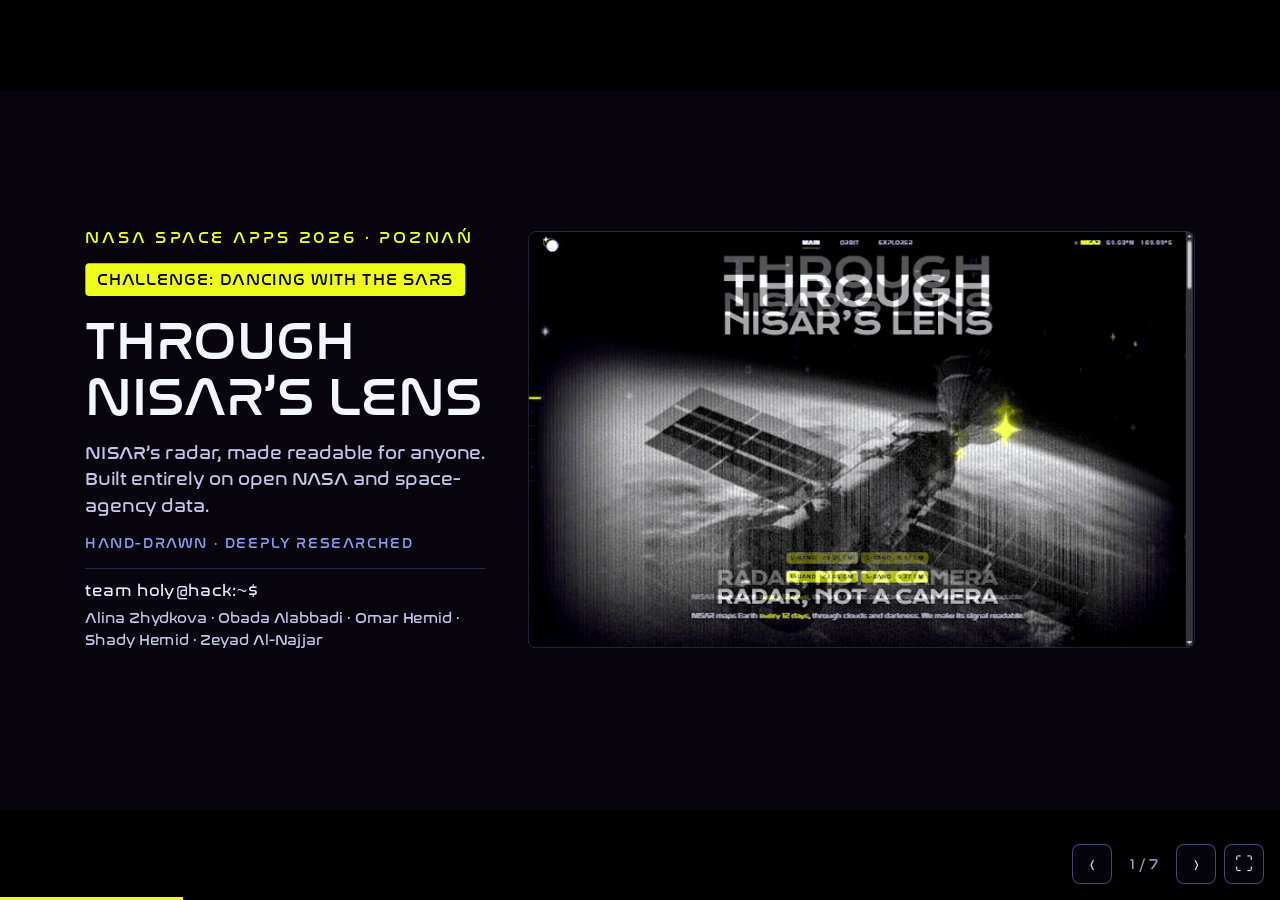
<file: presentation/index.html>
<!doctype html>
<html lang="en">
<head>
<meta charset="utf-8">
<meta name="viewport" content="width=device-width, initial-scale=1">
<title>Through NISAR’s Lens · team holy@hack</title>
<meta name="description" content="NASA Space Apps 2026 · Challenge: Dancing with the Sars · team holy@hack">
<link rel="preload" href="fonts/Nasalization.otf" as="font" type="font/otf" crossorigin>
<style>
@font-face { font-family: 'Nasalization'; src: url('fonts/Nasalization.otf') format('opentype'); font-display: block; }
:root { --void:#07040d; --plum:#150a24; --ice:#e6e9ff; --soft:#c3c5ea; --muted:#9a94bc; --peri:#8f9cf2; --hi:#eeff1a; }
* { margin:0; padding:0; box-sizing:border-box; }
html, body { height:100%; background:#000; overflow:hidden; font-family:'Nasalization', Arial, sans-serif; color:var(--ice); }
#stage { position:absolute; left:50%; top:50%; width:1920px; height:1080px; transform-origin:0 0; }
.slide { position:absolute; inset:0; padding:128px 128px 160px; background:var(--void); opacity:0; visibility:hidden; transition:opacity .45s ease, visibility 0s .45s; }
.slide.alt { background:var(--plum); }
.slide.active { opacity:1; visibility:visible; transition:opacity .45s ease; }
h1, h2 { font-weight:400; text-transform:uppercase; color:#f4f6ff; }
.eyebrow { font-size:24px; letter-spacing:.2em; text-transform:uppercase; color:var(--hi); }
.row { display:flex; gap:64px; align-items:center; margin-top:28px; }
.gif { width:1040px; height:650px; object-fit:contain; border-radius:12px; border:1px solid rgba(143,156,242,.35); background:#000; flex:none; }
.side { width:560px; display:flex; flex-direction:column; gap:22px; }
.side h2 { font-size:50px; line-height:1.1; }
.lead { font-size:28px; line-height:1.45; color:var(--soft); }
.pts { font-size:25px; line-height:1.45; padding-left:1.1em; display:flex; flex-direction:column; gap:10px; }
.src { font-size:24px; line-height:1.4; color:var(--peri); padding-top:16px; border-top:1px solid rgba(143,156,242,.35); }
.cover-row { display:flex; gap:64px; align-items:center; height:100%; }
.cover-text { width:600px; display:flex; flex-direction:column; gap:24px; flex:none; }
.cover-text h1 { font-size:80px; line-height:1.05; }
.cover-text .lead { font-size:27px; }
.challenge { font-size:24px; letter-spacing:.06em; text-transform:uppercase; color:var(--void); background:var(--hi); padding:10px 18px; border-radius:6px; align-self:flex-start; }
.made { font-size:21px; letter-spacing:.12em; text-transform:uppercase; color:var(--peri); }
.crew { display:flex; flex-direction:column; gap:10px; padding-top:18px; border-top:1px solid rgba(143,156,242,.35); }
.team { font-size:24px; letter-spacing:.04em; }
.names { font-size:22px; line-height:1.5; color:var(--soft); }
.cover-gif { width:1000px; height:625px; object-fit:contain; border-radius:12px; border:1px solid rgba(143,156,242,.35); background:#000; }
.slide.active .side, .slide.active .cover-text { animation:rise .7s ease-out .15s both; }
@keyframes rise { from { opacity:0; transform:translateY(18px); } }
#nav { position:fixed; right:16px; bottom:16px; display:flex; gap:8px; align-items:center; z-index:2; font-size:14px; color:var(--muted); }
#nav button { font:inherit; font-size:18px; width:40px; height:40px; border-radius:8px; border:1px solid rgba(143,156,242,.45); background:rgba(7,4,13,.8); color:var(--ice); cursor:pointer; }
#nav button:hover { border-color:var(--hi); color:var(--hi); }
#count { min-width:48px; text-align:center; }
#bar { position:fixed; left:0; bottom:0; height:3px; background:var(--hi); transition:width .3s; z-index:2; }
</style>
</head>
<body>
<div id="stage">

<section class="slide">
<div class="cover-row">
<div class="cover-text">
<p class="eyebrow">NASA Space Apps 2026 · Poznań</p>
<p class="challenge">Challenge: Dancing with the Sars</p>
<h1>Through NISAR’s Lens</h1>
<p class="lead">NISAR’s radar, made readable for anyone. Built entirely on open NASA and space-agency data.</p>
<p class="made">Hand-drawn · deeply researched</p>
<div class="crew">
<p class="team">team holy@hack:~$</p>
<p class="names">Alina Zhydkova · Obada Alabbadi · Omar Hemid · Shady Hemid · Zeyad Al-Najjar</p>
</div>
</div>
<img class="cover-gif" src="gifs/cover.gif" alt="Scrolling down the main page: the title Through NISAR’s Lens over a grainy photo of NISAR, the Take NISAR apart model and globe, down to the mission-control photo Unfolding the reflector">
</div>
</section>

<section class="slide alt">
<p class="eyebrow">Main page · 01</p>
<div class="row">
<img class="gif" src="gifs/take-apart.gif" alt="The white wireframe NISAR model coming apart into its modules, then a card opening for the radar antenna reflector" loading="lazy">
<div class="side">
<h2>Take NISAR apart</h2>
<p class="lead">You learn the satellite by playing with it.</p>
<ul class="pts">
<li>“Take apart” flies the modules out</li>
<li>Click a part: what it does, how big it is</li>
<li>Drag the modules back to rebuild it</li>
</ul>
<p class="src">Open data: NASA/JPL spacecraft drawings and specs</p>
</div>
</div>
</section>

<section class="slide">
<p class="eyebrow">Main page · 02</p>
<div class="row">
<img class="gif" src="gifs/radar.gif" alt="Scrolling from the clouds illustration, where the radar beam passes through a cloud layer, to the four surface drawings: lake, bare field, forest and city" loading="lazy">
<div class="side">
<h2>How radar sees</h2>
<p class="lead">Physics without formulas, drawn by hand.</p>
<ul class="pts">
<li>The beam passes through clouds and darkness</li>
<li>Four surfaces, four echoes: lake, field, forest, city</li>
<li>Pulse in red, echo back in cyan</li>
</ul>
<p class="src">Open data: NISAR’s L- and S-band specs, NASA and ISRO</p>
</div>
</div>
</section>

<section class="slide alt">
<p class="eyebrow">Main page · 03</p>
<div class="row">
<img class="gif" src="gifs/colours.gif" alt="A seam sliding left and right across a radar image of the flooded Amazon, revealing a colour map of water, forest, floating plants and flooded forest" loading="lazy">
<div class="side">
<h2>Radar colours, translated</h2>
<p class="lead">Drag the seam: radar on one side, meaning on the other.</p>
<ul class="pts">
<li>Water, forest, floating plants, flooded forest</li>
<li>Hover any pixel for a tip</li>
<li>The key shows each one’s share</li>
</ul>
<p class="src">Open data: NASA image PIA26112 and its colour legend</p>
</div>
</div>
</section>

<section class="slide">
<p class="eyebrow">Main page · 04</p>
<div class="row">
<img class="gif" src="gifs/knurow.gif" alt="The relief map of Poland with the Knurów pin, then the Knurów story scrolling sideways: the first mine shafts of 1903, a 1933 military map beside a 1997 aerial photo, the coal-removed versus ground-dropped chart, the hollows filling with water, and the 2026 NISAR radar showing where the town is sinking now" loading="lazy">
<div class="side">
<h2>Under our feet: Knurów</h2>
<p class="lead">Pick a pin, scroll a researched story sideways.</p>
<ul class="pts">
<li>Coal mining since 1903: up to 18 m sunk</li>
<li>1933 map vs today: 9 m lower</li>
<li>NISAR 2026: where it sinks now, every 12 days</li>
</ul>
<p class="src">Open data: NISAR radar, Polish archive maps, aerial photos and laser-scanned terrain</p>
</div>
</div>
</section>

<section class="slide alt">
<p class="eyebrow">Orbit page</p>
<div class="row">
<img class="gif" src="gifs/orbit.gif" alt="A 3D globe with NISAR flying along its orbit at 5 minutes per second, with the live panel updating the time, track and the point below the satellite" loading="lazy">
<div class="side">
<h2>NISAR’s orbit, live</h2>
<p class="lead">See where NISAR is right now.</p>
<ul class="pts">
<li>Play at real speed, 2 or 5 min per second</li>
<li>The strip it images glows behind it</li>
<li>“Now” flies the camera to NISAR</li>
</ul>
<p class="src">Open data: NASA’s NISAR orbit data</p>
</div>
</div>
</section>

<section class="slide">
<p class="eyebrow">Explorer page</p>
<div class="row">
<img class="gif" src="gifs/explorer.gif" alt="The Explorer over Poznań: the next-pass box, the NISAR image areas over western Poland, a click listing the frames over that spot, then frame T158 F028 highlighted and its real radar image laid on the map" loading="lazy">
<div class="side">
<h2>The Explorer</h2>
<p class="lead">Search NASA’s real NISAR archive on a 3D globe.</p>
<ul class="pts">
<li>Pick a place: see the next pass</li>
<li>Open a frame: its radar image on the map</li>
<li>Download exactly that product</li>
</ul>
<p class="src">Open data: NASA archive at the Alaska Satellite Facility, NISAR observation plan</p>
</div>
</div>
</section>

</div>
<div id="nav"><button id="prev" aria-label="Previous slide">‹</button><span id="count"></span><button id="next" aria-label="Next slide">›</button><button id="fs" aria-label="Fullscreen">⛶</button></div>
<div id="bar"></div>
<script>
const stage = document.getElementById('stage'), slides = [...document.querySelectorAll('.slide')];
let i = Math.max(0, Math.min(slides.length - 1, (parseInt(location.hash.slice(1)) || 1) - 1));
function fit() { const s = Math.min(innerWidth / 1920, innerHeight / 1080); stage.style.transform = `scale(${s}) translate(-50%,-50%)`; }
function show(n) {
  i = Math.max(0, Math.min(slides.length - 1, n));
  slides.forEach((s, k) => s.classList.toggle('active', k === i));
  document.getElementById('count').textContent = `${i + 1} / ${slides.length}`;
  document.getElementById('bar').style.width = `${(i + 1) / slides.length * 100}%`;
  history.replaceState(null, '', '#' + (i + 1));
}
addEventListener('resize', fit);
addEventListener('keydown', e => {
  if (['ArrowRight', 'PageDown', ' ', 'Enter'].includes(e.key)) { e.preventDefault(); show(i + 1); }
  if (['ArrowLeft', 'PageUp', 'Backspace'].includes(e.key)) { e.preventDefault(); show(i - 1); }
  if (e.key === 'Home') show(0); if (e.key === 'End') show(slides.length - 1);
});
document.getElementById('next').onclick = () => show(i + 1);
document.getElementById('prev').onclick = () => show(i - 1);
document.getElementById('fs').onclick = () => document.fullscreenElement ? document.exitFullscreen() : document.documentElement.requestFullscreen?.();
stage.addEventListener('click', e => show(e.clientX > innerWidth / 3 ? i + 1 : i - 1));
let x0 = null;
addEventListener('touchstart', e => x0 = e.touches[0].clientX, { passive: true });
addEventListener('touchend', e => { if (x0 === null) return; const d = e.changedTouches[0].clientX - x0; if (Math.abs(d) > 40) show(d < 0 ? i + 1 : i - 1); x0 = null; });
fit(); show(i);
</script>
</body>
</html>
</file>
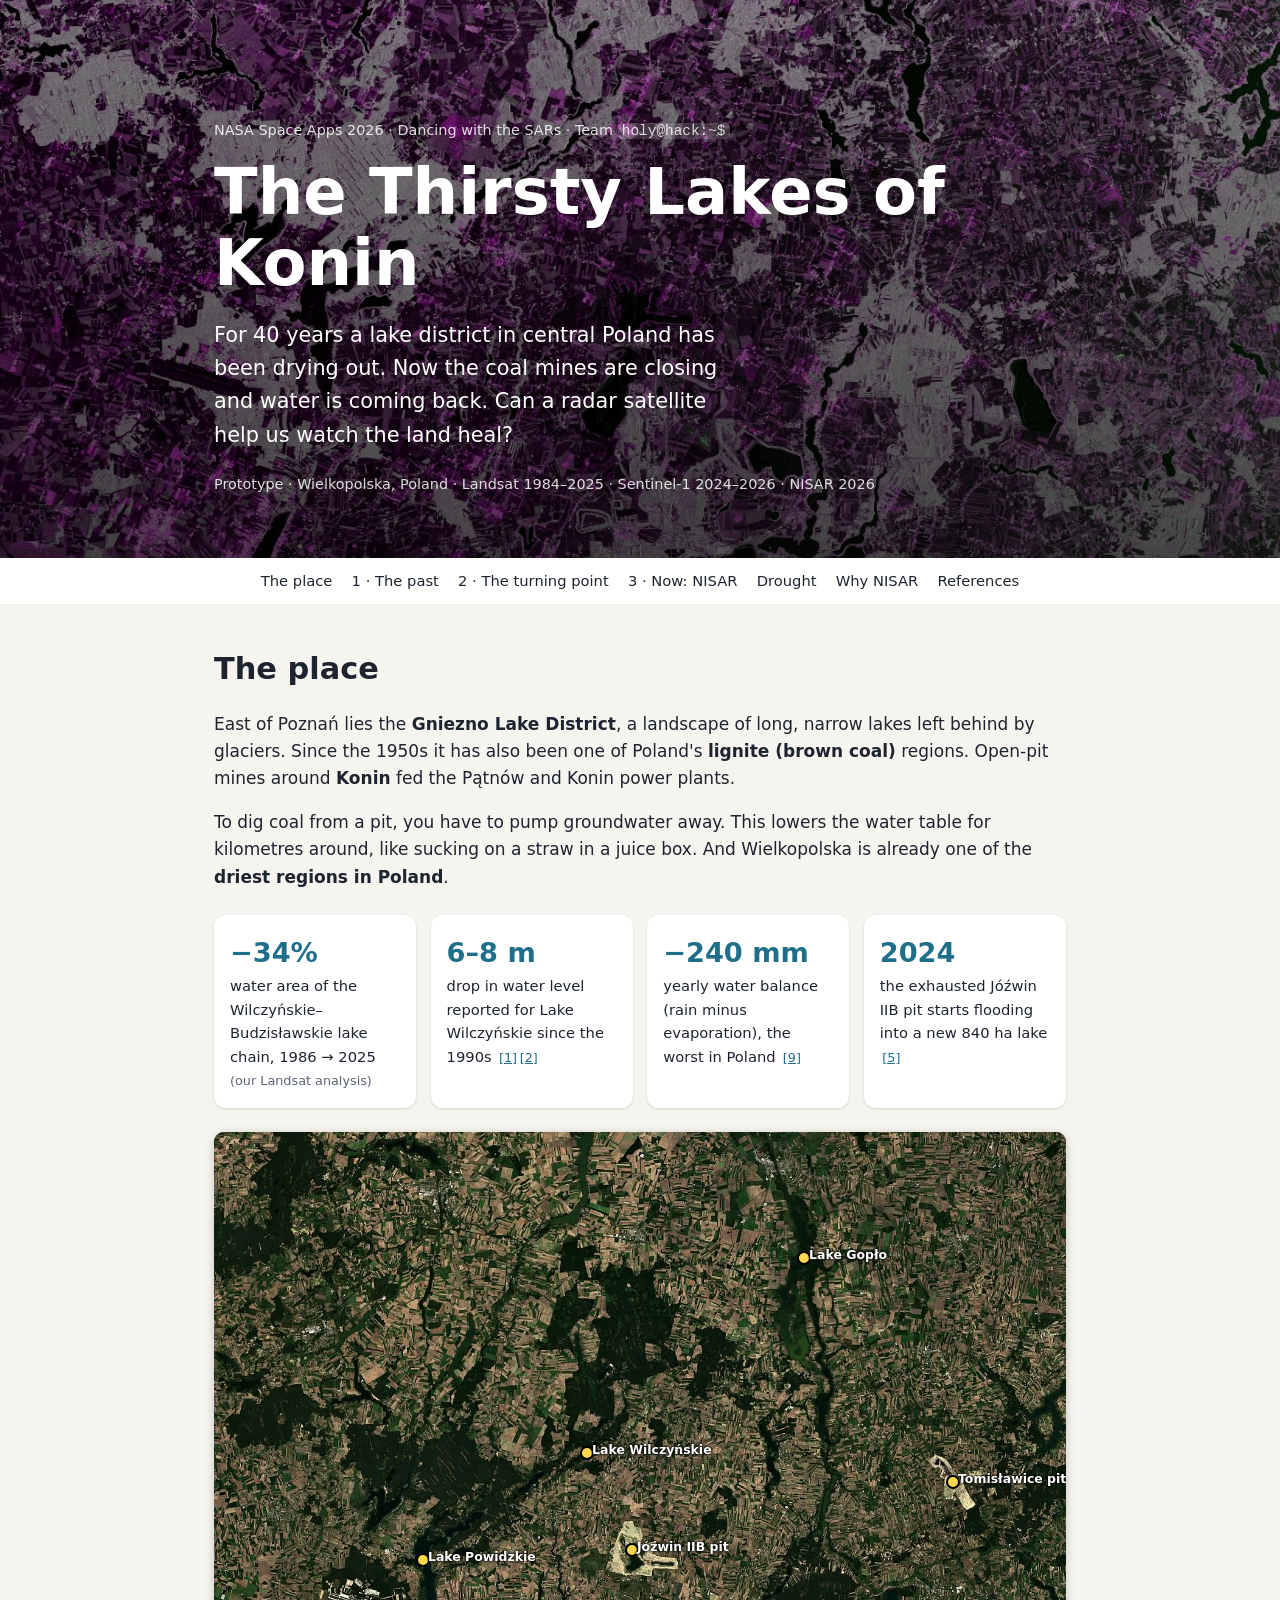
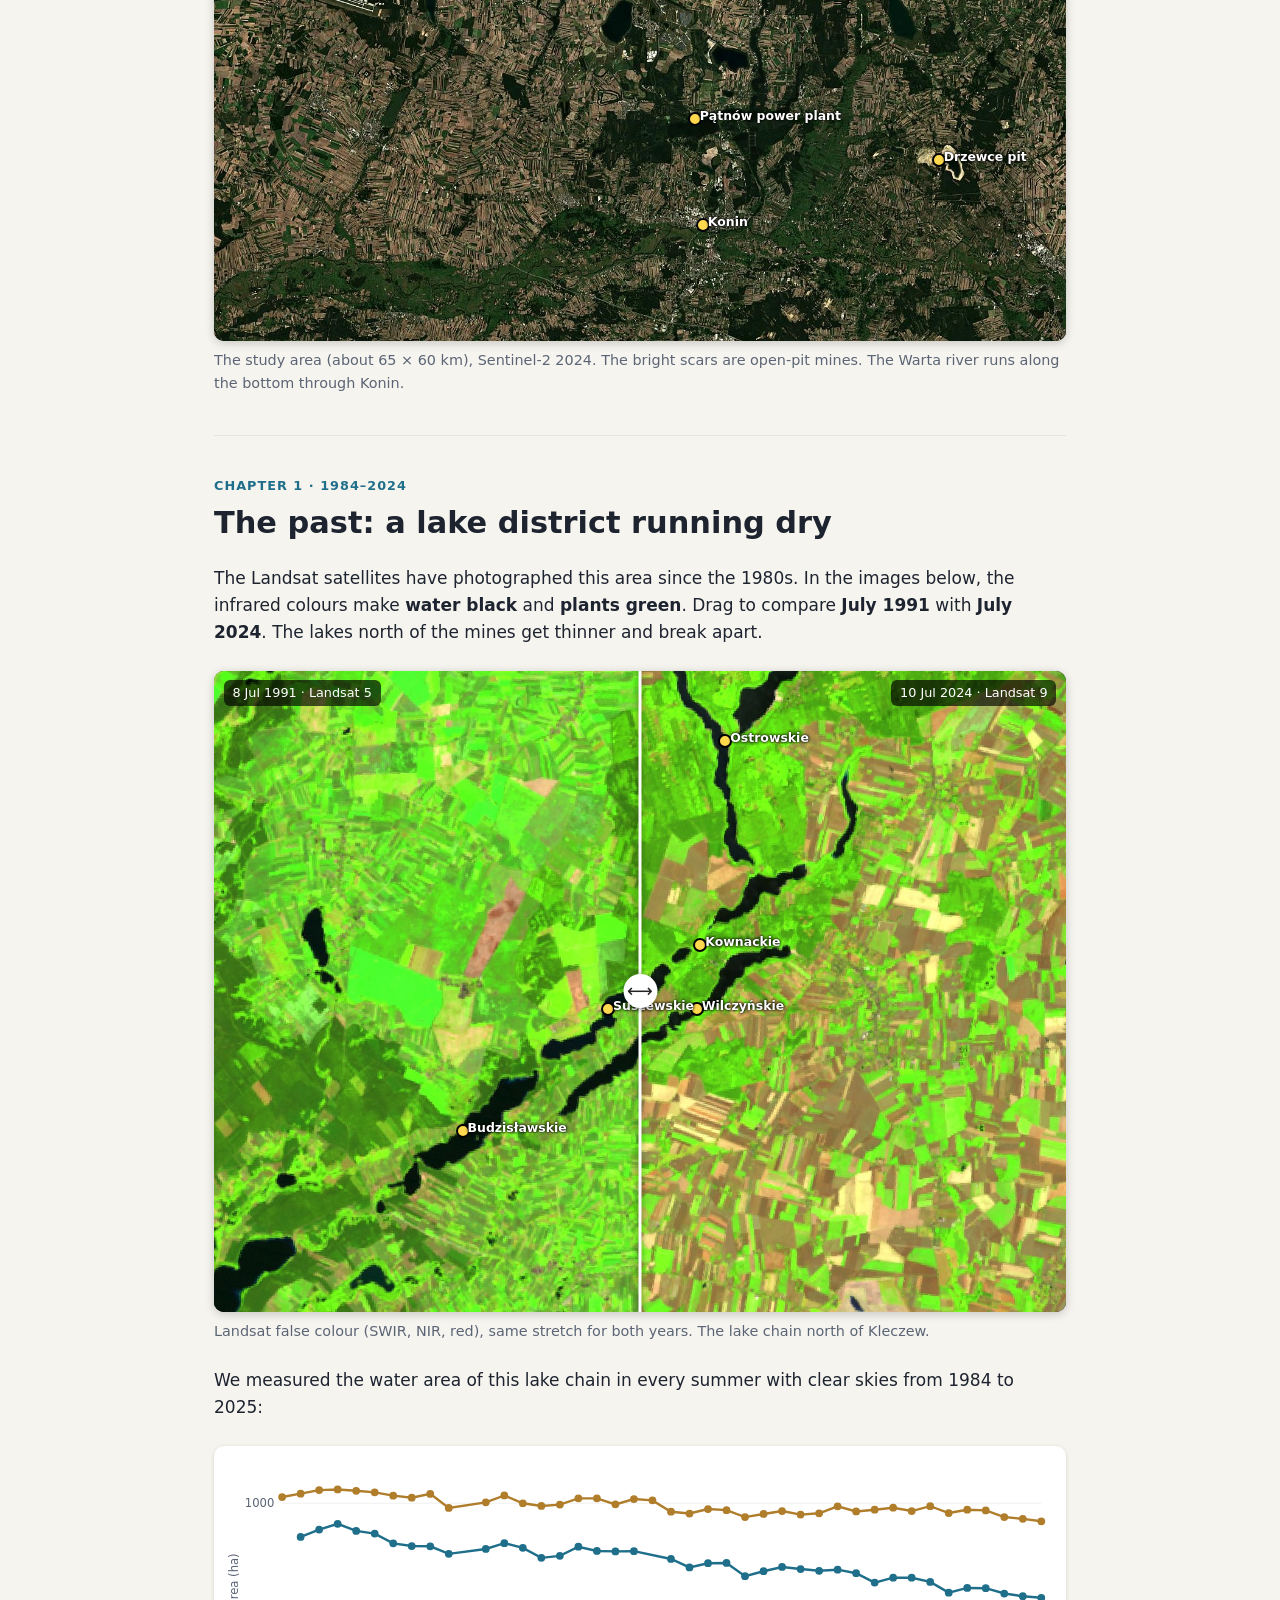
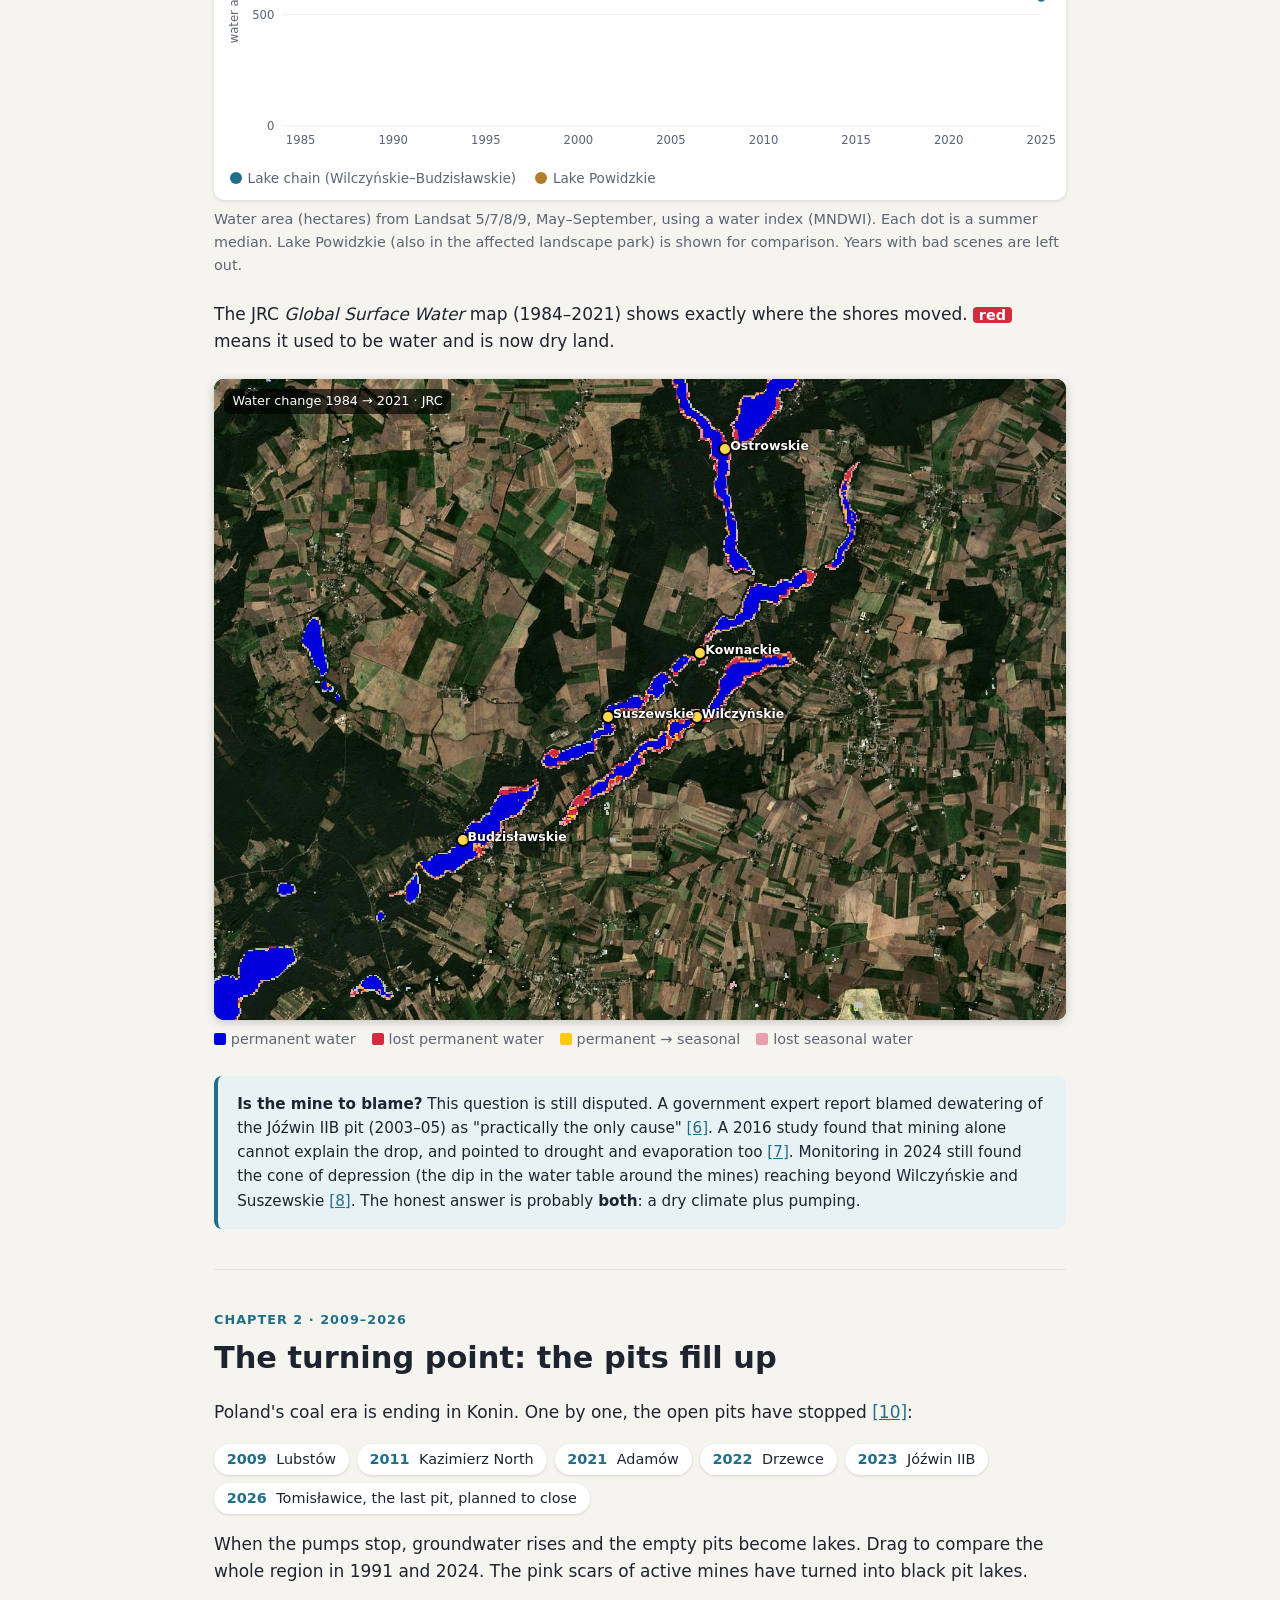
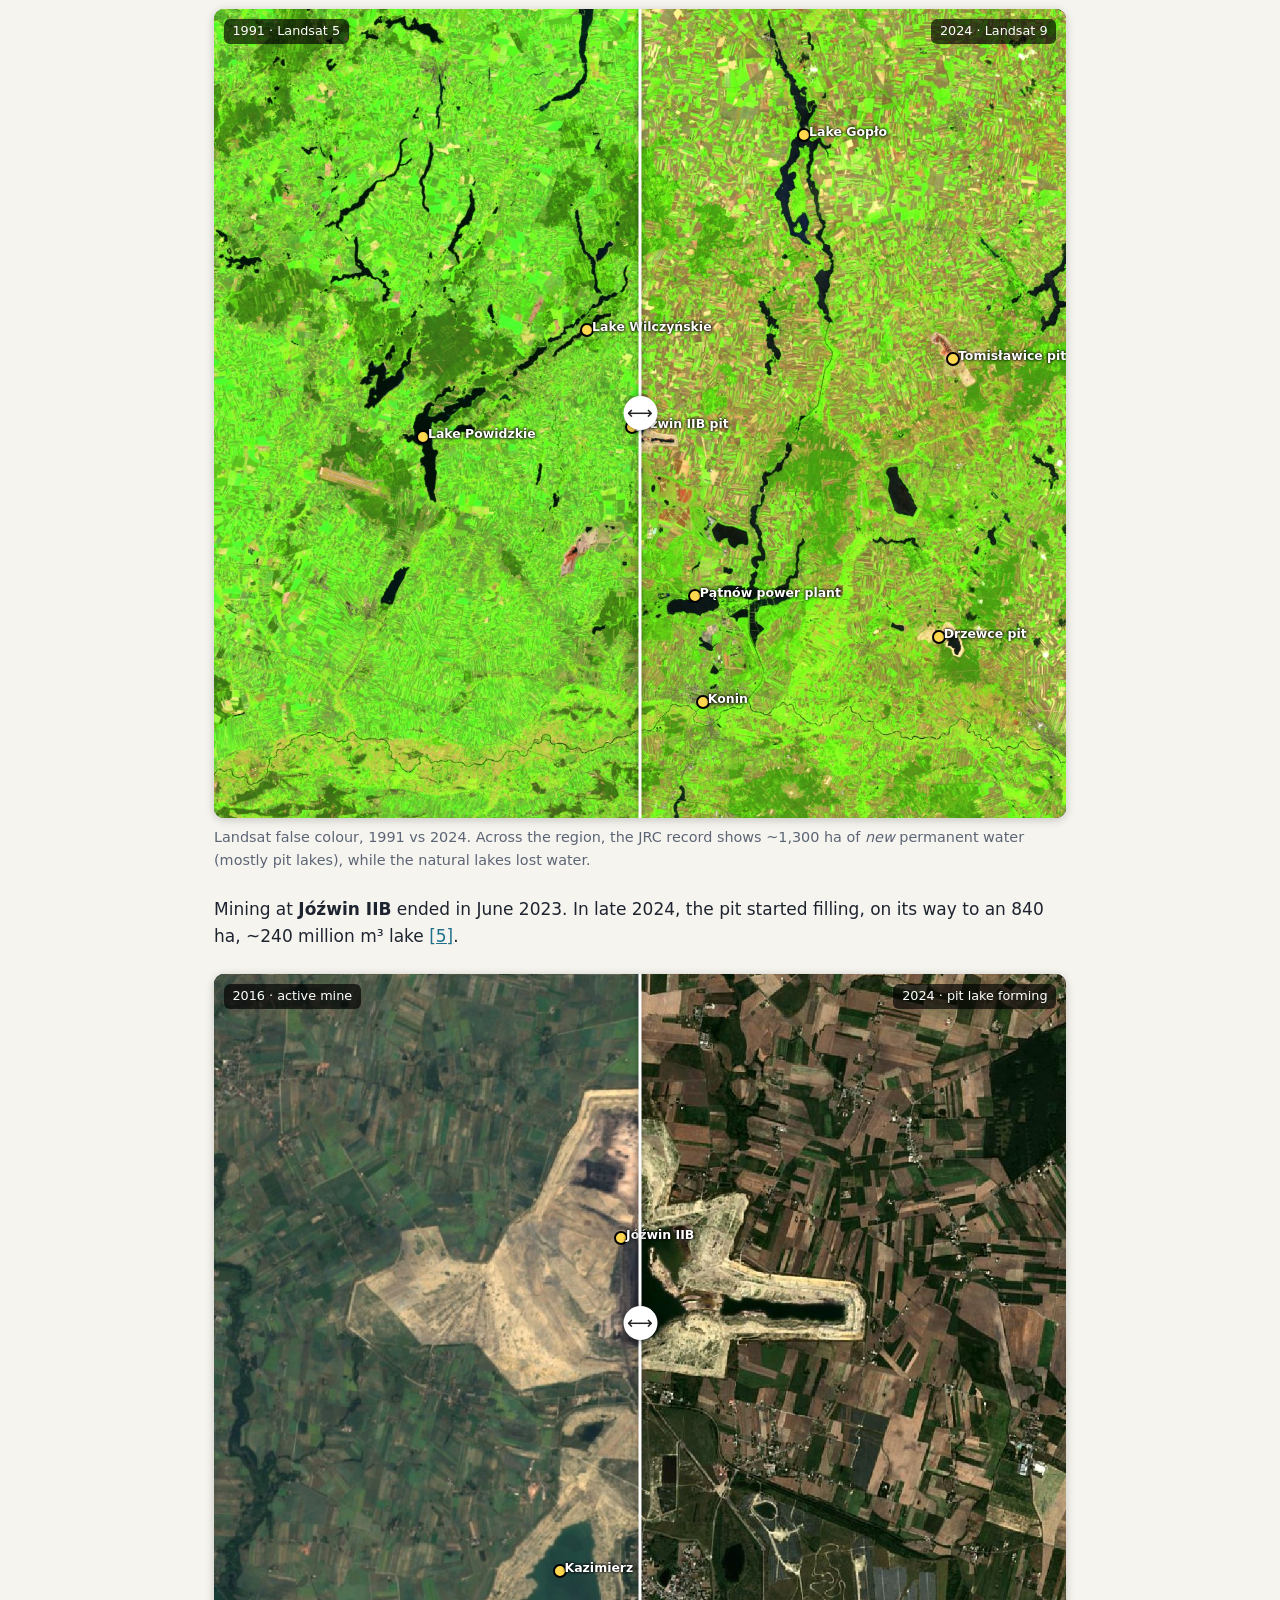
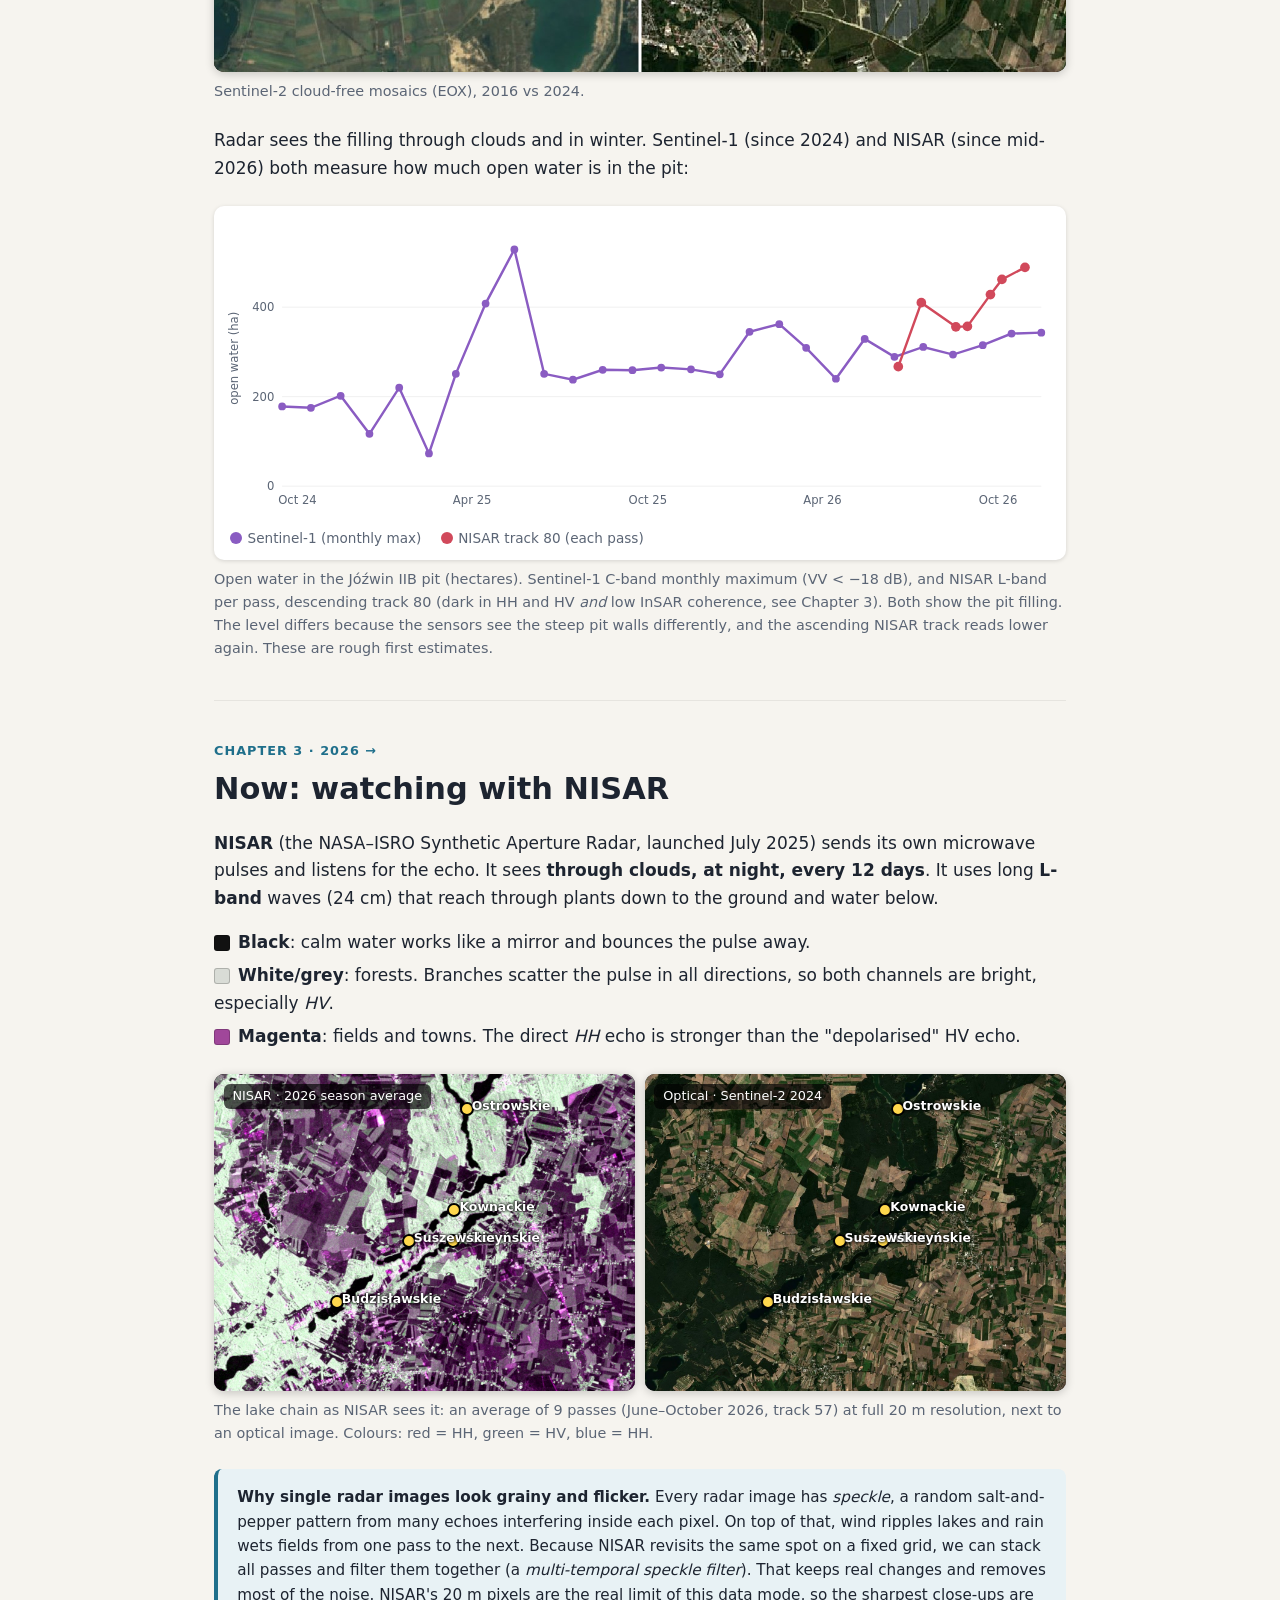
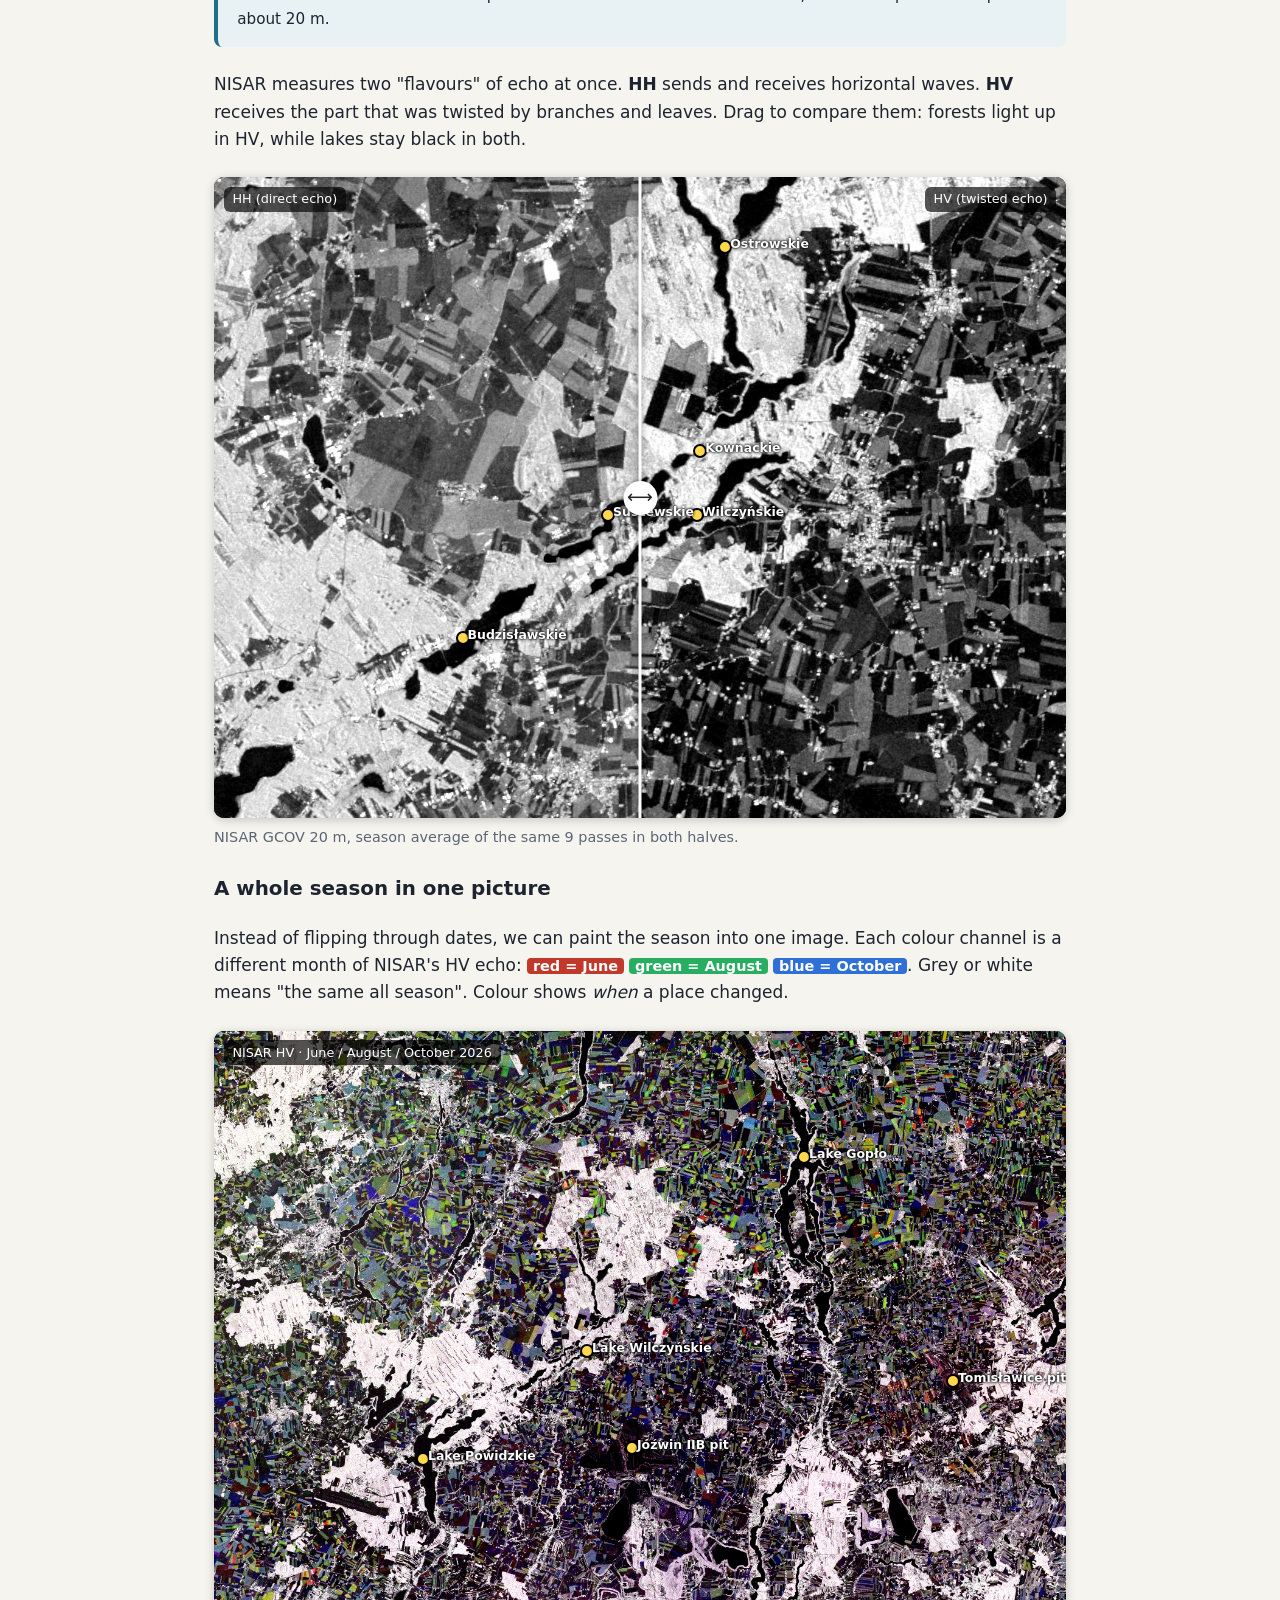
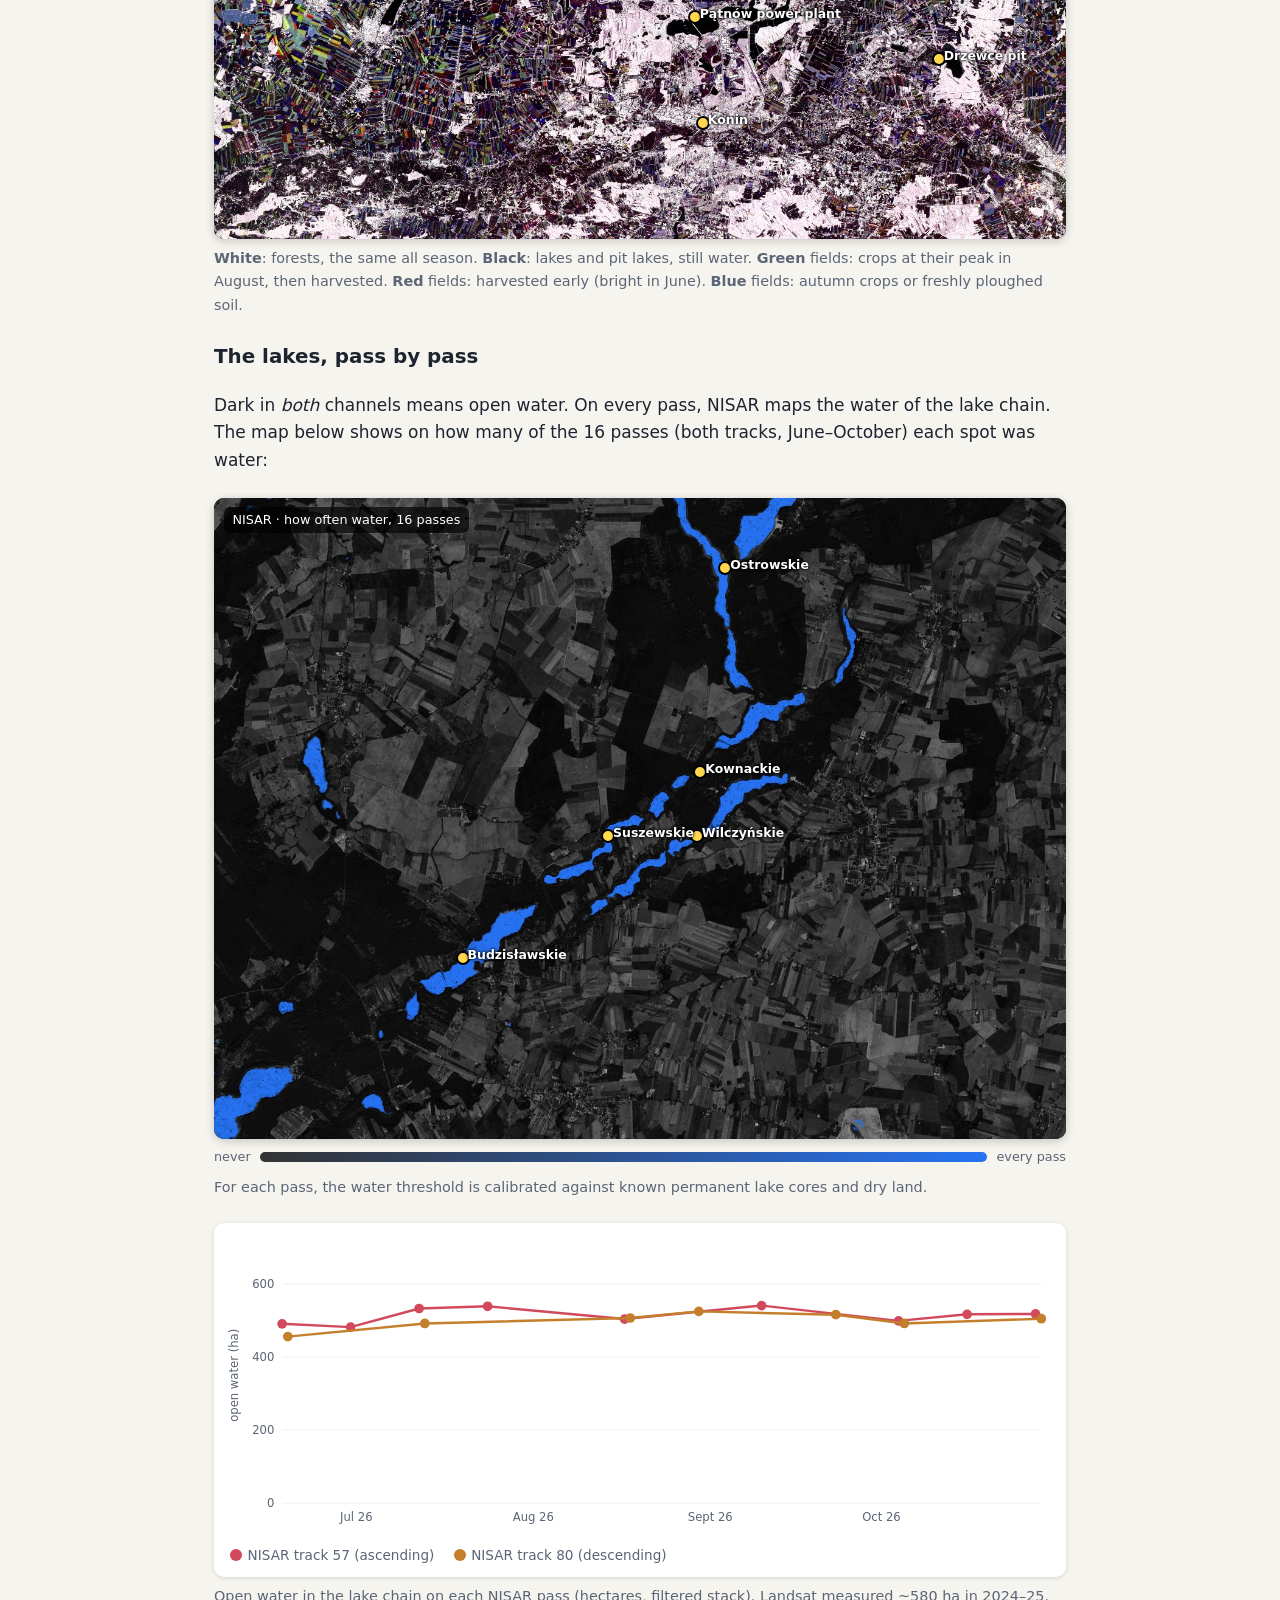
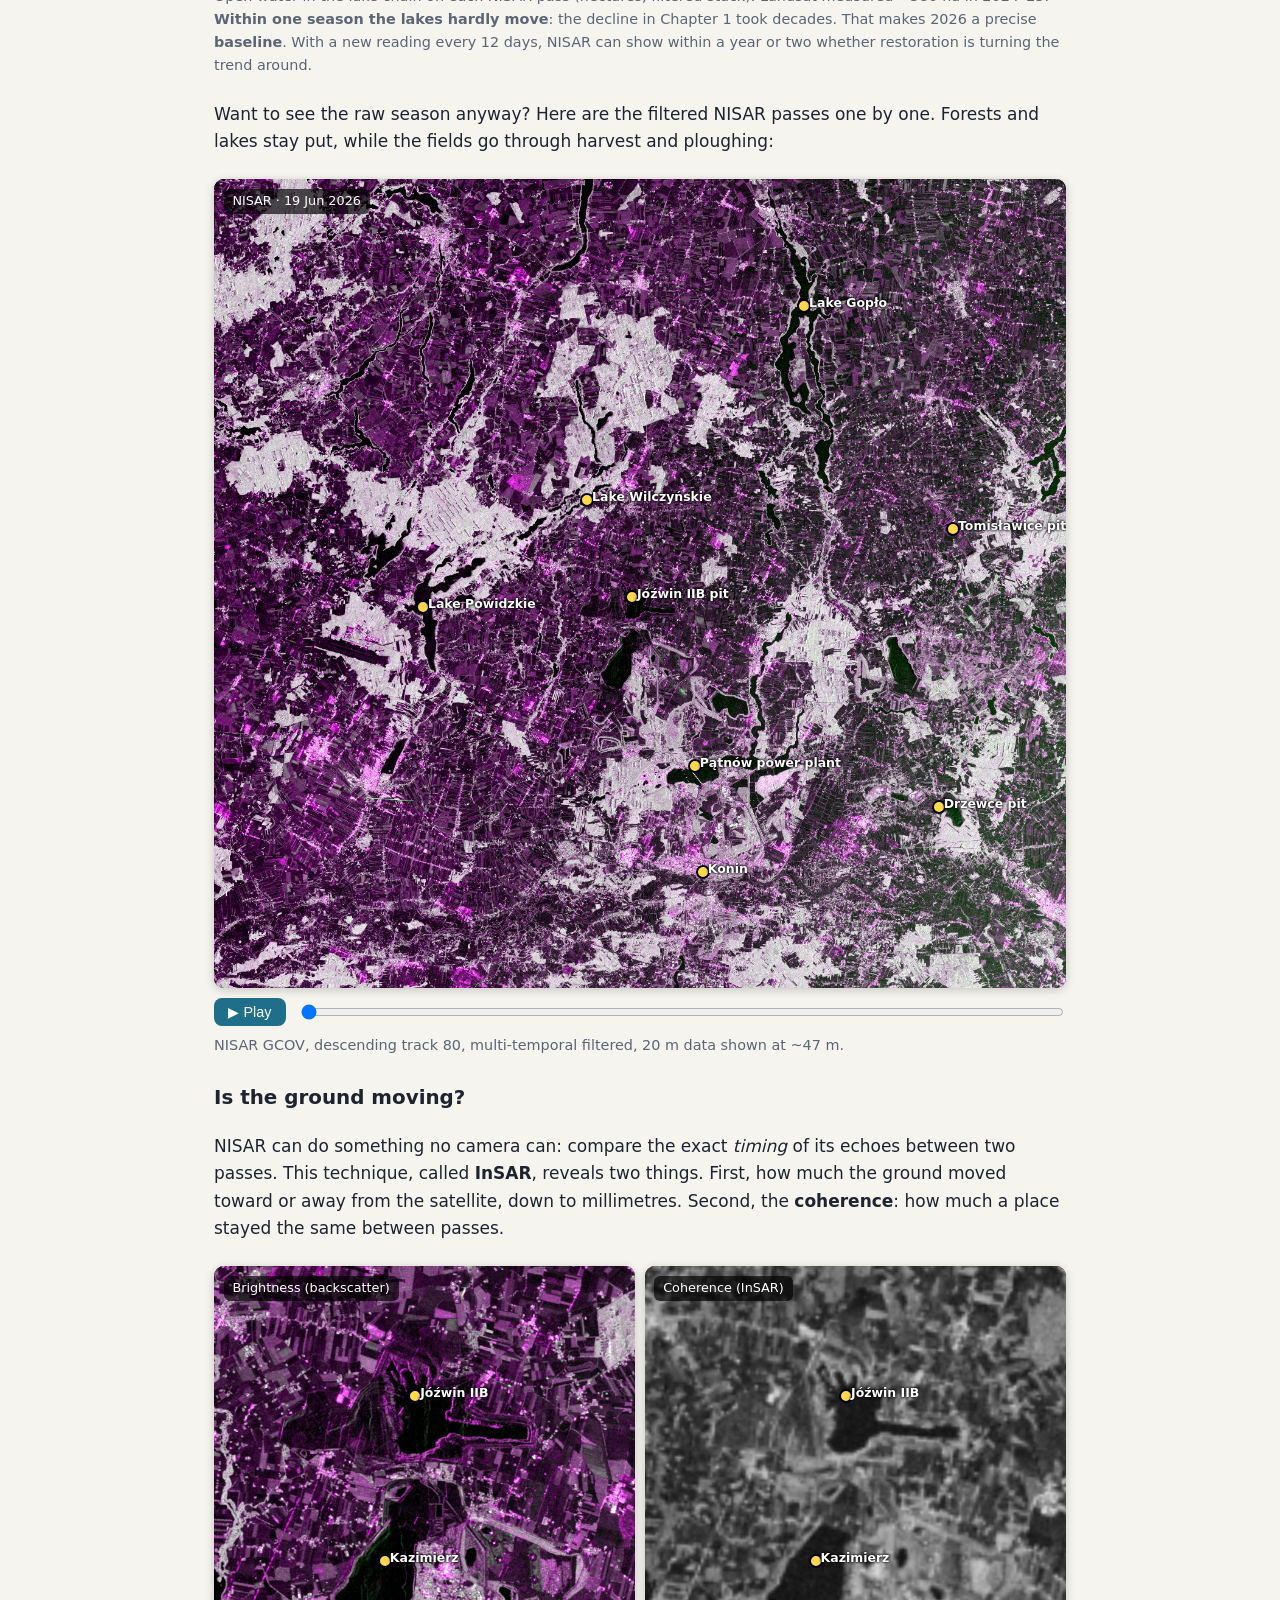
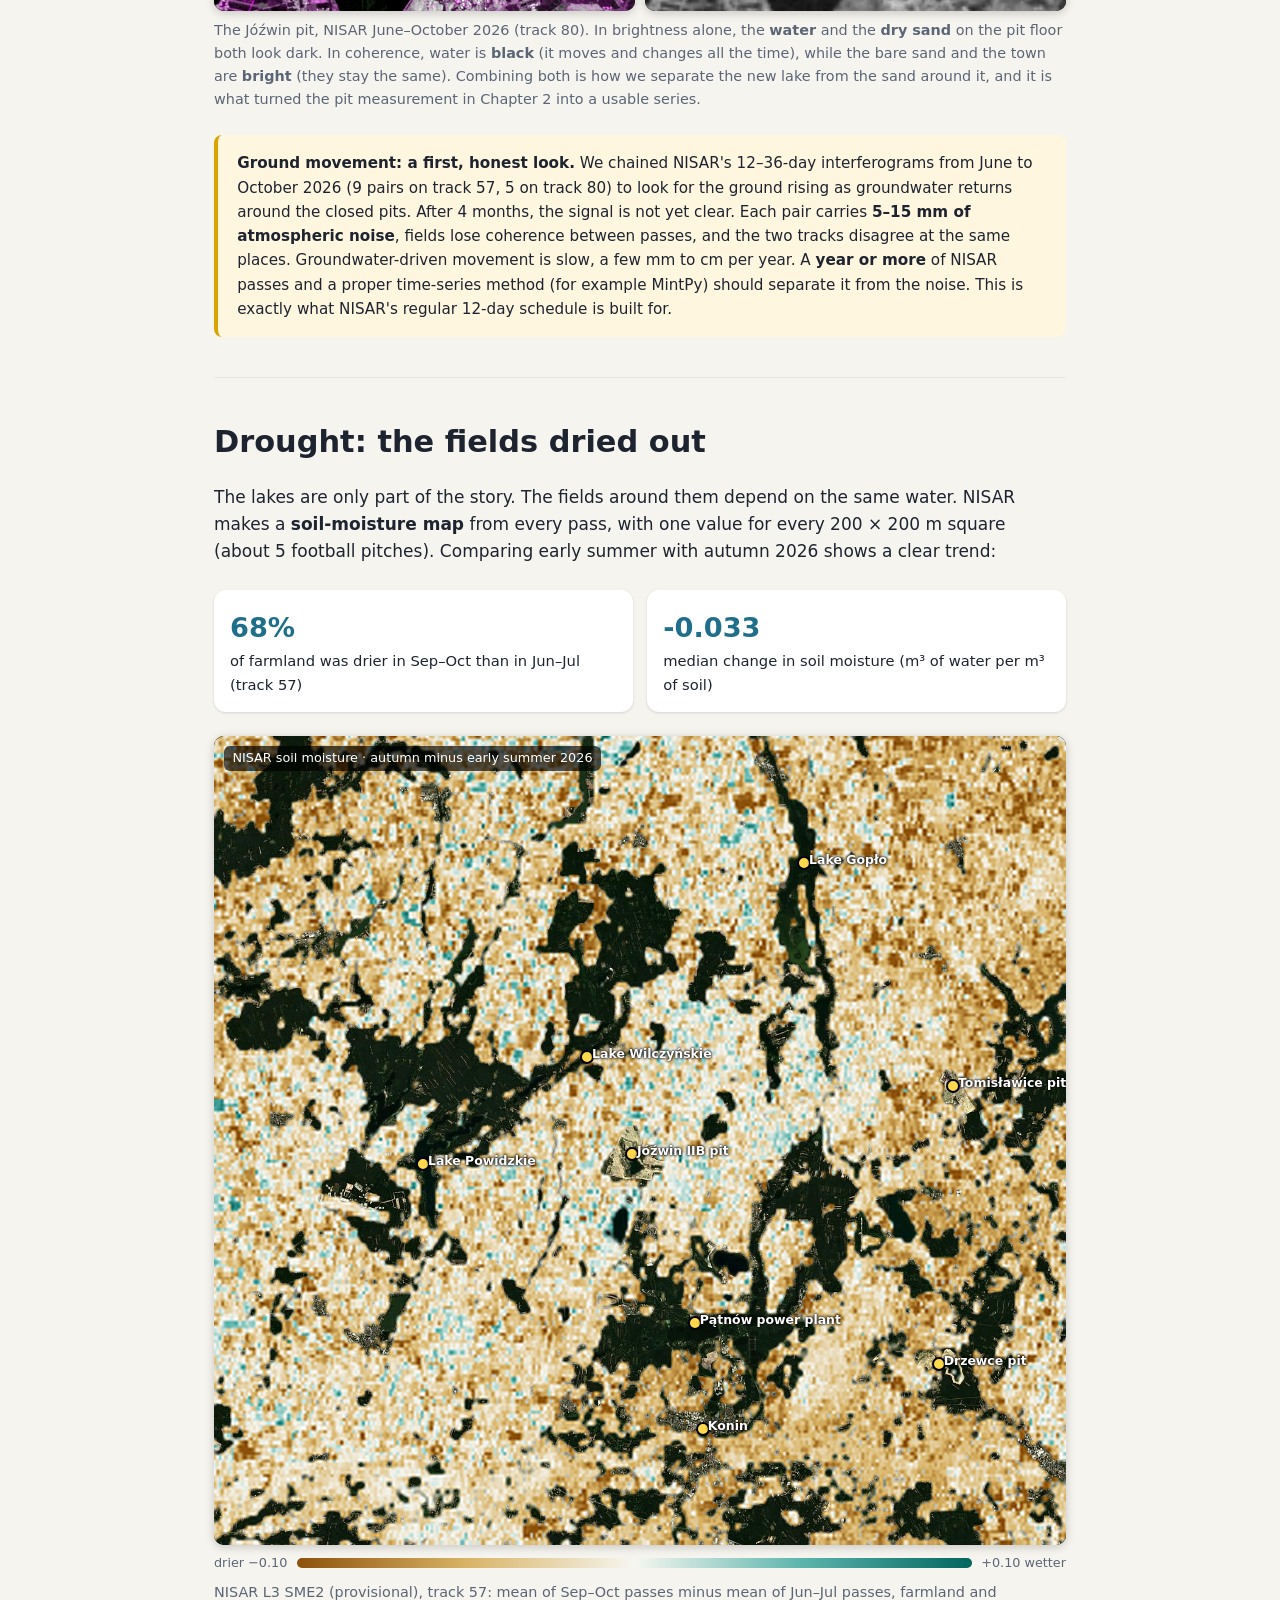
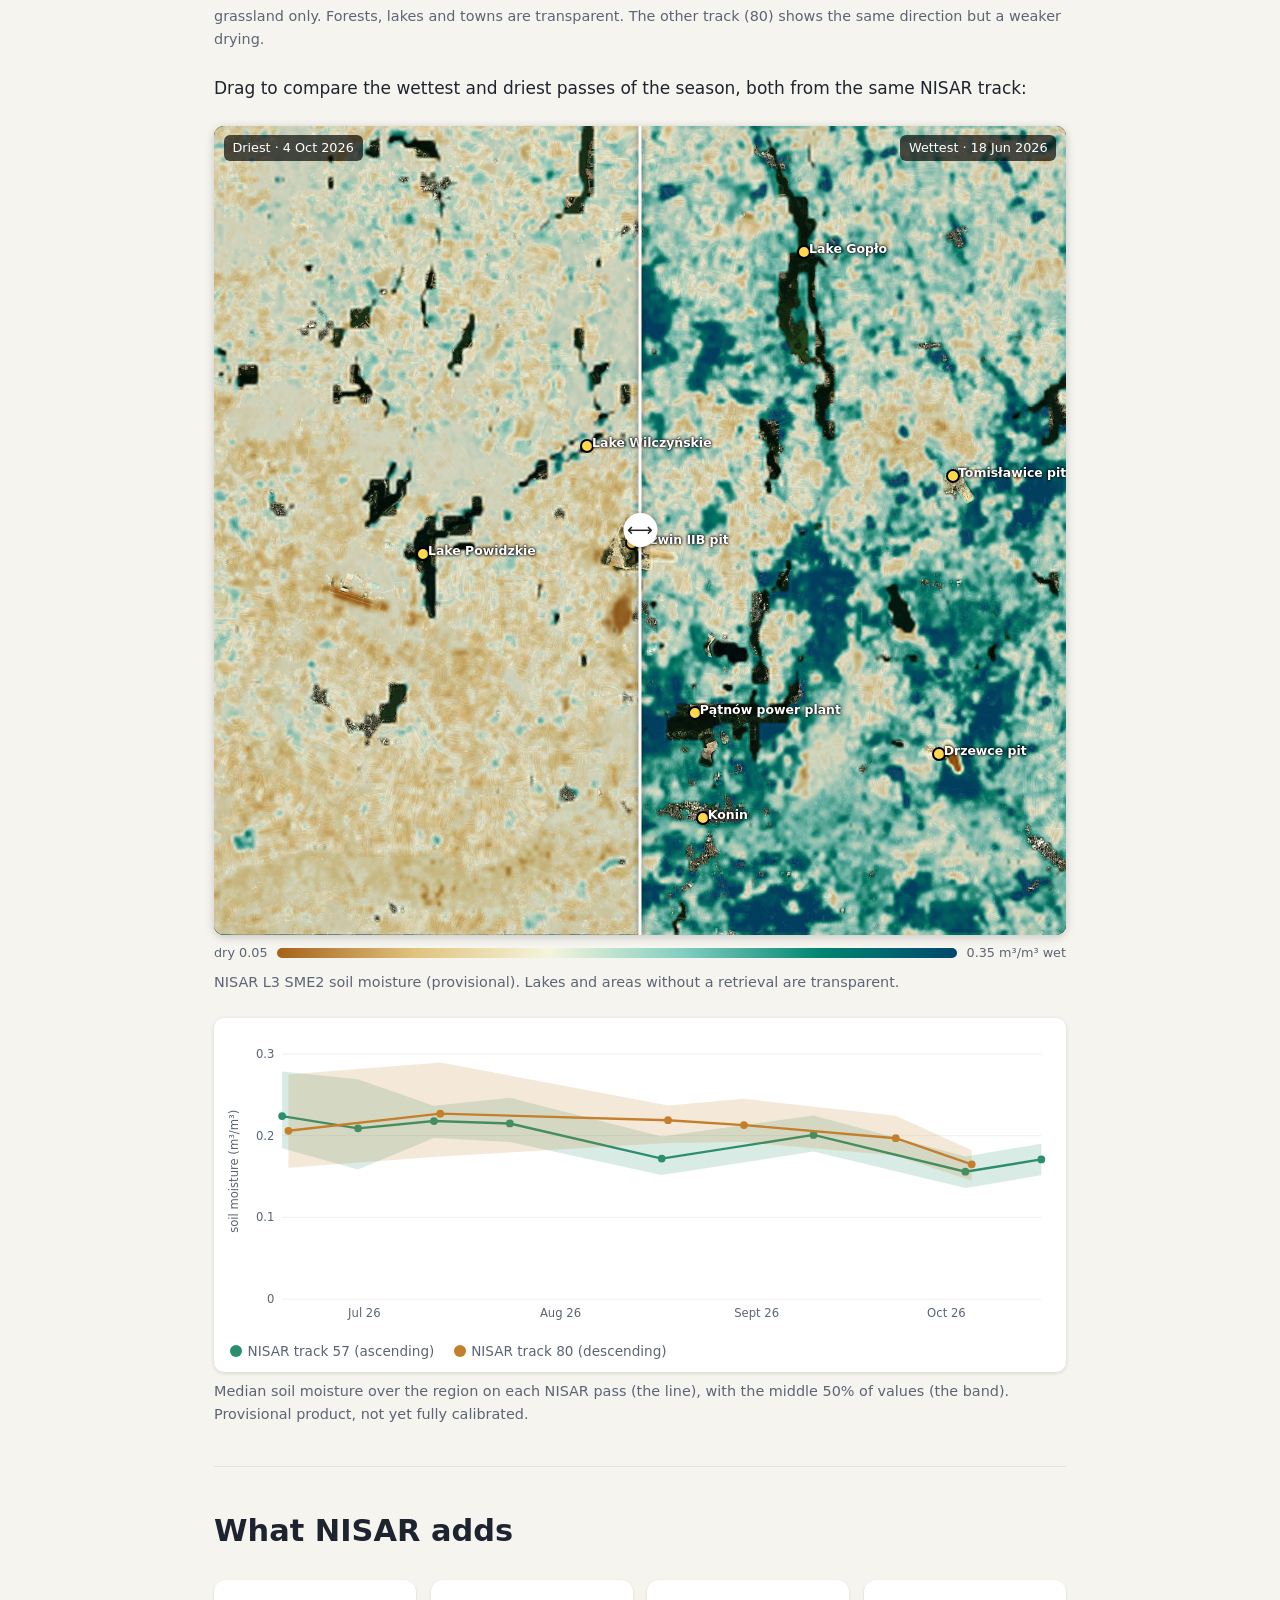
<file: site/index.html>
<!doctype html>
<html lang="en">
<head>
<meta charset="utf-8">
<meta name="viewport" content="width=device-width, initial-scale=1">
<title>The Thirsty Lakes of Konin — a NISAR radar story</title>
<link rel="stylesheet" href="style.css">
</head>
<body>

<header class="hero">
  <div class="hero-inner">
    <p class="kicker">NASA Space Apps 2026 · Dancing with the SARs · Team <code>holy@hack:~$</code></p>
    <h1>The Thirsty Lakes of Konin</h1>
    <p class="sub">For 40 years a lake district in central Poland has been drying out. Now the coal mines are closing and water is coming back.
      Can a radar satellite help us watch the land heal?</p>
    <p class="note">Prototype · Wielkopolska, Poland · Landsat 1984–2025 · Sentinel-1 2024–2026 · NISAR 2026</p>
  </div>
</header>

<nav class="toc">
  <a href="#intro">The place</a>
  <a href="#past">1 · The past</a>
  <a href="#turn">2 · The turning point</a>
  <a href="#now">3 · Now: NISAR</a>
  <a href="#soil">Drought</a>
  <a href="#value">Why NISAR</a>
  <a href="#refs">References</a>
</nav>

<main>

<section id="intro">
  <h2>The place</h2>
  <p>East of Poznań lies the <b>Gniezno Lake District</b>, a landscape of long, narrow lakes left behind by glaciers. Since the 1950s it has also been
    one of Poland's <b>lignite (brown coal)</b> regions. Open-pit mines around <b>Konin</b> fed the Pątnów and Konin power plants.</p>
  <p>To dig coal from a pit, you have to pump groundwater away. This lowers the water table for kilometres around, like sucking on a straw in a juice box.
    And Wielkopolska is already one of the <b>driest regions in Poland</b>.</p>
  <div class="cards">
    <div class="card"><div class="big">−34%</div>water area of the Wilczyńskie–Budzisławskie lake chain, 1986 → 2025 <span class="src">(our Landsat analysis)</span></div>
    <div class="card"><div class="big">6–8 m</div>drop in water level reported for Lake Wilczyńskie since the 1990s <a href="#r-przeglad">[1]</a><a href="#r-portal">[2]</a></div>
    <div class="card"><div class="big">−240 mm</div>yearly water balance (rain minus evaporation), the worst in Poland <a href="#r-cdr">[9]</a></div>
    <div class="card"><div class="big">2024</div>the exhausted Jóźwin IIB pit starts flooding into a new 840 ha lake <a href="#r-niezalezna">[5]</a></div>
  </div>
  <figure>
    <div class="map" data-bbox="17.70,52.15,18.65,52.70" data-markers="region">
      <img src="img/s2_2024.jpg" alt="Sentinel-2 cloud-free image of the Konin region, 2024">
    </div>
    <figcaption>The study area (about 65 × 60 km), Sentinel-2 2024. The bright scars are open-pit mines. The Warta river runs along the bottom through Konin.</figcaption>
  </figure>
</section>

<section id="past">
  <p class="chapter">Chapter 1 · 1984–2024</p>
  <h2>The past: a lake district running dry</h2>
  <p>The Landsat satellites have photographed this area since the 1980s. In the images below, the infrared colours make <b>water black</b> and <b>plants green</b>.
    Drag to compare <b>July 1991</b> with <b>July 2024</b>. The lakes north of the mines get thinner and break apart.</p>
  <figure>
    <div class="compare map" data-bbox="17.98,52.43,18.22,52.54" data-markers="lakes">
      <img src="img/lakes_landsat_2024_fc.jpg" alt="Lakes in 2024 (Landsat 9)">
      <img class="top" src="img/lakes_landsat_1991_fc.jpg" alt="Lakes in 1991 (Landsat 5)">
      <span class="tag l">8 Jul 1991 · Landsat 5</span><span class="tag r">10 Jul 2024 · Landsat 9</span>
      <input type="range" min="0" max="100" value="50" aria-label="Compare slider">
    </div>
    <figcaption>Landsat false colour (SWIR, NIR, red), same stretch for both years. The lake chain north of Kleczew.</figcaption>
  </figure>

  <p>We measured the water area of this lake chain in every summer with clear skies from 1984 to 2025:</p>
  <figure>
    <div class="chart" id="chart-lakes"></div>
    <figcaption>Water area (hectares) from Landsat 5/7/8/9, May–September, using a water index (MNDWI). Each dot is a summer median.
      Lake Powidzkie (also in the affected landscape park) is shown for comparison. Years with bad scenes are left out.</figcaption>
  </figure>

  <p>The JRC <i>Global Surface Water</i> map (1984–2021) shows exactly where the shores moved. <span class="pill red">red</span> means it used to be water and is now dry land.</p>
  <figure>
    <div class="map" data-bbox="17.98,52.43,18.22,52.54" data-markers="lakes">
      <img src="img/lakes_jrc_on_s2_2024.jpg" alt="Water change 1984–2021 over the lakes">
      <span class="tag l">Water change 1984 → 2021 · JRC</span>
    </div>
    <figcaption><span class="jrc-legend">
      <span><i style="background:#0000dd"></i>permanent water</span>
      <span><i style="background:#d12d3e"></i>lost permanent water</span>
      <span><i style="background:#ffc90e"></i>permanent → seasonal</span>
      <span><i style="background:#e6a1aa"></i>lost seasonal water</span></span></figcaption>
  </figure>

  <div class="callout">
    <b>Is the mine to blame?</b> This question is still disputed.
    A government expert report blamed dewatering of the Jóźwin IIB pit (2003–05) as "practically the only cause" <a href="#r-sejm">[6]</a>.
    A 2016 study found that mining alone cannot explain the drop, and pointed to drought and evaporation too <a href="#r-2016">[7]</a>.
    Monitoring in 2024 still found the cone of depression (the dip in the water table around the mines) reaching beyond Wilczyńskie and Suszewskie <a href="#r-pgi2024">[8]</a>.
    The honest answer is probably <b>both</b>: a dry climate plus pumping.
  </div>
</section>

<section id="turn">
  <p class="chapter">Chapter 2 · 2009–2026</p>
  <h2>The turning point: the pits fill up</h2>
  <p>Poland's coal era is ending in Konin. One by one, the open pits have stopped <a href="#r-mine">[10]</a>:</p>
  <ol class="timeline">
    <li><b>2009</b> Lubstów</li><li><b>2011</b> Kazimierz North</li><li><b>2021</b> Adamów</li>
    <li><b>2022</b> Drzewce</li><li><b>2023</b> Jóźwin IIB</li><li><b>2026</b> Tomisławice, the last pit, planned to close</li>
  </ol>
  <p>When the pumps stop, groundwater rises and the empty pits become lakes. Drag to compare the whole region in 1991 and 2024.
    The pink scars of active mines have turned into black pit lakes.</p>
  <figure>
    <div class="compare map" data-bbox="17.70,52.15,18.65,52.70" data-markers="region">
      <img src="img/landsat_2024_fc.jpg" alt="Region 2024">
      <img class="top" src="img/landsat_1991_fc.jpg" alt="Region 1991">
      <span class="tag l">1991 · Landsat 5</span><span class="tag r">2024 · Landsat 9</span>
      <input type="range" min="0" max="100" value="50" aria-label="Compare slider">
    </div>
    <figcaption>Landsat false colour, 1991 vs 2024. Across the region, the JRC record shows ~1,300 ha of <i>new</i> permanent water (mostly pit lakes),
      while the natural lakes lost water.</figcaption>
  </figure>

  <p>Mining at <b>Jóźwin IIB</b> ended in June 2023. In late 2024, the pit started filling, on its way to an 840 ha, ~240 million m³ lake <a href="#r-niezalezna">[5]</a>.</p>
  <figure>
    <div class="compare map" data-bbox="18.08,52.36,18.26,52.45" data-markers="pit">
      <img src="img/pit_s2_2024.jpg" alt="2024">
      <img class="top" src="img/pit_s2_2016.jpg" alt="2016">
      <span class="tag l">2016 · active mine</span><span class="tag r">2024 · pit lake forming</span>
      <input type="range" min="0" max="100" value="50" aria-label="Compare slider">
    </div>
    <figcaption>Sentinel-2 cloud-free mosaics (EOX), 2016 vs 2024.</figcaption>
  </figure>
  <p>Radar sees the filling through clouds and in winter. Sentinel-1 (since 2024) and NISAR (since mid-2026) both measure how much open water is in the pit:</p>
  <figure>
    <div class="chart" id="chart-pit"></div>
    <figcaption>Open water in the Jóźwin IIB pit (hectares). Sentinel-1 C-band monthly maximum (VV &lt; −18 dB), and NISAR L-band per pass, descending track 80
      (dark in HH and HV <i>and</i> low InSAR coherence, see Chapter 3). Both show the pit filling. The level differs because the sensors see the steep pit walls
      differently, and the ascending NISAR track reads lower again. These are rough first estimates.</figcaption>
  </figure>
</section>

<section id="now">
  <p class="chapter">Chapter 3 · 2026 →</p>
  <h2>Now: watching with NISAR</h2>
  <p><b>NISAR</b> (the NASA–ISRO Synthetic Aperture Radar, launched July 2025) sends its own microwave pulses and listens for the echo.
    It sees <b>through clouds, at night, every 12 days</b>. It uses long <b>L-band</b> waves (24 cm) that reach through plants down to the ground and water below.</p>
  <ul class="legend-list">
    <li><span class="sw" style="background:#111"></span><b>Black</b>: calm water works like a mirror and bounces the pulse away.</li>
    <li><span class="sw" style="background:#d9dcd6"></span><b>White/grey</b>: forests. Branches scatter the pulse in all directions, so both channels are bright, especially <i>HV</i>.</li>
    <li><span class="sw" style="background:#a0479a"></span><b>Magenta</b>: fields and towns. The direct <i>HH</i> echo is stronger than the "depolarised" HV echo.</li>
  </ul>
  <figure>
    <div class="pair">
      <div class="map" data-bbox="17.98,52.43,18.22,52.54" data-markers="lakes">
        <img src="img/nisarmt_lakes_mean_t057.jpg" alt="NISAR season mean, 20 m"><span class="tag l">NISAR · 2026 season average</span>
      </div>
      <div class="map" data-bbox="17.98,52.43,18.22,52.54" data-markers="lakes">
        <img src="img/lakes_s2_2024.jpg" alt="Optical"><span class="tag l">Optical · Sentinel-2 2024</span>
      </div>
    </div>
    <figcaption>The lake chain as NISAR sees it: an average of 9 passes (June–October 2026, track 57) at full 20 m resolution, next to an optical image.
      Colours: red = HH, green = HV, blue = HH.</figcaption>
  </figure>

  <div class="callout">
    <b>Why single radar images look grainy and flicker.</b> Every radar image has <i>speckle</i>, a random salt-and-pepper pattern from many echoes
    interfering inside each pixel. On top of that, wind ripples lakes and rain wets fields from one pass to the next. Because NISAR revisits the same spot
    on a fixed grid, we can stack all passes and filter them together (a <i>multi-temporal speckle filter</i>). That keeps real changes and removes most
    of the noise. NISAR's 20 m pixels are the real limit of this data mode, so the sharpest close-ups are about 20 m.
  </div>

  <p>NISAR measures two "flavours" of echo at once. <b>HH</b> sends and receives horizontal waves. <b>HV</b> receives the part that was twisted by branches and leaves.
    Drag to compare them: forests light up in HV, while lakes stay black in both.</p>
  <figure>
    <div class="compare map" data-bbox="17.98,52.43,18.22,52.54" data-markers="lakes">
      <img src="img/nisarmt_lakes_meanhv_t057.jpg" alt="NISAR HV"><img class="top" src="img/nisarmt_lakes_meanhh_t057.jpg" alt="NISAR HH">
      <span class="tag l">HH (direct echo)</span><span class="tag r">HV (twisted echo)</span>
      <input type="range" min="0" max="100" value="50" aria-label="Compare slider">
    </div>
    <figcaption>NISAR GCOV 20 m, season average of the same 9 passes in both halves.</figcaption>
  </figure>

  <h3>A whole season in one picture</h3>
  <p>Instead of flipping through dates, we can paint the season into one image. Each colour channel is a different month of NISAR's HV echo:
    <span class="pill" style="background:#c0392b">red = June</span> <span class="pill" style="background:#27ae60">green = August</span>
    <span class="pill" style="background:#2e6fd8">blue = October</span>. Grey or white means "the same all season". Colour shows <i>when</i> a place changed.</p>
  <figure>
    <div class="map" data-bbox="17.70,52.15,18.65,52.70" data-markers="region">
      <img src="img/nisarmt_region_change_t057.jpg" alt="NISAR season change composite"><span class="tag l">NISAR HV · June / August / October 2026</span>
    </div>
    <figcaption><b>White</b>: forests, the same all season. <b>Black</b>: lakes and pit lakes, still water. <b>Green</b> fields: crops at their peak in August, then harvested.
      <b>Red</b> fields: harvested early (bright in June). <b>Blue</b> fields: autumn crops or freshly ploughed soil.</figcaption>
  </figure>

  <h3>The lakes, pass by pass</h3>
  <p>Dark in <i>both</i> channels means open water. On every pass, NISAR maps the water of the lake chain. The map below shows on how many of the 16 passes
    (both tracks, June–October) each spot was water:</p>
  <figure>
    <div class="map" data-bbox="17.98,52.43,18.22,52.54" data-markers="lakes">
      <img src="img/nisarmt_lakes_waterfreq.jpg" alt="NISAR water frequency"><span class="tag l">NISAR · how often water, 16 passes</span>
    </div>
    <div class="ramp"><span>never</span><i style="background:linear-gradient(90deg,#333,#2673f2)"></i><span>every pass</span></div>
    <figcaption>For each pass, the water threshold is calibrated against known permanent lake cores and dry land.</figcaption>
  </figure>
  <figure>
    <div class="chart" id="chart-nisar-lakes"></div>
    <figcaption>Open water in the lake chain on each NISAR pass (hectares, filtered stack). Landsat measured ~580 ha in 2024–25.
      <b>Within one season the lakes hardly move</b>: the decline in Chapter 1 took decades. That makes 2026 a precise <b>baseline</b>.
      With a new reading every 12 days, NISAR can show within a year or two whether restoration is turning the trend around.</figcaption>
  </figure>

  <p>Want to see the raw season anyway? Here are the filtered NISAR passes one by one. Forests and lakes stay put, while the fields go through harvest and ploughing:</p>
  <figure>
    <div class="timelapse map" data-bbox="17.70,52.15,18.65,52.70" data-markers="region" data-source="nisar-region">
      <img alt="NISAR time-lapse"><span class="tag l date"></span>
    </div>
    <div class="tl-controls"><button type="button" class="play">▶ Play</button><input type="range" min="0" max="0" value="0" aria-label="Date"></div>
    <figcaption>NISAR GCOV, descending track 80, multi-temporal filtered, 20 m data shown at ~47 m.</figcaption>
  </figure>

  <h3>Is the ground moving?</h3>
  <p>NISAR can do something no camera can: compare the exact <i>timing</i> of its echoes between two passes. This technique, called <b>InSAR</b>, reveals
    two things. First, how much the ground moved toward or away from the satellite, down to millimetres. Second, the <b>coherence</b>: how much a place stayed
    the same between passes.</p>
  <figure>
    <div class="pair">
      <div class="map" data-bbox="18.08,52.36,18.26,52.45" data-markers="pit">
        <img src="img/nisarmt_pit_mean_t080.jpg" alt="NISAR backscatter, Jóźwin pit"><span class="tag l">Brightness (backscatter)</span>
      </div>
      <div class="map" data-bbox="18.08,52.36,18.26,52.45" data-markers="pit">
        <img src="img/insar_coh_pit_t080.jpg" alt="NISAR coherence, Jóźwin pit"><span class="tag l">Coherence (InSAR)</span>
      </div>
    </div>
    <figcaption>The Jóźwin pit, NISAR June–October 2026 (track 80). In brightness alone, the <b>water</b> and the <b>dry sand</b> on the pit floor both look dark.
      In coherence, water is <b>black</b> (it moves and changes all the time), while the bare sand and the town are <b>bright</b> (they stay the same).
      Combining both is how we separate the new lake from the sand around it, and it is what turned the pit measurement in Chapter 2 into a usable series.</figcaption>
  </figure>
  <div class="callout warn">
    <b>Ground movement: a first, honest look.</b> We chained NISAR's 12–36-day interferograms from June to October 2026 (9 pairs on track 57, 5 on track 80)
    to look for the ground rising as groundwater returns around the closed pits. After 4 months, the signal is not yet clear. Each pair carries
    <b>5–15 mm of atmospheric noise</b>, fields lose coherence between passes, and the two tracks disagree at the same places.
    Groundwater-driven movement is slow, a few mm to cm per year. A <b>year or more</b> of NISAR passes and a proper time-series method (for example MintPy)
    should separate it from the noise. This is exactly what NISAR's regular 12-day schedule is built for.
  </div>
</section>

<section id="soil">
  <h2>Drought: the fields dried out</h2>
  <p>The lakes are only part of the story. The fields around them depend on the same water. NISAR makes a <b>soil-moisture map</b> from every pass,
    with one value for every 200 × 200 m square (about 5 football pitches). Comparing early summer with autumn 2026 shows a clear trend:</p>
  <div class="cards">
    <div class="card"><div class="big soil-pct">–</div>of farmland was drier in Sep–Oct than in Jun–Jul (track 57)</div>
    <div class="card"><div class="big soil-med">–</div>median change in soil moisture (m³ of water per m³ of soil)</div>
  </div>
  <figure>
    <div class="map" data-bbox="17.70,52.15,18.65,52.70" data-markers="region">
      <div class="stack base"><img src="img/s2_2024.jpg" alt=""><img class="sm" src="img/sme2_change_t057.png" alt="Soil moisture change"></div>
      <span class="tag l">NISAR soil moisture · autumn minus early summer 2026</span>
    </div>
    <div class="ramp"><span>drier −0.10</span><i style="background:linear-gradient(90deg,#8c510a,#d8b365,#f6f6f0,#5ab4ac,#01665e)"></i><span>+0.10 wetter</span></div>
    <figcaption>NISAR L3 SME2 (provisional), track 57: mean of Sep–Oct passes minus mean of Jun–Jul passes, farmland and grassland only.
      Forests, lakes and towns are transparent. The other track (80) shows the same direction but a weaker drying.</figcaption>
  </figure>
  <p>Drag to compare the wettest and driest passes of the season, both from the same NISAR track:</p>
  <figure>
    <div class="compare map soil" data-bbox="17.70,52.15,18.65,52.70" data-markers="region" id="soil-compare">
      <div class="stack base"><img src="img/s2_2024.jpg" alt=""><img class="sm" alt="Soil moisture (wettest)"></div>
      <div class="top stack"><img src="img/s2_2024.jpg" alt=""><img class="sm" alt="Soil moisture (driest)"></div>
      <span class="tag l soil-l"></span><span class="tag r soil-r"></span>
      <input type="range" min="0" max="100" value="50" aria-label="Compare slider">
    </div>
    <div class="ramp"><span>dry 0.05</span><i></i><span>0.35 m³/m³ wet</span></div>
    <figcaption>NISAR L3 SME2 soil moisture (provisional). Lakes and areas without a retrieval are transparent.</figcaption>
  </figure>
  <figure>
    <div class="chart" id="chart-soil"></div>
    <figcaption>Median soil moisture over the region on each NISAR pass (the line), with the middle 50% of values (the band). Provisional product, not yet fully calibrated.</figcaption>
  </figure>
</section>

<section id="value">
  <h2>What NISAR adds</h2>
  <div class="cards">
    <div class="card"><div class="big">12 days</div>a new look at every lake and pit, <b>through clouds</b>, all year, including Polish winters</div>
    <div class="card"><div class="big">L-band</div>long waves see <b>water under reeds</b>, which is exactly where shrinking lakes lose their edges</div>
    <div class="card"><div class="big">200 m</div><b>soil-moisture maps</b> on every pass. Each map square is 200 × 200 m (about 5 football pitches), detailed enough to see which fields are drying out.</div>
    <div class="card"><div class="big">mm–cm</div><b>ground movement</b>: by comparing passes, radar can detect the land sinking or rising by just millimetres to centimetres, for example as groundwater is pumped out or comes back.</div>
  </div>
  <p>Satellites like Landsat tell us the <b>past</b>. NISAR is the tool for the <b>future</b>: an independent, free check on whether the
    100+ million złoty restoration plans are working <a href="#r-portal">[2]</a>.</p>
  <h3>Next steps</h3>
  <ul>
    <li><b>Ground movement</b>: after a full year of passes, run a proper InSAR time series (for example MintPy) to look for uplift around the closed pits as groundwater recovers. Four months were not enough (see Chapter 3).</li>
    <li><b>Pit filling</b>: combine both NISAR tracks with a terrain model, so that radar shadows on the steep pit walls are not counted as water.</li>
    <li><b>Lake levels</b>: compare NISAR water area with lake gauge readings and groundwater wells.</li>
    <li><b>Validated data</b>: re-run when the calibrated (VALIDATED) NISAR soil moisture is released.</li>
  </ul>
  <div class="callout warn">
    <b>Prototype caveats.</b> NISAR products used here are <i>provisional</i>. Our water and soil-moisture numbers use simple thresholds and medians.
    They are a first exploration, not official measurements. The figures quoted from other sources are cited, and some are disputed.
  </div>
</section>

<section id="refs">
  <h2>References &amp; data</h2>
  <h3>Data</h3>
  <ul class="refs">
    <li>NISAR L2 GCOV and L3 SME2 (provisional/validated), NASA/JPL-Caltech &amp; ISRO, via the <a href="https://search.asf.alaska.edu/">ASF DAAC</a>. <a href="https://nisar-docs.asf.alaska.edu/">NISAR Data User Guide</a>.</li>
    <li>Landsat 5/7/8/9 Collection 2 Level-2 (USGS), and Sentinel-1 RTC (contains modified Copernicus Sentinel data), via <a href="https://planetarycomputer.microsoft.com/">Microsoft Planetary Computer</a>.</li>
    <li>Sentinel-2 cloudless by <a href="https://s2maps.eu">EOX IT Services GmbH</a> (contains modified Copernicus Sentinel data 2016 &amp; 2024). 2016: CC BY 4.0. 2024: CC BY-NC-SA 4.0.</li>
    <li>JRC Global Surface Water, Pekel et al. (2016), <i>Nature</i> 540, 418–422. <a href="https://global-surface-water.appspot.com/">global-surface-water.appspot.com</a>. Source: EC JRC/Google.</li>
  </ul>
  <h3>Sources</h3>
  <ol class="refs">
    <li id="r-przeglad">Przegląd Koniński (2022). ZE PAK estimate for Wilczyńskie &amp; Suszewskie (~6 m, ~50% area). <a href="https://przegladkoninski.pl/pl/11_wiadomosci/26344_nowe-jeziora-na-ratunek-wielkopolsce-wschodniej.html">link</a></li>
    <li id="r-portal">Portal Samorządowy (Aug 2026). "Małe Mazury wysychają w oczach". <a href="https://www.portalsamorzadowy.pl/wielkopolskie/inwestycje/male-mazury-wysychaja-w-oczach-poziom-jezior-obnizyl-sie-o-8-metrow,672753.html">link</a></li>
    <li id="r-pgi2020">PIG-PIB, Przegląd Geologiczny (2020). Environmental effects of lignite mining in the Gniezno Lake District. <a href="https://www.pgi.gov.pl/dokumenty-pig-pib-all/publikacje-2/przeglad-geologiczny/2020/8-sierpien/7934-srodowiskowe-uwarunkowania-skutkow-odkrywkowej-eksploatacji-wegla-brunatnego-na-pojezierzu-gnieznienskim/file.html">link</a></li>
    <li id="r-climate">Climatic conditions of Wielkopolska and Kujawy. <a href="https://www.researchgate.net/publication/261843063_WARUNKI_KLIMATYCZNE_WIELKOPOLSKI_I_KUJAW">link</a></li>
    <li id="r-niezalezna">Niezalezna.pl: Jóźwin IIB flooding &amp; lake restoration. <a href="https://niezalezna.pl/polska/wielkopolska-kopalnia-odbudowa-jezior/575905">link</a></li>
    <li id="r-sejm">Sejm, government reply to MP interpellation. <a href="https://orka2.sejm.gov.pl/IZ5.nsf/main/31C4EC6F">link</a></li>
    <li id="r-2016">Rocznik Ochrona Środowiska (2016). Lake level changes in the Gniezno Lake District. <a href="https://yadda.icm.edu.pl/baztech/element/bwmeta1.element.baztech-bb7aa7ef-b517-4a4f-88dc-14ea949d82db">link</a></li>
    <li id="r-pgi2024">PIG-PIB, Przegląd Geologiczny (2024). Restoring water resources around Jóźwin IIB and Kazimierz Północ. <a href="https://www.pgi.gov.pl/dokumenty-pig-pib-all/publikacje-2/przeglad-geologiczny/2024/11-listopad-4/10696-mozliwosci-odbudowy-zasobow-wodnych-w-rejonie-odkrywek-wegla-brunatnego-jozwin-iib-i-kazimierz-polnoc/file.html">link</a></li>
    <li id="r-cdr">CDR: Climatic water balance (Klimatyczny bilans wodny). <a href="https://woda.cdr.gov.pl/images/aktualnosci/Klimatyczny_bilans_wodny.pdf">link</a></li>
    <li id="r-mine">Mine closure dates: KWB Konin (Wikipedia, PL). <a href="https://pl.wikipedia.org/wiki/Kopalnia_W%C4%99gla_Brunatnego_%E2%80%9EKonin%E2%80%9D">link</a>. Tomisławice 2026 plan: <a href="https://zielonagospodarka.pl/zakonczenie-wydobycia-na-odkrywce-tomislawice-w-2026-r-20637">link</a></li>
  </ol>
  <h3>Learn more</h3>
  <ul class="refs">
    <li><a href="https://nisar.jpl.nasa.gov/applications/arcgis-storymaps/">NISAR StoryMaps</a> (inspiration for this page)</li>
    <li><a href="https://www.earthdata.nasa.gov/learn/earth-observation-data-basics/sar">What is SAR?</a> (NASA Earthdata)</li>
    <li><a href="https://susza.iung.pulawy.pl">IUNG agricultural drought monitoring</a></li>
  </ul>
</section>

</main>
<footer>Team <code>holy@hack:~$</code> · NASA Space Apps Challenge 2026 · <a href="https://www.spaceappschallenge.org/2026/challenges/dancing-with-the-sars/">Dancing with the SARs</a></footer>

<script src="app.js"></script>
</body>
</html>
</file>
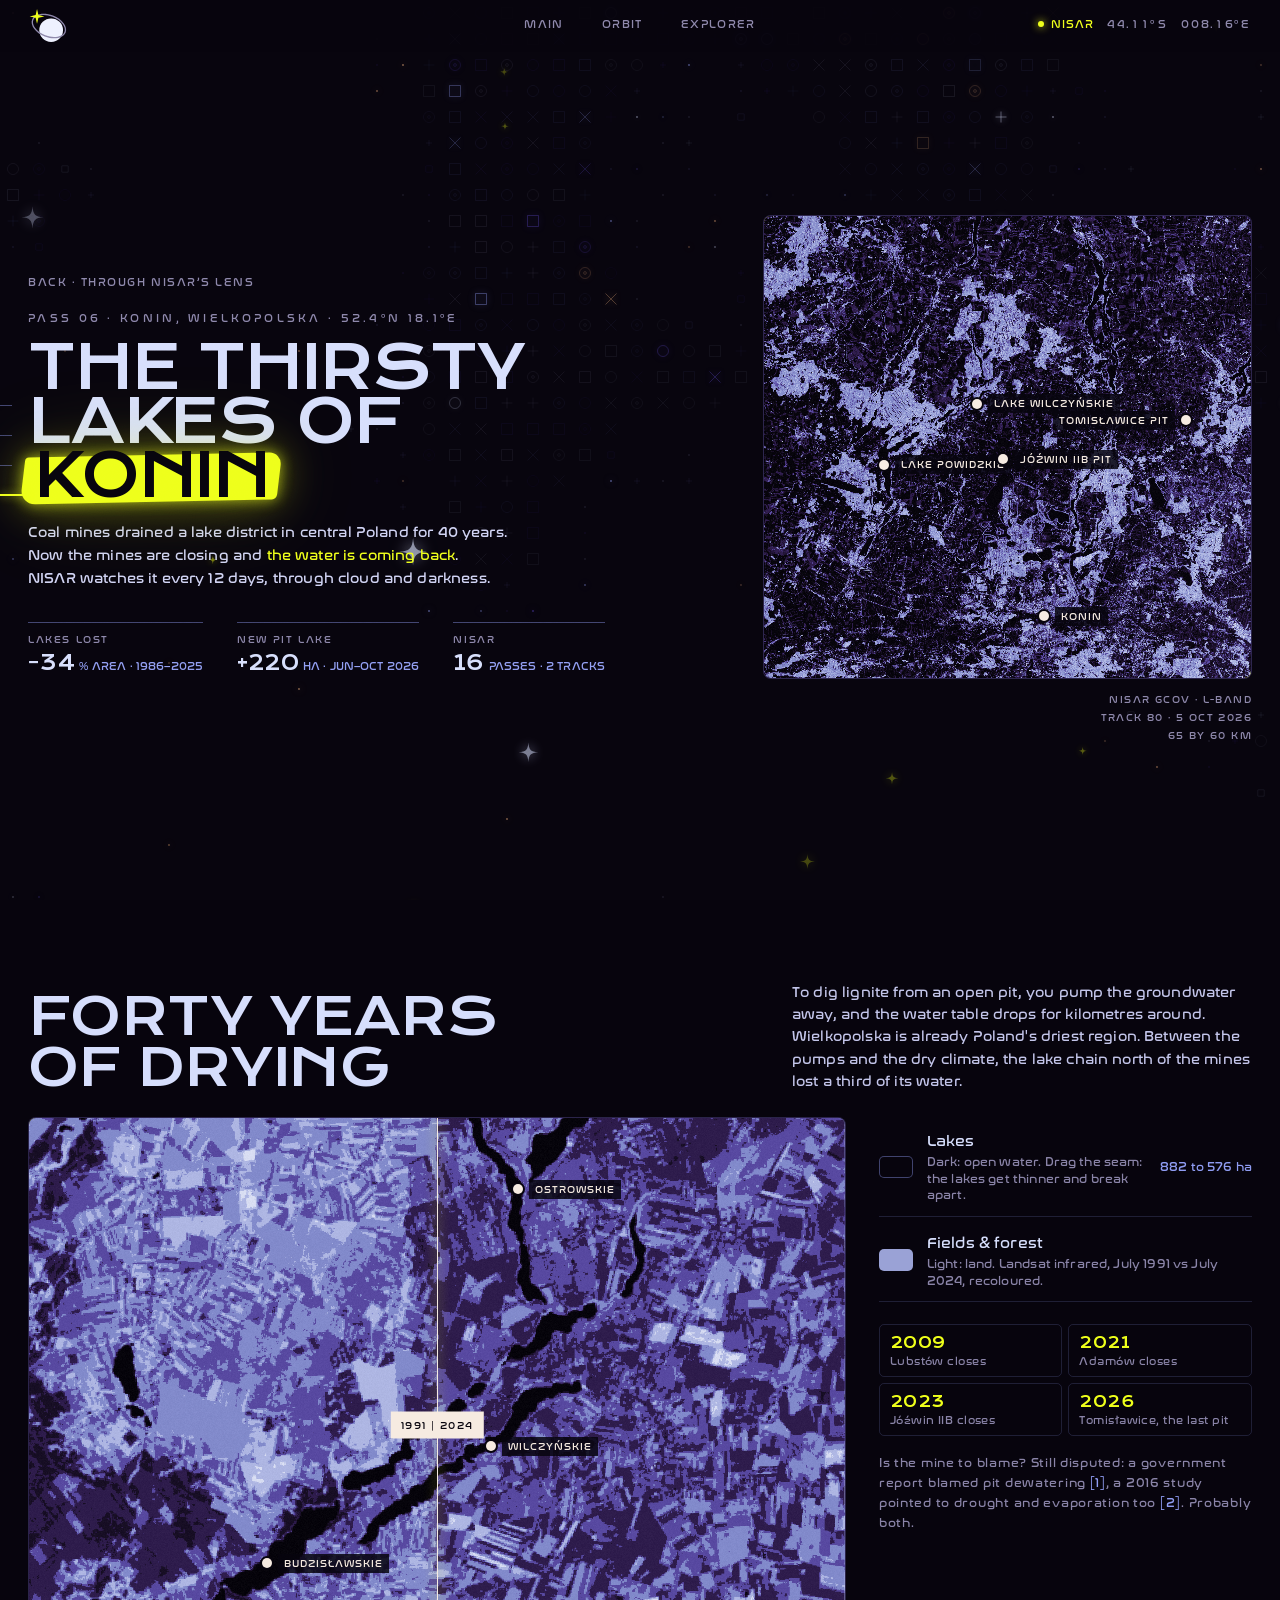
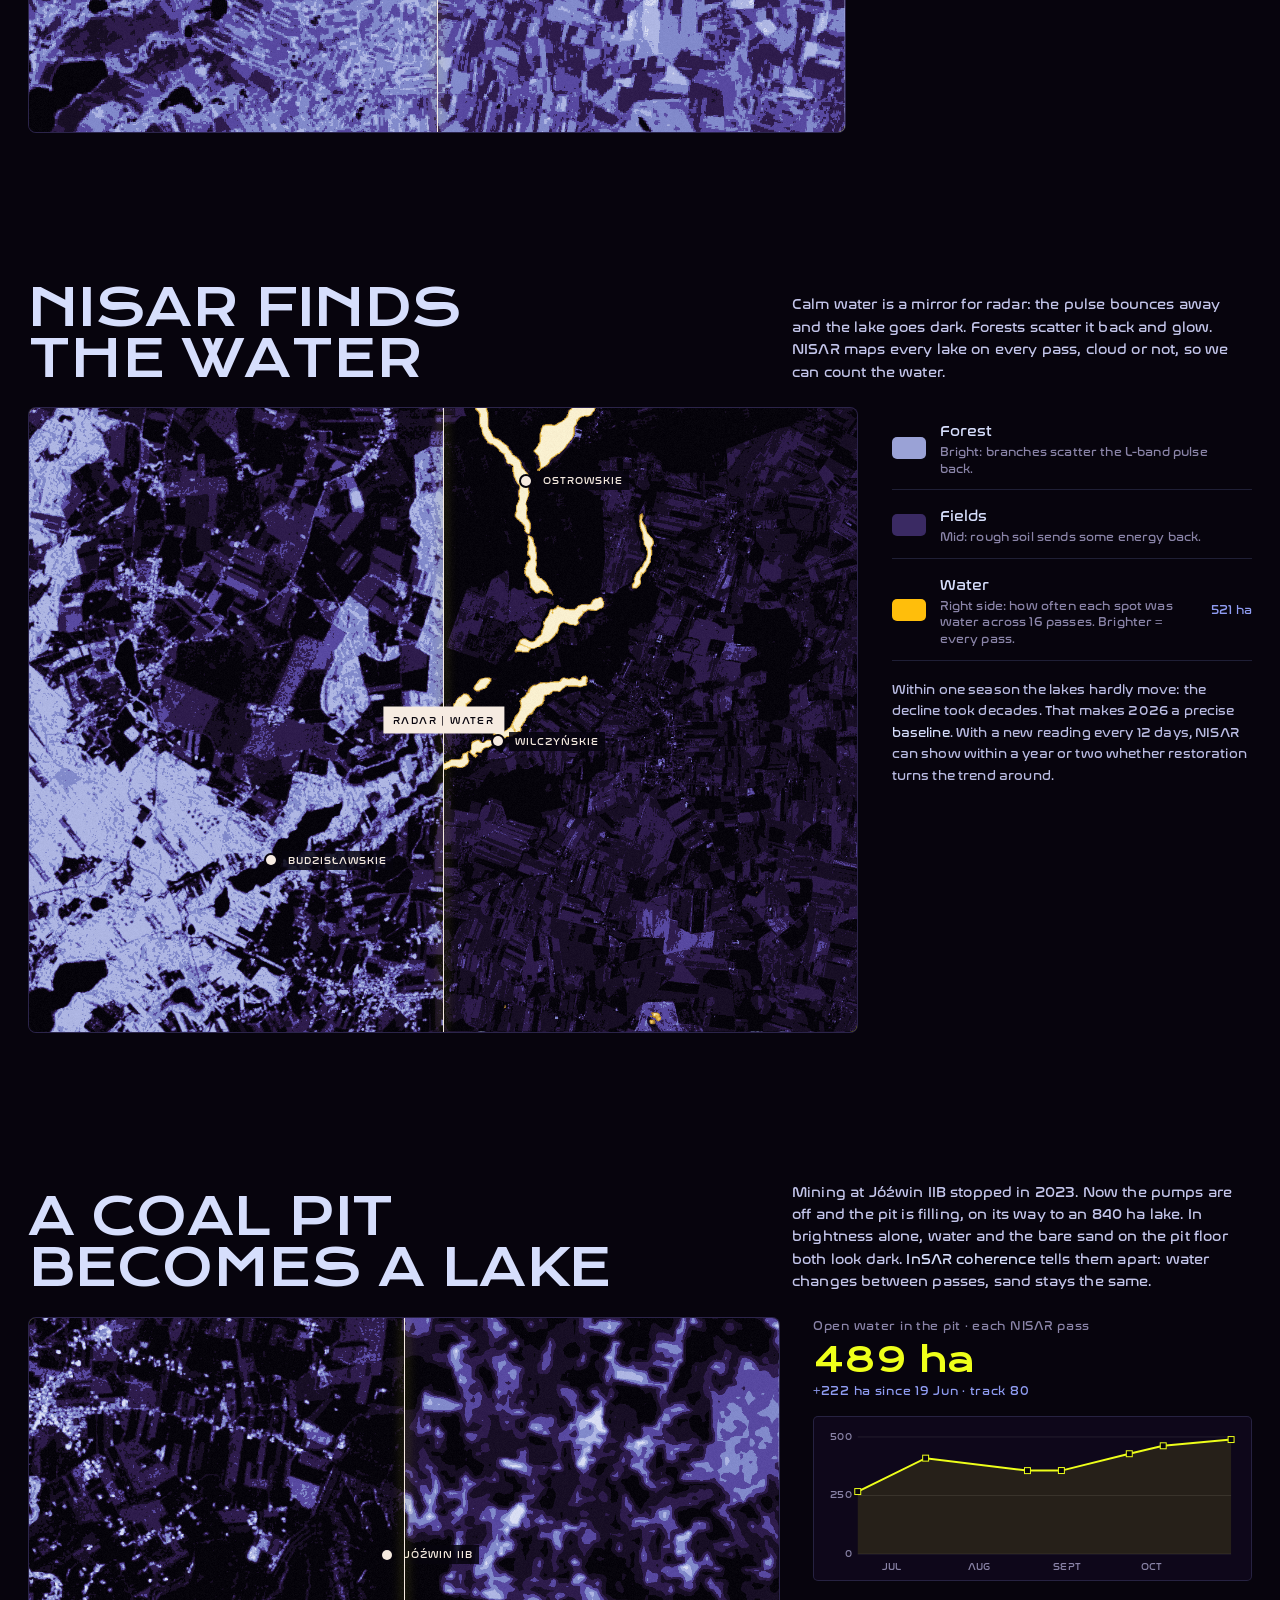
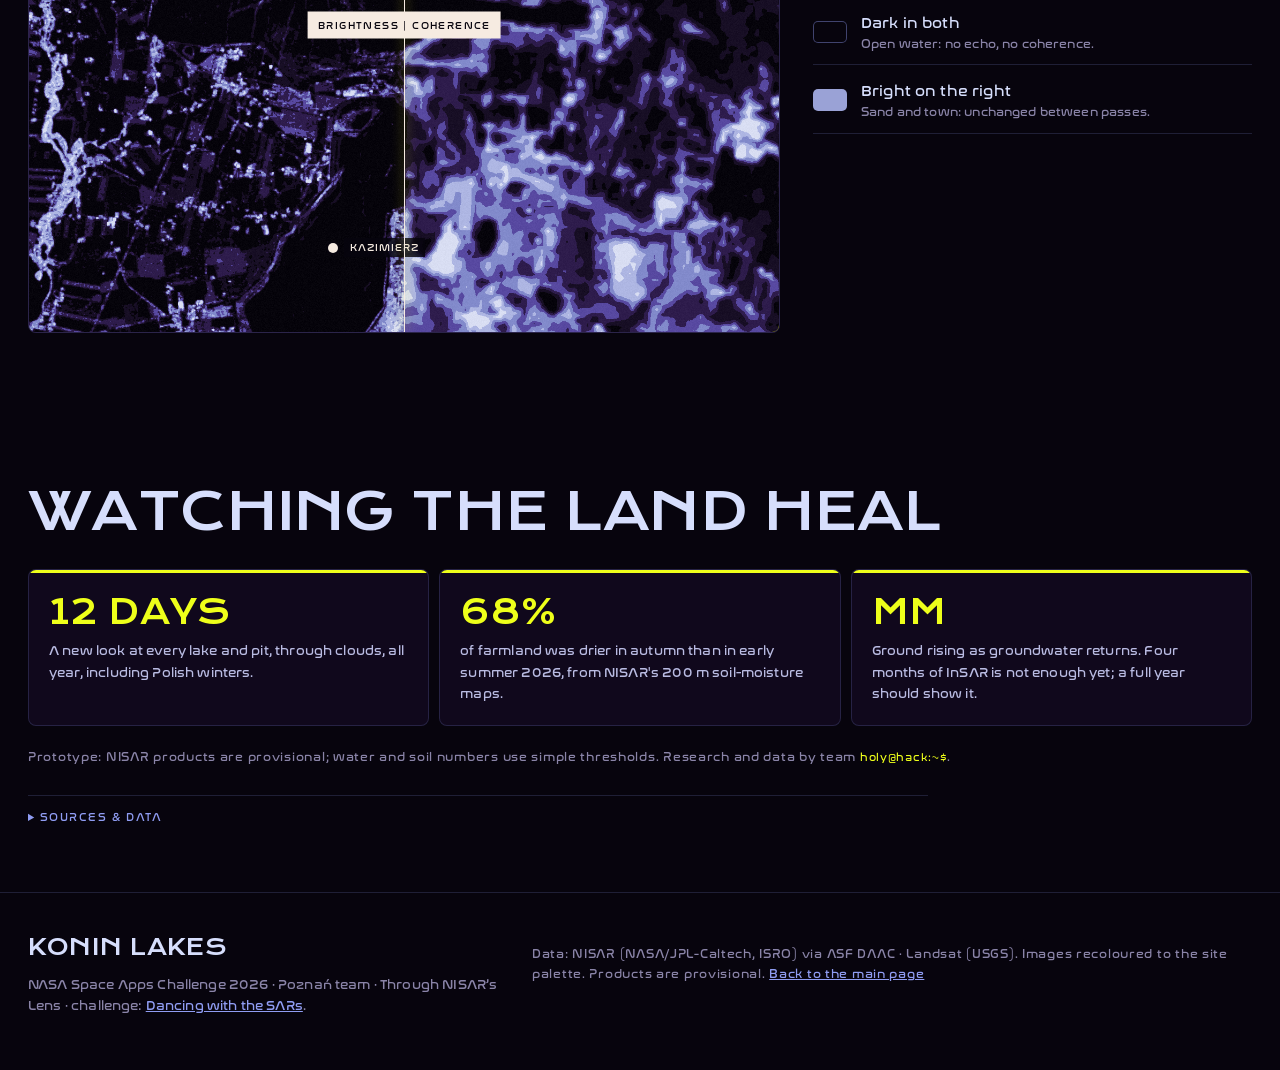
<file: v2/konin.html>
<!doctype html>
<html lang="en">
<head>
<meta charset="utf-8">
<meta name="viewport" content="width=device-width, initial-scale=1, viewport-fit=cover">
<title>Konin Lakes · Through NISAR’s Lens</title>
<meta name="description" content="For 40 years a lake district near Konin, Poland, has been drying out. Now the coal mines are closing. How NISAR radar watches the water come back.">
<link rel="preconnect" href="https://fonts.googleapis.com">
<link href="https://fonts.googleapis.com/css2?family=Krona+One&display=swap" rel="stylesheet">
<link rel="stylesheet" href="css/v2.css?v=4">
<link rel="stylesheet" href="css/konin.css">
</head>
<body>
<canvas id="sky" aria-hidden="true"></canvas>

<header class="top wrap">
  <a class="brand" href="index.html#poland" aria-label="Back to Through NISAR’s Lens"><img class="logo" src="img/logo.svg" alt="" width="156" height="127"></a>
  <nav class="topnav" aria-label="Pages">
    <a href="index.html">Main</a>
    <a href="orbit.html">Orbit</a>
    <a href="explorer.html">Explorer</a>
  </nav>
  <a class="sat-now" id="sat-now" href="orbit.html#now" title="The point under NISAR right now. Opens the live orbit view."><span class="sat-now-tag"><i aria-hidden="true"></i>NISAR</span><span class="lat">--.--°N</span><span class="lon">---.--°E</span></a>
</header>

<!-- chapter index: ticks on the left edge, labels slide out on hover/focus -->
<nav class="secnav" aria-label="Chapters">
  <a href="#past"><i></i><span><b>01</b>Past</span></a>
  <a href="#lakes"><i></i><span><b>02</b>Lakes</span></a>
  <a href="#pit"><i></i><span><b>03</b>Pit</span></a>
  <a href="#next"><i></i><span><b>04</b>Next</span></a>
</nav>

<main>
  <!-- HERO -->
  <section class="kn-hero wrap" id="top">
    <div class="kn-hero-copy">
      <a class="kn-back" href="index.html#poland">Back · Through NISAR’s Lens</a>
      <div class="kicker">Pass 06 · Konin, Wielkopolska · 52.4°N 18.1°E</div>
      <h1><span class="row">The thirsty</span><span class="row">lakes of</span><span class="row"><span class="sars">Konin</span></span></h1>
      <p class="intro">Coal mines drained a lake district in central Poland for 40 years. Now the mines are closing and <b>the water is coming back</b>. NISAR watches it every 12 days, through cloud and darkness.</p>
      <dl class="telemetry">
        <div><dt>Lakes lost</dt><dd>−34<small>% area · 1986–2025</small></dd></div>
        <div><dt>New pit lake</dt><dd>+220<small>ha · Jun–Oct 2026</small></dd></div>
        <div><dt>NISAR</dt><dd>16<small>passes · 2 tracks</small></dd></div>
      </dl>
    </div>
    <figure class="kn-hero-map">
      <div class="kmap hud" data-src="nisarmt_region_2026-10-05_t080.jpg" data-bbox="17.70,52.15,18.65,52.70" data-markers="region" data-tint="ramp"></div>
      <figcaption class="kn-hud">NISAR GCOV · L-band<br>Track 80 · 5 Oct 2026<br>65 by 60 km</figcaption>
    </figure>
  </section>

  <!-- 1 · PAST -->
  <section class="pass wrap fit" id="past">
    <div class="pass-head">
      <h2>Forty years of drying</h2>
      <p class="lede">To dig lignite from an open pit, you pump the groundwater away, and the water table drops for kilometres around. Wielkopolska is already Poland's driest region. Between the pumps and the dry climate, the lake chain north of the mines lost a third of its water.</p>
    </div>
    <div class="reader fit-body">
      <div class="media-cell"><div class="kcompare hud" data-a="lakes_landsat_1991_fc.jpg" data-b="lakes_landsat_2024_fc.jpg" data-label="1991  |  2024" data-bbox="17.98,52.43,18.22,52.54" data-markers="lakes" data-tint="ramp" aria-label="Landsat 1991 and 2024 compared: the lake chain north of Kleczew"></div></div>
      <div class="reader-side">
        <ul class="key">
          <li><span class="sw" style="background:#07040d;border:1px solid var(--line-strong)"></span><span><b>Lakes</b><small>Dark: open water. Drag the seam: the lakes get thinner and break apart.</small></span><span class="pct">882 to 576 ha</span></li>
          <li><span class="sw" style="background:#9aa2d6"></span><span><b>Fields &amp; forest</b><small>Light: land. Landsat infrared, July 1991 vs July 2024, recoloured.</small></span><span class="pct"></span></li>
        </ul>
        <ol class="kn-timeline" aria-label="Mine closures">
          <li><b>2009</b>Lubstów closes</li>
          <li><b>2021</b>Adamów closes</li>
          <li><b>2023</b>Jóźwin IIB closes</li>
          <li><b>2026</b>Tomisławice, the last pit</li>
        </ol>
        <p class="data muted">Is the mine to blame? Still disputed: a government report blamed pit dewatering <a href="#refs">[1]</a>, a 2016 study pointed to drought and evaporation too <a href="#refs">[2]</a>. Probably both.</p>
      </div>
    </div>
  </section>

  <!-- 2 · LAKES -->
  <section class="pass wrap fit" id="lakes">
    <div class="pass-head">
      <h2>NISAR finds the water</h2>
      <p class="lede">Calm water is a mirror for radar: the pulse bounces away and the lake goes dark. Forests scatter it back and glow. NISAR maps every lake on every pass, cloud or not, so we can count the water.</p>
    </div>
    <div class="reader fit-body">
      <div class="media-cell"><div class="kcompare hud" data-a="nisarmt_lakes_mean_t057.jpg" data-b="nisarmt_lakes_waterfreq.jpg" data-label="Radar  |  Water" data-bbox="17.98,52.43,18.22,52.54" data-markers="lakes" data-tint="ramp" data-tint-b="water" aria-label="NISAR radar average and NISAR water frequency over the lake chain"></div></div>
      <div class="reader-side">
        <ul class="key">
          <li><span class="sw" style="background:#9aa2d6"></span><span><b>Forest</b><small>Bright: branches scatter the L-band pulse back.</small></span><span class="pct"></span></li>
          <li><span class="sw" style="background:#3a2a63"></span><span><b>Fields</b><small>Mid: rough soil sends some energy back.</small></span><span class="pct"></span></li>
          <li><span class="sw" style="background:#ffbe0b"></span><span><b>Water</b><small>Right side: how often each spot was water across 16 passes. Brighter = every pass.</small></span><span class="pct" id="kn-stable">521 ha</span></li>
        </ul>
        <p class="kn-note">Within one season the lakes hardly move: the decline took decades. That makes 2026 a precise <b>baseline</b>. With a new reading every 12 days, NISAR can show within a year or two whether restoration turns the trend around.</p>
      </div>
    </div>
  </section>

  <!-- 3 · PIT -->
  <section class="pass wrap fit" id="pit">
    <div class="pass-head">
      <h2>A coal pit becomes a lake</h2>
      <p class="lede">Mining at Jóźwin IIB stopped in 2023. Now the pumps are off and the pit is filling, on its way to an 840 ha lake. In brightness alone, water and the bare sand on the pit floor both look dark. <b>InSAR coherence</b> tells them apart: water changes between passes, sand stays the same.</p>
    </div>
    <div class="reader fit-body">
      <div class="media-cell"><div class="kcompare hud" data-a="nisarmt_pit_mean_t080.jpg" data-b="insar_coh_pit_t080.jpg" data-label="Brightness  |  Coherence" data-bbox="18.08,52.36,18.26,52.45" data-markers="pit" data-tint="ramp" aria-label="NISAR brightness and InSAR coherence over the Jóźwin pit"></div></div>
      <div class="reader-side">
        <div class="kn-read">
          <span class="data muted">Open water in the pit · each NISAR pass</span>
          <b id="kn-pit-now">–</b>
          <span class="data" id="kn-pit-sub">–</span>
        </div>
        <div class="kn-spark" id="kn-pit-chart" aria-label="Open water in the Jóźwin pit on each NISAR pass, June to October 2026"></div>
        <ul class="key">
          <li><span class="sw" style="background:#07040d;border:1px solid var(--line-strong)"></span><span><b>Dark in both</b><small>Open water: no echo, no coherence.</small></span><span class="pct"></span></li>
          <li><span class="sw" style="background:#9aa2d6"></span><span><b>Bright on the right</b><small>Sand and town: unchanged between passes.</small></span><span class="pct"></span></li>
        </ul>
      </div>
    </div>
  </section>

  <!-- 4 · NEXT -->
  <section class="pass wrap" id="next">
    <h2>Watching the land heal</h2>
    <div class="kn-cards">
      <article class="kn-card"><div class="big">12 days</div><p>A new look at every lake and pit, through clouds, all year, including Polish winters.</p></article>
      <article class="kn-card"><div class="big" id="kn-soil">68%</div><p>of farmland was drier in autumn than in early summer 2026, from NISAR's 200 m soil-moisture maps.</p></article>
      <article class="kn-card"><div class="big">mm</div><p>Ground rising as groundwater returns. Four months of InSAR is not enough yet; a full year should show it.</p></article>
    </div>
    <p class="data muted kn-caveat">Prototype: NISAR products are provisional; water and soil numbers use simple thresholds. Research and data by team <code>holy@hack:~$</code>.</p>
    <details class="kn-refs" id="refs">
      <summary>Sources &amp; data</summary>
      <ol>
        <li>Sejm, government reply to MP interpellation (Jóźwin IIB dewatering). <a href="https://orka2.sejm.gov.pl/IZ5.nsf/main/31C4EC6F">link</a></li>
        <li>Rocznik Ochrona Środowiska (2016). Lake level changes in the Gniezno Lake District. <a href="https://yadda.icm.edu.pl/baztech/element/bwmeta1.element.baztech-bb7aa7ef-b517-4a4f-88dc-14ea949d82db">link</a></li>
        <li>PIG-PIB, Przegląd Geologiczny (2024). Restoring water resources around Jóźwin IIB. <a href="https://www.pgi.gov.pl/dokumenty-pig-pib-all/publikacje-2/przeglad-geologiczny/2024/11-listopad-4/10696-mozliwosci-odbudowy-zasobow-wodnych-w-rejonie-odkrywek-wegla-brunatnego-jozwin-iib-i-kazimierz-polnoc/file.html">link</a></li>
        <li>Niezalezna.pl: Jóźwin IIB flooding (840 ha lake). <a href="https://niezalezna.pl/polska/wielkopolska-kopalnia-odbudowa-jezior/575905">link</a></li>
        <li>Mine closure dates: KWB Konin. <a href="https://pl.wikipedia.org/wiki/Kopalnia_W%C4%99gla_Brunatnego_%E2%80%9EKonin%E2%80%9D">link</a></li>
        <li>Data: NISAR L2 GCOV, GUNW and L3 SME2 (provisional; NASA/JPL-Caltech, ISRO) via <a href="https://search.asf.alaska.edu/">ASF DAAC</a> · Landsat 5/9 Collection 2 (USGS) via <a href="https://planetarycomputer.microsoft.com/">Microsoft Planetary Computer</a>.</li>
      </ol>
      <p class="data muted">The full analysis, with all charts and methods, is in the team's original story: <a href="../site/index.html">Konin lakes StoryMap</a></p>
    </details>
  </section>
</main>

<footer class="wrap">
  <div><h3>Konin lakes</h3><p>NASA Space Apps Challenge 2026 · Poznań team · Through NISAR’s Lens · challenge: <a href="https://www.spaceappschallenge.org/2026/challenges/dancing-with-the-sars/">Dancing with the SARs</a>.</p></div>
  <p class="data">Data: NISAR (NASA/JPL-Caltech, ISRO) via ASF DAAC · Landsat (USGS). Images recoloured to the site palette. Products are provisional. <a href="index.html#poland">Back to the main page</a></p>
</footer>

<script src="js/nisar-now.js?v=2"></script>
<script src="js/sky.js?v=3"></script>
<script src="js/banded.js"></script>
<script src="js/konin.js"></script>
</body>
</html>
</file>
<file: site/style.css>
:root { --ink:#1d2430; --muted:#5b6575; --bg:#f6f4ef; --accent:#1f6f8b; --card:#fff; }
* { box-sizing: border-box; }
body { margin:0; font: 17px/1.6 system-ui, -apple-system, "Segoe UI", Roboto, sans-serif; color:var(--ink); background:var(--bg); }
a { color: var(--accent); }
code { background:#0001; padding:0 .3em; border-radius:4px; }

.hero { min-height: min(62vh, 620px); display:flex; align-items:flex-end; color:#fff;
  background: linear-gradient(180deg, #0006 0%, #000a 100%), url(img/hero.jpg) center/cover; }
.hero-inner { max-width: 900px; margin: 0 auto; padding: 3rem 1.5rem; }
.hero h1 { font-size: clamp(2.2rem, 6vw, 4rem); margin:.2em 0; line-height:1.1; }
.hero .sub { font-size: 1.3rem; max-width: 40ch; }
.hero .kicker, .hero .note { opacity:.85; font-size:.9rem; }
.hero code { background:#fff3; }

.toc { position: sticky; top:0; z-index:10; display:flex; gap:1.2rem; flex-wrap:wrap; justify-content:center;
  background:#fffe; backdrop-filter: blur(6px); padding:.7rem 1rem; border-bottom:1px solid #0001; font-size:.92rem; }
.toc a { text-decoration:none; color:var(--ink); }
.toc a:hover { color:var(--accent); }

main { max-width: 900px; margin: 0 auto; padding: 0 1.5rem; }
section { padding: 2.5rem 0 1rem; border-bottom: 1px solid #0001; }
h2 { font-size: 1.9rem; margin: 0 0 .6rem; }
figure { margin: 1.5rem 0; }
figcaption { color: var(--muted); font-size: .9rem; margin-top: .5rem; }

.cards { display:grid; grid-template-columns: repeat(auto-fit, minmax(190px,1fr)); gap: .9rem; margin: 1.5rem 0; }
.card { background:var(--card); border-radius:12px; padding:1rem; box-shadow: 0 1px 3px #0002; font-size:.92rem; }
.card .big { font-size:1.7rem; font-weight:700; color:var(--accent); }
.card a { margin-left:.2em; font-size:.8rem; }

.map { position:relative; overflow:hidden; border-radius:10px; box-shadow: 0 2px 10px #0003; background:#000; user-select:none; }
.map > img, .map .stack img { display:block; width:100%; height:auto; }
.map .stack { position:absolute; inset:0; }
.map .stack img { position:absolute; inset:0; }
.map .stack img:first-child { position:relative; }

.compare .top { position:absolute; inset:0; width:100%; clip-path: inset(0 50% 0 0); }
.compare input[type=range] { position:absolute; inset:0; width:100%; height:100%; margin:0; opacity:0; cursor:ew-resize; z-index:5; }
.compare .divider { position:absolute; top:0; bottom:0; width:3px; background:#fff; left:50%; transform:translateX(-50%); z-index:4; pointer-events:none; box-shadow:0 0 6px #0008; }
.compare .divider::after { content:"⟷"; position:absolute; top:50%; left:50%; transform:translate(-50%,-50%); background:#fff; color:#222;
  border-radius:50%; width:34px; height:34px; display:grid; place-items:center; font-size:18px; box-shadow:0 1px 6px #0006; }
.tag { position:absolute; top:.6rem; background:#000a; color:#fff; padding:.15rem .55rem; border-radius:6px; font-size:.8rem; z-index:3; pointer-events:none; }
.tag.l { left:.6rem; } .tag.r { right:.6rem; }

.marker { position:absolute; z-index:2; transform:translate(-50%,-50%); pointer-events:none; }
.marker::before { content:""; display:block; width:10px; height:10px; border-radius:50%; background:#ffd84d; border:2px solid #000; margin:auto; }
.marker span { position:absolute; left:12px; top:-6px; white-space:nowrap; color:#fff; font-size:.78rem; font-weight:600; text-shadow:0 0 3px #000, 0 0 3px #000; }

.timelapse img { display:block; width:100%; }
.tl-controls { display:flex; gap:.8rem; align-items:center; margin-top:.6rem; }
.tl-controls input { flex:1; }
.tl-controls button { border:0; background:var(--accent); color:#fff; padding:.4rem .9rem; border-radius:8px; cursor:pointer; font-size:.9rem; }

.legend-list { list-style:none; padding:0; }
.legend-list li { margin:.4rem 0; }
.sw { display:inline-block; width:16px; height:16px; border-radius:3px; vertical-align:-3px; margin-right:.5rem; border:1px solid #0003; }
.pill { padding:0 .4em; border-radius:4px; color:#fff; font-weight:600; font-size:.85em; }
.pill.red { background:#d12d3e; } .pill.blue { background:#0000dd; } .pill.cyan { background:#0aa; }
.jrc-legend { display:flex; flex-wrap:wrap; gap:.4rem 1rem; margin-top:.4rem; }
.jrc-legend i { display:inline-block; width:12px; height:12px; border-radius:2px; margin-right:.3rem; vertical-align:-1px; }

.callout { background:#e8f2f5; border-left:4px solid var(--accent); padding:1rem 1.2rem; border-radius:8px; margin:1.5rem 0; font-size:.95rem; }
.callout.warn { background:#fff6e0; border-color:#d9a400; }
.refs { font-size:.9rem; }
.refs li { margin:.3rem 0; }
footer { text-align:center; color:var(--muted); font-size:.85rem; padding:2rem 1rem 3rem; }
.pair { display:grid; grid-template-columns: 1fr 1fr; gap:.6rem; }
@media (max-width: 640px) { .pair { grid-template-columns: 1fr; } }
.chapter { text-transform:uppercase; letter-spacing:.08em; font-size:.8rem; color:var(--accent); font-weight:700; margin:0 0 .2rem; }
.timeline { list-style:none; padding:0; display:flex; flex-wrap:wrap; gap:.5rem; }
.timeline li { background:#fff; border-radius:999px; padding:.25rem .8rem; box-shadow:0 1px 3px #0002; font-size:.9rem; }
.timeline li b { color:var(--accent); margin-right:.3rem; }
.chart { background:#fff; border-radius:10px; box-shadow:0 1px 4px #0002; padding:.6rem .6rem .3rem; }
.chart svg { width:100%; height:auto; display:block; }
.chart .grid { stroke:#0001; } .chart .ax { font-size:12px; fill:#5b6575; } .chart .band { opacity:.18; }
.chart circle:hover { stroke:#000; stroke-width:1.5; }
.chart-legend { display:flex; flex-wrap:wrap; gap:.3rem 1.2rem; font-size:.85rem; color:var(--muted); padding:.2rem .4rem .3rem; }
.chart-legend i { display:inline-block; width:12px; height:12px; border-radius:50%; margin-right:.35rem; vertical-align:-1px; }
.nodata { color:var(--muted); padding:2rem; text-align:center; }
.src { color:var(--muted); font-size:.8rem; }
.soil .stack img.sm { opacity:.85; }
.ramp { display:flex; align-items:center; gap:.6rem; font-size:.8rem; color:var(--muted); margin-top:.5rem; }
.ramp i { flex:1; height:10px; border-radius:5px; background:linear-gradient(90deg,#a6611a,#dfc27d,#f5f5dc,#80cdc1,#018571,#00466e); }
.map .stack.base { position:relative; }
.map .stack.base img:first-child { position:relative; }
</file>
<file: v2/css/v2.css>
/* Through NISAR’s Lens — v2
   Layout: a mission-console page. A fixed left rail (section index + live readouts) and an
   asymmetric 12-column canvas; every section is a "pass" with its own coordinates.
   Palette sampled from a real NISAR interferogram (plum, indigo, periwinkle,
   ice, rust, peach). Gradients are never flat: they are dithered dots or grain. */
@font-face { font-family: "Nasalization"; src: url("../../fonts/Nasalization.otf") format("opentype"); font-weight: 100 900; font-display: swap; }

:root {
  /* colour */
  /* the original palette, sampled from a NISAR interferogram (plum, indigo, periwinkle, ice, rust, peach),
     with one highlight: a warm golden yellow that leans to the peach/rust side (CTAs, labels, active states) */
  --void: #07040d;         /* page */
  --plum: #150a24;         /* raised surface */
  --violet: #3a1d6e;       /* deep accent */
  --indigo: #5a45c2;
  --peri: #8f9cf2;         /* primary line colour */
  --ice: #d6defc;          /* text */
  --rust: #c4573a;
  --peach: #ffbb82;
  --cream: #f6ebe1;
  --hi: #eeff1a;           /* highlight: very bright, almost neon yellow */
  --hi-rgb: 238, 255, 26;
  --muted: #8a84a8;        /* plum-biased grey */
  --line: rgba(143, 156, 242, .18);
  --line-strong: rgba(143, 156, 242, .42);
  /* type */
  --display: "Krona One", sans-serif;   /* main font (Google Fonts, full Polish) */
  --text: "Nasalization", sans-serif;      /* secondary font: body text */
  --data: "Nasalization", sans-serif;      /* labels, numbers, buttons: also the secondary font */
  /* scale */
  --s-hero: clamp(40px, 7.4vw, 124px);
  --s-h2: clamp(28px, 4vw, 58px);
  --s-h3: clamp(17px, 1.6vw, 22px);
  --s-body: 15px;
  --s-small: 12px;
  --rail: 76px;
  color-scheme: dark;
}

* { box-sizing: border-box; }
button, input, select, textarea { font-family: inherit; }
[hidden] { display: none !important; }
html { scroll-behavior: smooth; }
body {
  margin: 0; background: var(--void); color: var(--ice);
  font: 400 var(--s-body)/1.65 var(--text); letter-spacing: .01em;
  -webkit-font-smoothing: antialiased; overflow-x: hidden;
}
a { color: inherit; }
::selection { background: var(--hi); color: var(--void); }
:focus-visible { outline: 2px solid var(--hi); outline-offset: 3px; }

/* grain over everything (very low) */
body::after {
  content: ""; position: fixed; inset: 0; pointer-events: none; z-index: 100; opacity: .09; mix-blend-mode: overlay;
  background-image: url("data:image/svg+xml;utf8,<svg xmlns='http://www.w3.org/2000/svg' width='180' height='180'><filter id='n'><feTurbulence type='fractalNoise' baseFrequency='.9' numOctaves='2' stitchTiles='stitch'/><feColorMatrix values='0 0 0 0 1  0 0 0 0 1  0 0 0 0 1  0 0 0 1 0'/></filter><rect width='100%' height='100%' filter='url(%23n)'/></svg>");
}
#sky { position: fixed; inset: 0; width: 100%; height: 100%; z-index: 0; pointer-events: none; }

/* ---------- top bar (main page) ---------- */
/* equal outer columns, so the page links sit at the true centre whatever the logo and readout widths are */
.top { position: fixed; top: 0; left: 0; right: 0; z-index: 30; display: grid; grid-template-columns: 1fr auto 1fr; align-items: center; gap: 24px;
  height: 52px; padding-block: 0; background: rgba(7,4,13,.94); }   /* exactly 52px: the sticky section lines start right at its bottom edge (top: 52px), no overlap */   /* same fill as the sticky section lines below it, so the two read as one band */
.brand { justify-self: start; display: inline-flex; align-items: center; gap: 10px; font: 700 12px var(--data); letter-spacing: .2em; text-decoration: none; }
.brand .dot { width: 10px; height: 10px; background: var(--hi); }
.topnav { display: flex; justify-content: center; gap: clamp(14px, 3vw, 44px); }
.topnav a { font: 11px var(--data); letter-spacing: .12em; text-transform: uppercase; color: var(--muted); text-decoration: none; padding-bottom: 4px; border-bottom: 1px solid transparent; }
.topnav a b { font-weight: 400; color: var(--ice); margin-right: 8px; }
.topnav a:hover, .topnav a.on, .topnav a[aria-current="page"] { color: var(--ice); border-bottom-color: var(--hi); }
.topnav a.ext { color: var(--ice); } .topnav a.ext b, .topnav a[aria-current] b { color: var(--hi); }
.top .clock { font: 11px var(--data); color: var(--muted); letter-spacing: .1em; }
/* live point under NISAR (js/nisar-now.js); links to the orbit page's Now view */
.sat-now { justify-self: end; display: inline-flex; align-items: center; gap: 12px; font: 11px var(--data); letter-spacing: .1em; color: var(--muted);
  text-decoration: none; white-space: nowrap; padding-bottom: 4px; border-bottom: 1px solid transparent; transition: color .2s, border-color .2s; }
/* Nasalization has no tabular figures, so every digit and N/S/E/W sits in its own fixed-width cell
   (cells built by js/nisar-now.js): the readout keeps one width and the numbers don't jitter */
.sat-now .lat, .sat-now .lon { display: inline-flex; }
.sat-now .d, .sat-now .h { display: inline-block; text-align: center; letter-spacing: 0; }
.sat-now .d { width: .9em; }
.sat-now .h { width: 1.2em; }
.sat-now-tag { display: inline-flex; align-items: center; gap: 7px; color: var(--hi); }
.sat-now-tag i { width: 6px; height: 6px; border-radius: 50%; background: var(--hi); box-shadow: 0 0 8px var(--hi); animation: sat-blink 2s ease-in-out infinite; }
@keyframes sat-blink { 50% { opacity: .3; } }
.sat-now:hover { color: var(--ice); border-bottom-color: var(--hi); }
/* the page links (Home · Orbit · Explorer) are short enough to stay on phones */
@media (max-width: 860px) { .top { grid-template-columns: auto 1fr auto; gap: 16px; } .topnav { justify-content: flex-end; gap: 18px; } }

/* ---------- section index (main page, konin chapters): ticks on the left edge; hovering or tabbing in opens a panel with the labels ---------- */
.secnav { position: fixed; left: 0; top: 50%; transform: translateY(-50%); z-index: 25; display: flex; flex-direction: column; padding: 8px 0;
  border: 1px solid transparent; border-left: 0; transition: background .2s, border-color .2s, padding .2s; }
.secnav a { display: flex; align-items: center; height: 30px; padding-right: 4px; text-decoration: none; color: var(--muted);
  font: 10px var(--data); letter-spacing: .14em; text-transform: uppercase; white-space: nowrap; }
.secnav i { flex: none; width: 12px; height: 1px; background: var(--line-strong); transition: width .25s, background .25s; }
.secnav span { max-width: 0; overflow: hidden; opacity: 0; transition: max-width .25s, opacity .2s, margin .25s; }
.secnav b { color: var(--hi); font-weight: 400; margin-right: 8px; }
.secnav a:hover i, .secnav a:focus-visible i { background: var(--ice); }
.secnav a:hover, .secnav a:focus-visible { color: var(--ice); }
/* current section: a longer, thicker yellow tick with a soft glow; its label stays yellow when the panel is open */
.secnav a.on { color: var(--hi); }
.secnav a.on i, .secnav:hover a.on i, .secnav:focus-within a.on i { width: 26px; height: 2px; background: var(--hi); box-shadow: 0 0 8px rgba(var(--hi-rgb),.6); }
.secnav a:focus-visible { outline-offset: -2px; }
.secnav:hover, .secnav:focus-within { padding-right: 18px; background: rgba(7,4,13,.94); border-color: var(--line); }
.secnav:hover span, .secnav:focus-within span { max-width: 180px; opacity: 1; margin-left: 14px; }
.secnav:hover i, .secnav:focus-within i { width: 22px; }

/* ---------- rail ---------- */
.rail {
  position: fixed; left: 0; top: 0; bottom: 0; width: var(--rail); z-index: 20;
  display: flex; flex-direction: column; align-items: center; justify-content: space-between;
  padding-block: 22px; border-right: 1px solid var(--line); background: linear-gradient(90deg, rgba(7,4,13,.9), rgba(7,4,13,.55));
  backdrop-filter: blur(6px);
}
.rail .mark { width: 34px; height: 34px; border: 1px solid var(--peri); border-radius: 50%; display: grid; place-items: center; text-decoration: none; }
.rail .mark span { width: 8px; height: 8px; background: var(--hi); border-radius: 50%; box-shadow: 0 0 12px var(--hi); }
.rail nav { display: flex; flex-direction: column; gap: 18px; }
.rail nav a {
  font: 700 10px var(--data); letter-spacing: .14em; color: var(--muted); text-decoration: none;
  writing-mode: vertical-rl; transform: rotate(180deg); padding: 6px 0; border-left: 1px solid transparent;
}
.rail nav a:hover, .rail nav a.on { color: var(--ice); border-left-color: var(--hi); }
.rail .clock { font: 10px var(--data); color: var(--muted); writing-mode: vertical-rl; transform: rotate(180deg); letter-spacing: .1em; }

main { position: relative; z-index: 1; margin-left: var(--rail); }
.wrap { padding-left: max(28px, env(safe-area-inset-left, 0px)); padding-right: max(28px, env(safe-area-inset-right, 0px)); }
.pass { position: relative; padding-block: clamp(80px, 12vw, 160px); }
.pass-tag { display: flex; gap: 16px; align-items: center; font: 11px var(--data); letter-spacing: .14em; text-transform: uppercase; color: var(--muted); }
.pass-tag b { color: var(--hi); font-weight: 400; }
.pass-tag i { flex: 1; height: 1px; background: repeating-linear-gradient(90deg, var(--line-strong) 0 2px, transparent 2px 6px); }
h2 { font: 400 var(--s-h2)/1 var(--display); margin: 18px 0 0; text-wrap: balance; letter-spacing: -.01em; }
h3 { font: 400 var(--s-h3)/1.25 var(--text); margin: 0; letter-spacing: .03em; }
.lede { max-width: 58ch; color: #c3c5ea; }
.data { font-family: var(--data); font-size: var(--s-small); letter-spacing: .06em; font-variant-numeric: tabular-nums; }
.muted { color: var(--muted); }

/* banded gradients (painted by js/banded.js): hard colour steps or fading columns, with grain */
[data-band] { position: relative; isolation: isolate; }
[data-band] > canvas.band { position: absolute; inset: 0; width: 100%; height: 100%; z-index: -1; pointer-events: none; display: block; }
/* small reusable grain layer for CSS-only bands */
:root { --grain: url("data:image/svg+xml;utf8,<svg xmlns='http://www.w3.org/2000/svg' width='120' height='120'><filter id='n'><feTurbulence type='fractalNoise' baseFrequency='1.1' numOctaves='2' stitchTiles='stitch'/><feColorMatrix values='0 0 0 0 0  0 0 0 0 0  0 0 0 0 0  0 0 0 .35 0'/></filter><rect width='100%' height='100%' filter='url(%23n)'/></svg>"); }

/* buttons */
.btn {
  font: 700 11px var(--data); letter-spacing: .14em; text-transform: uppercase; color: var(--ice);
  background: transparent; border: 1px solid var(--line-strong); padding: 11px 16px; cursor: pointer;
  display: inline-flex; gap: 10px; align-items: center; text-decoration: none; transition: border-color .2s, background .2s, color .2s;
}
.btn:hover { border-color: var(--ice); }
.btn[aria-pressed="true"] { background: var(--ice); color: var(--void); border-color: var(--ice); }
.btn.hot { border: 0; color: #07040d; background: var(--hi); }
.btn.hot:hover { filter: brightness(1.1); }
.chip-row { display: flex; flex-wrap: wrap; gap: 6px; }

/* frame with corner ticks (HUD) */
.hud { position: relative; border: 1px solid var(--line); }
.hud::before, .hud::after { content: ""; position: absolute; width: 14px; height: 14px; border: 1px solid var(--hi); pointer-events: none; }
.hud::before { top: -1px; left: -1px; border-right: 0; border-bottom: 0; }
.hud::after { bottom: -1px; right: -1px; border-left: 0; border-top: 0; }

/* ================= HERO ================= */
/* centred title on top, the globe big and cut off by the bottom edge (like a moon rising) */
.hero { position: relative; min-height: 100svh; overflow-x: clip; overflow-y: visible; text-align: center; display: flex; flex-direction: column; align-items: center; padding-bottom: 64px; }
.hero-head { position: relative; z-index: 2; padding-top: clamp(84px, 11vh, 120px); display: flex; flex-direction: column; align-items: center; }
/* the whole globe, centred under the title, with its stepped radar echo (the original look) */
.hero-globe { position: relative; z-index: 1; width: min(max(340px, calc(100svh - 440px)), 760px, 92vw); aspect-ratio: 1; margin-top: clamp(16px, 3vh, 36px); }
.hero-globe canvas { width: 100%; height: 100%; display: block; }
.hero h1 { font: 400 clamp(30px, 4.4vw, 70px)/.92 var(--display); margin: 16px 0 0; letter-spacing: -.02em; }
.hero h1 .row { display: block; }
/* "SARs": a highlighter-pen stroke behind the word (slightly skewed, uneven ends), dark text on top */
.hero h1 .sars, .kn-hero h1 .sars { position: relative; isolation: isolate; display: inline-block; color: var(--void); padding: 0 .1em; }
.hero h1 .sars::before, .kn-hero h1 .sars::before { content: ""; position: absolute; z-index: -1; inset: .1em -.06em .02em -.08em; background: var(--hi);
  transform: skewX(-8deg) rotate(-1.2deg); border-radius: .06em .22em .08em .26em; }
/* stepped "radar echo" behind the hero globe */
.hero-echo { position: absolute; inset: -24%; border-radius: 50%; overflow: hidden; opacity: .55; pointer-events: none;
  -webkit-mask-image: radial-gradient(circle, #000 52%, transparent 71%); mask-image: radial-gradient(circle, #000 52%, transparent 71%); }
.hero-globe canvas#hero-globe { position: relative; z-index: 1; }
.hero .kicker { font: 11px var(--data); letter-spacing: .3em; color: var(--muted); text-transform: uppercase; }
.hero .intro { max-width: 54ch; margin: 16px auto 0; font-size: 14px; color: #cfd2f4; }
.hero .intro b { color: var(--hi); font-weight: 400; }
.hero-actions { display: flex; gap: 10px; flex-wrap: wrap; justify-content: center; margin-top: clamp(18px, 2.4vh, 28px); }
.hero-foot { position: absolute; z-index: 2; left: 0; right: 0; bottom: 22px; display: flex; justify-content: space-between; gap: 16px; text-align: left; pointer-events: none; }
.hero-foot .hud { border: 0; font: 10px var(--data); letter-spacing: .14em; color: var(--muted); }
.hero-foot .hud::before, .hero-foot .hud::after { display: none; }

/* ================= MISSION PHOTO ================= */
/* full-bleed photos that melt into the page: the image fades out on all four sides (no hard edges) */
.photo { position: relative; z-index: 1; min-height: min(92vh, 880px); display: flex; align-items: flex-end; overflow: hidden; margin-top: clamp(48px, 10vh, 120px); }
.photo img { position: absolute; inset: 0; width: 100%; height: 100%; object-fit: cover; object-position: 60% 40%;
  -webkit-mask-image: linear-gradient(180deg, transparent 0%, #000 26%, #000 64%, transparent 100%), linear-gradient(90deg, transparent 0%, #000 16%, #000 84%, transparent 100%);
  -webkit-mask-composite: source-in; mask-image: linear-gradient(180deg, transparent 0%, #000 26%, #000 64%, transparent 100%), linear-gradient(90deg, transparent 0%, #000 16%, #000 84%, transparent 100%);
  mask-composite: intersect; }
.photo::after { content: ""; position: absolute; inset: 0; background: radial-gradient(ellipse at 50% 55%, transparent 40%, rgba(7,4,13,.55) 100%); pointer-events: none; }
.photo.right { justify-content: flex-end; }
.photo.right .photo-copy { text-align: right; display: flex; flex-direction: column; align-items: flex-end; }
.photo.right .photo-cap { right: auto; left: 28px; }
.photo-copy { position: relative; z-index: 2; padding-block: 0 56px; max-width: 760px; }
.photo-copy h2 { margin-top: 14px; }
.photo-copy p { color: #cfd2f4; max-width: 46ch; }
.tag-hi { display: inline-block; font: 700 11px var(--data); letter-spacing: .14em; text-transform: uppercase; color: #07040d; background: var(--hi); padding: 5px 9px; }
/* two tags side by side (NISAR's L-band and S-band radars), wrapping onto two lines on narrow screens */
.tag-pair { display: flex; flex-wrap: wrap; justify-content: center; gap: 8px; }
.photo-cap { position: absolute; z-index: 2; right: 28px; bottom: 22px; font: 10px var(--data); letter-spacing: .14em; text-transform: uppercase; color: var(--muted); }
.spark { position: absolute; z-index: 2; fill: var(--hi); filter: drop-shadow(0 0 10px rgba(var(--hi-rgb),.55)); pointer-events: none; }
.spark.s1 { width: clamp(38px, 5vw, 72px); left: 58%; top: 18%; }
.spark.s2 { width: clamp(18px, 2.2vw, 30px); left: 66%; top: 30%; }
.telemetry { display: grid; grid-template-columns: repeat(4, auto); gap: 22px 34px; margin-top: 44px; justify-content: start; }
.telemetry div { border-top: 1px solid var(--line-strong); padding-top: 10px; }
.telemetry dt { font: 10px var(--data); letter-spacing: .16em; color: var(--muted); text-transform: uppercase; }
.telemetry dd { margin: 4px 0 0; font: 400 20px var(--display); }
.telemetry dd small { font: 11px var(--data); color: var(--peri); margin-left: 4px; }
.next-pass { margin-top: 18px; font: 11px var(--data); letter-spacing: .08em; color: var(--muted); }
.next-pass b { color: var(--ice); font-weight: 400; }

/* ================= EXPLAINER ================= */
.explain { display: grid; grid-template-columns: minmax(0, 5fr) minmax(0, 7fr); gap: clamp(24px, 4vw, 64px); margin-top: 48px; }
.steps { display: flex; flex-direction: column; gap: 40vh; padding-bottom: 20vh; }
.step { border-left: 1px solid var(--line); padding: 4px 0 4px 22px; transition: border-color .3s, opacity .3s; opacity: .45; }
.step.on { border-left-color: var(--hi); opacity: 1; }
.step .num { font: 11px var(--data); color: var(--hi); letter-spacing: .14em; }
.step h3 { font: 400 clamp(20px, 2.1vw, 28px)/1.15 var(--display); margin: 8px 0 12px; }
.step p { margin: 0 0 14px; color: #c3c5ea; max-width: 46ch; }
.stage-wrap { position: sticky; top: 8vh; height: 84vh; min-height: 520px; }
.stage { width: 100%; height: 100%; background: radial-gradient(ellipse at 50% 0%, rgba(58,29,110,.4), transparent 70%), var(--plum); }
.stage canvas { width: 100%; height: 100%; display: block; }
.stage-ctl { position: absolute; left: 16px; right: 16px; bottom: 16px; display: flex; gap: 10px; align-items: center; justify-content: space-between; flex-wrap: wrap; }
.stage-ctl label { font: 11px var(--data); letter-spacing: .08em; display: flex; gap: 10px; align-items: center; color: var(--ice); }
.stage-ctl input[type=range] { width: 200px; accent-color: var(--hi); }
.stage-read { position: absolute; top: 16px; right: 16px; text-align: right; font: 11px var(--data); letter-spacing: .08em; color: var(--muted); line-height: 1.7; }
.stage-read b { display: block; font: 400 26px var(--display); color: var(--ice); letter-spacing: 0; }

/* ================= READER ================= */
.reader { display: grid; grid-template-columns: minmax(0, 8fr) minmax(0, 4fr); gap: clamp(24px, 3vw, 48px); margin-top: 48px; align-items: start; }
.compare { position: relative; aspect-ratio: 4 / 3; max-width: 100%; overflow: hidden; background: var(--plum); cursor: crosshair; user-select: none; touch-action: none; }
.compare canvas { position: absolute; inset: 0; width: 100%; height: 100%; image-rendering: auto; }
.compare #lab { clip-path: inset(0 0 0 var(--cut, 50%)); }
.compare .seam { position: absolute; top: 0; bottom: 0; left: var(--cut, 50%); width: 1px; background: var(--cream); box-shadow: 0 0 12px var(--hi); }
.compare .seam::after { content: "RADAR  |  MEANING"; position: absolute; top: 50%; left: 50%; transform: translate(-50%, -50%); white-space: nowrap;
  font: 700 10px var(--data); letter-spacing: .14em; background: var(--cream); color: var(--void); padding: 7px 10px; }
.compare .tip { position: absolute; pointer-events: none; font: 11px var(--data); background: var(--void); border: 1px solid var(--hi); padding: 6px 9px; transform: translate(14px, 14px); white-space: nowrap; }
.compare .loading { position: absolute; inset: 0; display: grid; place-items: center; font: 11px var(--data); color: var(--peri); letter-spacing: .14em; }
.key { list-style: none; margin: 0; padding: 0; display: grid; gap: 2px; }
.key li { display: grid; grid-template-columns: 34px 1fr auto; gap: 14px; align-items: center; padding: 12px 0; border-bottom: 1px solid var(--line); }
.key .sw { width: 34px; height: 22px; }
.key b { font-weight: 400; display: block; }
.key small { color: var(--muted); font-size: 12px; line-height: 1.4; display: block; }
.key .pct { font: 12px var(--data); color: var(--peri); }

/* ================= ORBIT PAGE (orbit.html) ================= */
.orbit-page { overflow: hidden; }
.orbit-page .top ~ main { margin-left: 0; }
.orbit-stage { position: fixed; inset: 0; z-index: 1; }
#orbit-canvas { position: absolute; inset: 0; width: 100%; height: 100%; cursor: grab; touch-action: none; filter: saturate(.85); }
#orbit-canvas:active { cursor: grabbing; }
.orbit-title { position: absolute; left: max(28px, env(safe-area-inset-left, 0px)); top: 84px; max-width: 360px; pointer-events: none; }
.orbit-title .kicker { font: 11px var(--data); letter-spacing: .3em; color: var(--muted); text-transform: uppercase; }
.orbit-title h1 { font: 400 clamp(28px, 3.4vw, 52px)/1 var(--display); text-transform: uppercase; margin: 12px 0 10px; }
.orbit-title p { font-size: 13px; color: #b9bbe2; margin: 0; }
.orbit-panel { position: absolute; right: max(28px, env(safe-area-inset-right, 0px)); bottom: 28px; width: min(330px, calc(100% - 56px)); padding: 18px; border: 1px solid var(--line-strong);
  background: rgba(7,4,13,.82); backdrop-filter: blur(8px); }
.orbit-panel.sim { border-top: 1px solid var(--line-strong); }
.orbit-key { list-style: none; margin: 0; padding: 12px 0 0; border-top: 1px solid var(--line); display: grid; gap: 6px; font: 10px var(--data); letter-spacing: .08em; color: var(--muted); text-transform: uppercase; }
.orbit-key i { display: inline-block; width: 18px; height: 6px; margin-right: 10px; vertical-align: 1px; }
.orbit-foot { position: absolute; left: max(28px, env(safe-area-inset-left, 0px)); bottom: 28px; display: flex; flex-direction: column; gap: 6px; font: 10px var(--data); letter-spacing: .12em; text-transform: uppercase; color: var(--muted); pointer-events: none; }
#orbit-read { color: var(--hi); }
@media (max-width: 640px) {
  .orbit-title { top: 70px; right: 28px; }
  .orbit-title p { display: none; }
  .orbit-panel { left: 16px; right: 16px; width: auto; bottom: 16px; padding: 14px; }
  .orbit-panel .orbit-key, .orbit-panel .sim-grid .wide { display: none; }
  .orbit-foot { display: none; }
}

.toggle { width: 100%; display: grid; grid-template-columns: 16px 1fr auto; gap: 12px; align-items: center; text-align: left; font: inherit; color: var(--ice);
  background: transparent; border: 1px solid var(--line); padding: 12px; cursor: pointer; }
.toggle + .toggle { margin-top: 6px; }
.toggle[aria-pressed="true"] { border-color: var(--ice); background: rgba(214,222,252,.05); }
.toggle small { display: block; font: 10px var(--data); color: var(--muted); letter-spacing: .06em; }
.toggle .st { font: 10px var(--data); color: var(--muted); }
.toggle[aria-pressed="true"] .st { color: var(--hi); }
.toggle .sw { width: 14px; height: 14px; }
/* orbit simulation readout (orbit-sim.js) */
.sim { display: flex; flex-direction: column; gap: 14px; padding-top: 18px; border-top: 1px dashed var(--line-strong); }
.sim-clock { display: flex; flex-wrap: wrap; align-items: baseline; gap: 4px 10px; font-family: var(--data); }
.sim-clock span { font-size: 11px; color: var(--muted); letter-spacing: .06em; }
.sim-clock b { font-weight: 400; font-size: 22px; line-height: 1; color: var(--ice); font-variant-numeric: tabular-nums; }
.sim-clock b::after { content: " UTC"; font-size: 10px; color: var(--muted); letter-spacing: .1em; }
.sim-clock .live-chip { font-size: 10px; letter-spacing: .14em; color: var(--void); background: var(--hi); padding: 2px 6px; }
.sim-grid { display: grid; grid-template-columns: 1fr 1fr; gap: 10px 14px; margin: 0; }
.sim-grid .wide { grid-column: 1 / -1; }
.sim-grid dt { font: 10px var(--data); letter-spacing: .12em; text-transform: uppercase; color: var(--muted); }
.sim-grid dd { margin: 2px 0 0; font: 13px var(--data); font-variant-numeric: tabular-nums; white-space: nowrap; }
.sim .dir { font-size: 10px; letter-spacing: .1em; text-transform: uppercase; padding: 2px 5px; color: var(--void); background: var(--peri); }
.sim .dir.a { background: var(--hi); }
.sim .radar { display: inline-flex; align-items: center; gap: 6px; }
.sim .radar i { width: 7px; height: 7px; border-radius: 50%; background: var(--muted); }
.sim .radar.on i { background: var(--hi); box-shadow: 0 0 8px var(--hi); }
.btn.sm { padding: 7px 9px; font-size: 10px; letter-spacing: .1em; }
#sim-now { gap: 6px; }
#sim-now .rec { width: 7px; height: 7px; border-radius: 50%; background: #ff3b30; flex: none; }

/* ================= POLAND ================= */
.poland { display: grid; grid-template-columns: minmax(0, 7fr) minmax(0, 5fr); gap: clamp(24px, 4vw, 64px); margin-top: 48px; align-items: center; }
.pl-map { position: relative; aspect-ratio: 1 / .94; max-width: 100%; }
.pl-map canvas { position: absolute; inset: 0; width: 100%; height: 100%; }
.pin { position: absolute; transform: translate(-50%, -50%); background: none; border: 0; padding: 0; cursor: pointer; color: var(--ice); }
.pin .ring { display: block; width: 18px; height: 18px; border-radius: 50%; border: 1.5px solid currentColor; position: relative; }
.pin .ring::after { content: ""; position: absolute; inset: 4px; border-radius: 50%; background: currentColor; }
.pin.live { color: var(--hi); }
.pin.live .ring::before { content: ""; position: absolute; inset: -8px; border-radius: 50%; border: 1px solid var(--hi); animation: ping 2.4s ease-out infinite; }
.pin.dot { cursor: default; color: var(--cream); }
.pin.dot .ring { width: 10px; height: 10px; border: 0; background: currentColor; box-shadow: 0 0 0 2px var(--void); }
.pin.dot .ring::after { display: none; }
.pin.dot .lbl { left: 16px; }
.pin.dot.circles .ring::before, .pin.dot.circles .ring::after { content: ""; display: block; position: absolute; border-radius: 50%; border: 1px solid currentColor; background: none; }
.pin.dot.circles .ring::before { inset: -6px; }
.pin.dot.circles .ring::after { inset: -13px; opacity: .55; }
.pin.dot.circles .lbl { left: 26px; }
.pin.dot.zoomable { cursor: pointer; }
.pin.dot.zoomable:hover .lbl, .pin.dot.zoomable:focus-visible .lbl { color: var(--hi); border-color: var(--hi); }
.pin .lbl { position: absolute; left: 24px; top: 50%; transform: translateY(-50%); white-space: nowrap; background: rgba(7,4,13,.88); padding: 3px 6px; border: 1px solid var(--line); font: 10px var(--data); letter-spacing: .14em; text-transform: uppercase; }
.pin:hover .lbl, .pin.sel .lbl { color: var(--cream); }
@keyframes ping { from { transform: scale(.6); opacity: 1; } to { transform: scale(1.8); opacity: 0; } }
.regions { display: grid; gap: 10px; }
.region { display: grid; grid-template-columns: 1fr auto; gap: 6px 16px; padding: 18px; border: 1px solid var(--line); text-decoration: none; transition: border-color .2s, background .2s; }
.region:hover, .region.sel { border-color: var(--hi); background: rgba(255,187,130,.04); }
.region h3 { font: 400 17px var(--display); }
.region p { grid-column: 1 / -1; margin: 0; font-size: 13px; color: #b9bbe2; }
.region .badge { font: 10px var(--data); letter-spacing: .12em; padding: 4px 8px; border: 1px solid var(--line-strong); color: var(--muted); align-self: start; }
.region.live .badge { border-color: var(--hi); color: var(--hi); }
.region .metric { grid-column: 1 / -1; font: 11px var(--data); color: var(--peri); letter-spacing: .06em; }

footer { position: relative; z-index: 1; margin-left: var(--rail); border-top: 1px solid var(--line); padding-block: 40px; display: grid; grid-template-columns: 2fr 3fr; gap: 24px; font-size: 13px; color: var(--muted); }
footer h3 { font: 400 22px var(--display); color: var(--ice); }
footer .data a { color: var(--peri); }

@media (max-width: 960px) {
  :root { --rail: 0px; }
  .rail { display: none; }
  .hero { grid-template-columns: 1fr; min-height: 0; padding-top: 32px; }
  .hero-hud { display: none; }
  .telemetry { grid-template-columns: repeat(2, auto); }
  .explain, .reader, .poland, footer { grid-template-columns: 1fr; }
  .steps { gap: 28px; padding-bottom: 0; }
  .step { opacity: 1; }
  .stage-wrap { position: relative; top: 0; height: 70vh; min-height: 440px; order: -1; }
}
@media (prefers-reduced-motion: reduce) { *, *::before, *::after { animation: none !important; transition: none !important; } html { scroll-behavior: auto; } }

/* grid children may shrink below their content; long display words wrap instead of overflowing */
.hero > *, .explain > *, .reader > *, .poland > *, footer > * { min-width: 0; }
h1, h2, h3 { overflow-wrap: anywhere; }
@media (max-width: 960px) { .step h3 { font-size: clamp(16px, 4.6vw, 22px); } h2 { font-size: clamp(24px, 7vw, 40px); } }

/* ================= ONE-SCREEN SECTIONS (from Zeyad's b775cbb, adapted) =================
   On desktop, sections marked .fit are exactly one screen tall: the pass line, a header row (title and lede side
   by side), and a .fit-body that takes whatever height is left. Images and maps inside a .media-cell size
   themselves from that leftover box with container query units, so they keep their aspect ratio and never spill.
   Narrow screens keep the normal flowing layout. */
@media (min-width: 961px) {
  /* one gap between every pair of sections: each section pads half of it above and half below its content */
  :root { --sec-gap: clamp(96px, 15vh, 160px); }
  .pass { padding-block: calc(var(--sec-gap) / 2); }
  .fit { height: clamp(600px, 100svh, 1100px); display: flex; flex-direction: column; }
  .fit > .fit-body { flex: 1; min-height: 0; margin-top: clamp(14px, 2.6vh, 28px); }
  .pass-head { display: flex; flex-wrap: wrap; align-items: flex-end; justify-content: space-between; gap: 8px 40px; margin-top: 14px; }
  .pass-head h2 { margin: 0; flex: 1 1 480px; font-size: clamp(28px, min(4vw, 6.4vh), 58px); }
  .pass-head .lede { margin: 0; flex: 0 1 46ch; min-width: 300px; font-size: 14px; line-height: 1.6; }
  .media-cell { container-type: size; min-height: 0; min-width: 0; }

  /* read: the 4:3 image is as large as the height allows (leaving the key at least 300px), and the key sits
     right beside it, so any spare width ends up past the key instead of between the two. */
  .reader.fit-body { --g: clamp(24px, 2.6vw, 44px); container-type: size; display: flex; gap: var(--g); align-items: stretch; margin-top: clamp(14px, 2.6vh, 28px); }
  .reader .media-cell { container-type: normal; flex: none; }
  .reader .compare { width: min(133.33cqh, 100cqw - 300px - var(--g)); }
  .reader-side { flex: 0 1 440px; min-width: 300px; min-height: 0; overflow-y: auto; }

  /* poland: the map is as large as the box allows, the region cards sit beside it */
  .poland.fit-body { align-items: stretch; margin-top: clamp(14px, 2.6vh, 28px); }
  .poland .media-cell { display: grid; place-items: center; }
  .poland .pl-map { width: min(100cqw, 106.4cqh); }
  .poland .regions { min-height: 0; overflow-y: auto; align-content: center; gap: 8px; }
  .poland .region { padding: 14px 16px; }
}
/* the main page's section lines stick just under the fixed top bar while their section is on screen */
.top ~ main .pass > .pass-tag {
  position: sticky; top: 52px; z-index: 5;
  margin-inline: calc(-1 * max(28px, env(safe-area-inset-left, 0px))); padding: 14px max(28px, env(safe-area-inset-right, 0px)) 18px;
  margin-block: -14px -18px;
  background: linear-gradient(180deg, rgba(7,4,13,.94) 0 72%, rgba(7,4,13,0));
}

/* ================= ANATOMY (take NISAR apart) =================
   One screen (see .fit): the model and the side column share the body.
   Controls sit on the model; the card scrolls inside itself, so the parts index below it never moves. */
.anatomy { display: grid; grid-template-columns: minmax(0, 1080px); justify-content: center; margin-top: 48px; }   /* the model stage is at most 1080px wide, centred */
.anatomy > * { min-width: 0; min-height: 0; }
.ana-stage { position: relative; background: radial-gradient(circle at 50% 45%, rgba(58,29,110,.18), transparent 70%), rgba(21,10,36,.18); overflow: hidden; }   /* mostly see-through: the sky shows behind the model */
/* blueprint backdrop behind the (transparent) model canvas: drafting grid in the model's periwinkle, fading out
   toward the edges, ruler ticks along the top and left edges, and a small drawing title block top right
   (the hint and "done" messages own the bottom edge; the part card simply covers the block when it opens) */
.ana-bp { --bp: 143, 156, 242; position: absolute; inset: 0; pointer-events: none; }
.ana-bp::before { content: ""; position: absolute; inset: 0;
  background:
    linear-gradient(90deg, rgba(var(--bp), .09) 1px, transparent 1px) 0 0 / 80px 80px,
    linear-gradient(0deg, rgba(var(--bp), .09) 1px, transparent 1px) 0 0 / 80px 80px,
    linear-gradient(90deg, rgba(var(--bp), .04) 1px, transparent 1px) 0 0 / 16px 16px,
    linear-gradient(0deg, rgba(var(--bp), .04) 1px, transparent 1px) 0 0 / 16px 16px;
  -webkit-mask-image: radial-gradient(ellipse 75% 70% at 50% 48%, #000 35%, rgba(0,0,0,.25) 100%);
  mask-image: radial-gradient(ellipse 75% 70% at 50% 48%, #000 35%, rgba(0,0,0,.25) 100%); }
.ana-bp::after { content: ""; position: absolute; inset: 0;
  background:
    repeating-linear-gradient(90deg, rgba(var(--bp), .4) 0 1px, transparent 1px 80px) 0 0 / 100% 9px no-repeat,
    repeating-linear-gradient(90deg, rgba(var(--bp), .22) 0 1px, transparent 1px 16px) 0 0 / 100% 4px no-repeat,
    repeating-linear-gradient(180deg, rgba(var(--bp), .4) 0 1px, transparent 1px 80px) 0 0 / 9px 100% no-repeat,
    repeating-linear-gradient(180deg, rgba(var(--bp), .22) 0 1px, transparent 1px 16px) 0 0 / 4px 100% no-repeat; }
.ana-stage { container-type: inline-size; }
.ana-bp-block { position: absolute; right: 14px; top: 14px; display: grid; grid-template-columns: repeat(2, auto);
  border: 1px solid rgba(var(--bp), .2); font: 9px/1 var(--data); letter-spacing: .14em; text-transform: uppercase; color: rgba(var(--bp), .55); }
.ana-bp-block > div { padding: 6px 9px; border-left: 1px solid rgba(var(--bp), .2); }
.ana-bp-block > div:nth-child(2) { border-left: 0; }
.ana-bp-block .t { grid-column: 1 / -1; border-left: 0; border-bottom: 1px solid rgba(var(--bp), .2); display: flex; gap: 10px; align-items: baseline; }
.ana-bp-block .t b { font: 400 11px/1 var(--display); letter-spacing: .08em; color: rgba(var(--bp), .75); }
.ana-bp-block span { color: rgba(var(--bp), .35); margin-right: 6px; }
@container (max-width: 540px) { .ana-bp-block { display: none; } }   /* too narrow: it would run into the buttons */
.ana-stage canvas { position: absolute; inset: 0; width: 100%; height: 100%; display: block; cursor: grab; touch-action: none; }
.ana-stage canvas.drag { cursor: grabbing; }
.ana-labels { position: absolute; inset: 0; pointer-events: none; }
.ana-label { position: absolute; transform: translate(-50%, -100%); font: 10px var(--data); letter-spacing: .14em; text-transform: uppercase; white-space: nowrap;
  color: var(--ice); padding: 3px 7px; background: rgba(7,4,13,.8); border: 1px solid var(--line); transition: border-color .2s, color .2s; }
.ana-label.sel { border-color: var(--hi); color: var(--cream); }
.ana-label.loose { color: var(--muted); }
.ana-hint { position: absolute; left: 16px; bottom: 14px; color: var(--muted); pointer-events: none; }
.ana-done { position: absolute; left: 14px; bottom: 12px; font: 11px var(--data); letter-spacing: .12em; text-transform: uppercase;
  color: #07040d; padding: 9px 14px; background: var(--hi); }
/* controls float over the model, top left */
.ana-tools { position: absolute; left: 14px; top: 14px; display: grid; gap: 10px; justify-items: start; }
.ana-ctl { display: flex; gap: 6px; flex-wrap: wrap; }
.ana-ctl .btn { padding: 10px 14px; }
.ana-ctl .btn:not(.hot) { background: rgba(7,4,13,.7); }
.ana-progress { display: flex; gap: 5px; align-items: center; font: 10px var(--data); color: var(--muted); letter-spacing: .1em; text-transform: uppercase; }
.ana-progress i { width: 18px; height: 5px; border: 1px solid var(--line-strong); }
.ana-progress i.on { background: var(--hi); border-color: var(--hi); }
/* info card: hidden until you click a part, then it unfolds from its top edge over the model (top right) */
.ana-card { position: absolute; right: 14px; top: 14px; width: min(320px, calc(100% - 28px)); max-height: calc(100% - 28px); overflow-y: auto; z-index: 3;
  padding: 16px 18px 18px; border: 1px solid var(--line-strong); background: rgba(7,4,13,.86); backdrop-filter: blur(6px);
  clip-path: inset(0 0 100% 0); opacity: 0; visibility: hidden; transform: translateY(-6px);
  transition: clip-path .45s cubic-bezier(.2,.8,.2,1), opacity .25s, transform .45s cubic-bezier(.2,.8,.2,1), visibility 0s .45s; }
.ana-card.open { clip-path: inset(0 0 0 0); opacity: 1; visibility: visible; transform: none; transition-delay: 0s; }
.ana-card::before { content: ""; position: absolute; left: 0; top: 0; width: 36px; height: 2px; background: var(--hi); }
.ana-close { position: absolute; right: 8px; top: 6px; width: 26px; height: 26px; padding: 0; border: 0; background: none; color: var(--muted); font-size: 16px; cursor: pointer; }
.ana-close:hover { color: var(--hi); }
.ana-card .who { font: 10px var(--data); letter-spacing: .14em; color: var(--muted); text-transform: uppercase; padding-right: 24px; }
.ana-card h3 { font: 400 17px/1.2 var(--display); margin: 8px 0 0; text-transform: uppercase; }
.ana-card .big { font: 400 28px/1 var(--display); color: var(--hi); margin: 12px 0 0; text-transform: uppercase; }
.ana-card .big small { font: 10px var(--data); color: var(--muted); letter-spacing: .1em; margin-left: 8px; text-transform: uppercase; }
.ana-card p { margin: 10px 0 0; font-size: 13px; line-height: 1.6; color: #c3c5ea; }
@media (prefers-reduced-motion: reduce) { .ana-card { transition: none; } }
/* narrow screens: plain stacked fallback, the section grows with its content */
@media (max-width: 960px) {
  .anatomy { grid-template-columns: 1fr; }
  .ana-stage { height: 440px; }
}

/* display face is always set in capitals */
h2, .hero h1, .telemetry dd, .step h3, .stage-read b, .region h3, footer h3, .ana-card h3 { text-transform: uppercase; }

/* main page has the top bar instead of the side rail */
.top ~ main, .top ~ footer { margin-left: 0; }
@media (max-width: 640px) {
  .hero-globe { width: 100vw; }
  .top .clock, .top .sat-now { display: none; }
}

/* How it sees: four surfaces in a 2 × 2 grid · title, graphic (1200 × 368, shown as is), text */
.surfaces { display: grid; grid-template-columns: repeat(2, minmax(0, 1fr)); gap: clamp(36px, 5vw, 72px) clamp(24px, 3vw, 48px); margin-top: clamp(32px, 5vh, 56px); }
.surface h3 { font: 400 clamp(16px, 1.5vw, 20px)/1.2 var(--display); text-transform: uppercase; margin: 0 0 14px; }
.surface-graphic { display: block; width: 100%; aspect-ratio: 1800 / 539; height: auto; }
.surface-graphic.placeholder { display: grid; place-items: center; border: 1px dashed var(--line-strong); }
.surface-graphic.placeholder span { font: 10px var(--data); letter-spacing: .16em; text-transform: uppercase; color: var(--muted); }
.surface p { margin: 14px 0 6px; font-size: 14px; color: #c3c5ea; max-width: 52ch; }
.surface-note { font: 10px var(--data); letter-spacing: .12em; text-transform: uppercase; color: var(--muted); }
@media (max-width: 760px) { .surfaces { grid-template-columns: 1fr; } }

/* ================= HERO PHOTO + GLOBE BESIDE THE MODEL ================= */
/* hero: the NISAR illustration fills the lower part of the screen, starting a little under the title,
   and melts into the page on every side */
/* the picture is full screen width and never cropped (its box keeps the image's own shape, 1800 × 1012). It sits on the
   bottom of the screen, so on a 16:9 full-screen window it fills exactly one screen with the title over its dark top;
   if the picture is taller than the screen, the hero grows so it still fits (the slogan sits on its faded lower part) */
.hero { --ph-h: calc(100vw * 1012 / 1800); --ph-top: max(calc(var(--ph-h) * -0.15), calc(100svh - var(--ph-h))); min-height: max(100svh, calc(var(--ph-top) + var(--ph-h))); }
/* when the window is shorter than the picture, it slides up behind the top bar (its top 15% is dark, faded sky),
   so the whole hero, title to slogan, fits the first screen; the title sits right under the top bar */
.hero .hero-head { padding-top: clamp(64px, 8vh, 96px); }
.hero-photo { position: absolute; z-index: 0; top: calc(var(--ph-top) + var(--ph-shift, 12vh)); left: 0; width: 100%; aspect-ratio: 1800 / 1012; pointer-events: none; }
.hero-photo img { width: 100%; height: 100%; object-fit: contain;
  -webkit-mask-image: linear-gradient(180deg, transparent 0%, #000 30%, #000 72%, transparent 100%), linear-gradient(90deg, transparent 0%, #000 14%, #000 86%, transparent 100%);
  -webkit-mask-composite: source-in; mask-image: linear-gradient(180deg, transparent 0%, #000 30%, #000 72%, transparent 100%), linear-gradient(90deg, transparent 0%, #000 14%, #000 86%, transparent 100%);
  mask-composite: intersect; }
/* more air under the hero before the first section */
.hero { margin-bottom: clamp(56px, 12vh, 150px); }
/* bottom of the hero: slogan on the left, the next pass on the right */
.hero .hero-foot { bottom: clamp(28px, 6vh, 72px); align-items: flex-end; gap: 32px; }
.hero-slogan { max-width: 520px; text-align: left; }
.hero-slogan h2 { font-size: clamp(26px, 3.2vw, 50px); margin-top: 14px; }
.hero-slogan p { margin: 12px 0 0; font-size: 14px; color: #cfd2f4; max-width: 50ch; }
.hero-slogan p b { color: var(--hi); font-weight: 400; }
.hero-foot .next-pass { max-width: 34ch; text-align: right; }
/* the yellow sparkles sit by the satellite in the hero photo */
.hero-photo .spark.s1 { left: 70%; top: 24%; }
.hero-photo .spark.s2 { left: 64.5%; top: 33%; }

/* Take NISAR apart: the model on the left, the globe (with the circling satellite) on the right */
.anatomy { grid-template-columns: minmax(0, 1fr) auto; gap: clamp(24px, 3vw, 56px); align-items: center; justify-content: stretch; }
.anatomy .ana-stage { position: relative; z-index: 1; align-self: stretch; }
#build { overflow-x: clip; }
.anatomy .ana-globe { position: relative; z-index: 0; width: min(34vw, 62svh); max-width: none; margin: 0; }
.ana-globe .hud { position: absolute; right: 0; bottom: -4px; z-index: 2; border: 0; font-size: 10px; letter-spacing: .14em; color: var(--muted); }
.ana-globe .hud::before, .ana-globe .hud::after { display: none; }
@media (max-width: 960px) {
  .anatomy { grid-template-columns: 1fr; }
  .anatomy .ana-globe { width: min(88vw, 460px); justify-self: center; margin-top: 28px; }
}
/* Radar, not a camera: its own section between the hero and the model, the slogan on the left and the globe
   (with the circling satellite, js/hero.js) on the right, pulled in from the edge toward the middle.
   On desktop the globe sticks in the middle of the screen while the text scrolls past it: the text column is
   padded taller than the globe, so the section outlasts the globe and the globe stays pinned meanwhile. */
section.radar { --gw: min(46vw, 72svh, 720px); position: relative; display: grid; grid-template-columns: minmax(0, 1fr) auto; gap: clamp(24px, 4vw, 72px); align-items: start;
  overflow-x: clip; padding-block: clamp(48px, 11vh, 132px) calc(var(--gw) * .24 + 24px); }   /* the echo rings may reach past the screen edge: cut them there */
/* the bottom padding is the echo glow's reach (24 % of the globe past its edge, see .hero-echo), so the next
   section's line never covers it */
.radar-copy { position: relative; z-index: 2; max-width: 560px; padding-block: calc(var(--gw) * .6) calc(var(--gw) + 15svh); }   /* starts low beside the globe, leaves past its top */
.radar-copy h2 { font-size: clamp(28px, 4vw, 58px); margin-top: 14px; }
.radar-copy p { margin: 14px 0 0; font-size: 15px; color: #c9c9ce; max-width: 42ch; }
.radar-copy .next-pass { display: block; margin-top: 22px; max-width: 46ch; }
.radar .radar-globe { width: var(--gw); max-width: none; margin: 0 clamp(0px, 7vw, 140px) 0 0;
  position: sticky; top: max(64px, calc((100svh - var(--gw)) / 2 + 26px)); }   /* centred in the screen under the 52px top bar */
.radar-globe .hud { position: absolute; right: 0; bottom: -4px; z-index: 2; border: 0; font-size: 10px; letter-spacing: .14em; color: var(--muted); }
.radar-globe .hud::before, .radar-globe .hud::after { display: none; }
@media (max-width: 960px) {
  section.radar { --gw: min(88vw, 520px); grid-template-columns: 1fr; }
  .radar-copy { padding-block: 0; }
  .radar .radar-globe { position: relative; top: auto; justify-self: center; margin: 12px 0 0; }
}
@media (max-width: 960px) {
  .hero { min-height: max(100svh, calc(var(--ph-top) + 100vw * 1012 / 1800)); padding-top: 0; }          /* undo the old two-column hero's "min-height: 0" */
  .hero { --ph-top: 170px; }
}
@media (max-width: 640px) {
  .radar-copy h2 { font-size: clamp(24px, 8vw, 32px); }
}

/* glow: the hero's sparkle stars (layered halo + slow pulse) and the "SARs" highlighter stroke */
.hero-photo .spark { filter: drop-shadow(0 0 4px rgba(var(--hi-rgb), .95)) drop-shadow(0 0 14px rgba(var(--hi-rgb), .7)) drop-shadow(0 0 34px rgba(var(--hi-rgb), .45));
  animation: spark-glow 3.4s ease-in-out infinite alternate; }
.hero-photo .spark.s2 { animation-duration: 2.6s; animation-delay: -1.2s; }
@keyframes spark-glow { from { opacity: .8; transform: scale(.92); } to { opacity: 1; transform: scale(1.06); } }
.hero h1 .sars::before, .kn-hero h1 .sars::before { box-shadow: 0 0 14px rgba(var(--hi-rgb), .6), 0 0 42px rgba(var(--hi-rgb), .35), 0 0 90px rgba(var(--hi-rgb), .18); }

/* the white NISAR wireframe glows blue, like the globe's halo */
#ana { filter: drop-shadow(0 0 3px rgba(120, 150, 255, .8)) drop-shadow(0 0 12px rgba(95, 120, 255, .5)) drop-shadow(0 0 28px rgba(70, 90, 230, .4)); }
/* Take NISAR apart: the instructions sit under the title on the left (they belong to the model);
   the globe on the right gets a "full scale" button that opens the orbit page */
#build .pass-head { flex-direction: column; align-items: flex-start; gap: 10px; }
#build .pass-head h2, #build .pass-head .lede { flex: none; }
#build .pass-head .lede { max-width: 52ch; }
.ana-right { display: flex; flex-direction: column; align-items: center; gap: clamp(12px, 2vh, 22px); }
.anatomy .ana-globe { width: min(32vw, 54svh); }
@media (max-width: 960px) { .ana-right { margin-top: 28px; } .anatomy .ana-globe { margin-top: 0; } }
/* the whole page name in white (no highlighter on "SARs"), with a soft dark shadow so it reads over the photo */
.hero h1, .hero h1 .sars { color: #fff; }
.hero h1 { text-shadow: 0 2px 16px rgba(7, 4, 13, .9), 0 0 40px rgba(7, 4, 13, .7); }
.hero h1 .sars { padding: 0; }
.hero h1 .sars::before { display: none; }
/* map pin → before/after zoom (poland.js) */
.zoom-to { position: fixed; inset: 0; z-index: 200; background: var(--void, #0b0b0c); overflow: hidden; }
/* parts side by side; each one a full screen, snapping into place */
.zoom-track { display: flex; height: 100%; overflow-x: auto; overflow-y: hidden; scrollbar-width: none; overscroll-behavior: contain; }
.zoom-track::-webkit-scrollbar { display: none; }
.zoom-panel { flex: 0 0 100%; height: 100%; display: grid; align-items: center; justify-items: start;
  padding: 64px clamp(16px, 3vw, 48px) 56px; overflow-y: auto; }
.zoom-extra { max-width: 60ch; display: grid; gap: 14px; }
.zoom-extra h3 { margin: 0; font: 400 clamp(20px, 2vw, 28px)/1.1 var(--display); text-transform: uppercase; }
.zoom-extra p { margin: 0; font-size: 14px; color: #b4b4bb; }
.zoom-to > .zoom-close { position: fixed; top: 18px; right: clamp(16px, 3vw, 48px); z-index: 3; }
.zoom-progress { position: fixed; left: 0; right: 0; bottom: 0; height: 3px; z-index: 3; background: rgba(255,255,255,.08); }
.zoom-progress i { display: block; height: 100%; background: var(--hi); transform-origin: left; transform: scaleX(0); }
.zoom-hint { position: fixed; right: clamp(16px, 3vw, 48px); bottom: 16px; z-index: 3; font: 10px var(--data); letter-spacing: .2em;
  text-transform: uppercase; color: var(--muted); transition: opacity .4s; animation: zoom-nudge 1.6s ease-in-out infinite; }
.zoom-hint.gone { opacity: 0; animation: none; }
@keyframes zoom-nudge { 50% { transform: translateX(6px); } }
@media (prefers-reduced-motion: reduce) { .zoom-hint { animation: none; } }
@media (max-width: 860px) {
  .zoom-panel { align-items: start; }
  .zoom-body { grid-template-columns: 1fr; }
  .zoom-fig, .zoom-cmp { width: 100%; }
  .zoom-key { grid-template-columns: repeat(2, minmax(0, 1fr)); }
}
/* three columns: the map hard left (year labels above it), the colour key right beside it, then the story */
.zoom-body { width: 100%; max-height: 100%; display: grid; grid-template-columns: minmax(240px, 340px) auto;
  gap: clamp(16px, 2vw, 32px) clamp(18px, 2.4vw, 40px); align-items: center; justify-content: start; }
/* the figure: year labels, then the map with its key beside it (sitting on the map's bottom edge), then the references */
.zoom-fig { margin: 0; display: grid; grid-template-columns: auto auto; grid-template-areas: "tags ." "map key" "src ."; gap: 10px 18px; min-width: 0; }
.zoom-fig .zoom-tags { grid-area: tags; }
.zoom-fig .zoom-cmp { grid-area: map; }
.zoom-fig .zoom-src { grid-area: src; }
.zoom-fig .zoom-key { grid-area: key; align-self: end; }
.zoom-tags { display: flex; justify-content: space-between; gap: 12px; font: 400 clamp(12px, 1.1vw, 15px)/1 var(--display); text-transform: uppercase; color: var(--cream); }
.zoom-tags span:last-child { text-align: right; }
.zoom-tags span { transition: opacity .25s; }
.zoom-tags span.gone { opacity: 0; }
/* "Knurów" sits on the same line as the year labels; the title starts level with the top of the map */
.zoom-info { display: grid; gap: 14px; align-content: start; align-self: start; min-width: 0; }
.zoom-info .zoom-head { height: clamp(12px, 1.1vw, 15px); margin-bottom: -4px; align-items: flex-end; }   /* 10 px to the title, like labels to map */
.zoom-head { display: flex; align-items: center; justify-content: space-between; gap: 12px; }
.zoom-lbl { font: 10px var(--data); letter-spacing: .22em; text-transform: uppercase; color: var(--hi); }
.zoom-info h3 { margin: 0; font: 400 clamp(15px, 1.4vw, 20px)/1.15 var(--display); text-transform: uppercase; }
.zoom-info p { margin: 0; font-size: 13px; color: #b4b4bb; }
.zoom-close { font: 10px var(--data); letter-spacing: .16em; text-transform: uppercase; color: var(--cream); background: rgba(11,11,12,.8);
  border: 1px solid var(--line-strong); padding: 8px 12px; cursor: pointer; flex: none; }
.zoom-close:hover, .zoom-close:focus-visible { border-color: var(--hi); color: var(--hi); }
.zoom-stats { margin: 0; display: grid; grid-template-columns: repeat(3, auto); justify-content: start; gap: 18px; border-top: 1px solid var(--line); padding-top: 14px; }
.zoom-stats dt { font: 9px var(--data); letter-spacing: .18em; text-transform: uppercase; color: var(--muted); }
.zoom-stats dd { margin: 4px 0 0; font: 400 24px var(--display); color: var(--cream); }
.zoom-stats dd small { display: block; font: 9px var(--data); letter-spacing: .08em; color: var(--muted); margin-top: 2px; }
.zoom-stats div:last-child dd { color: var(--hi); }
.zoom-key { list-style: none; margin: 0; padding: 0; display: grid; gap: 8px; white-space: nowrap; }
.zoom-key li { display: grid; grid-template-columns: 12px 1fr; gap: 8px; align-items: center; font-size: 11px; }
.zoom-key i { width: 12px; height: 12px; border: 1px solid var(--line-strong); }
.zoom-key b { font-weight: 400; color: var(--cream); display: block; }
.zoom-key small { color: var(--muted); display: block; margin-top: 2px; font-size: 9.5px; line-height: 1.4; white-space: normal; max-width: 17ch; }
.zoom-src { margin: 0; width: 0; min-width: 100%; font: 8.5px/1.55 var(--data); letter-spacing: .04em; color: var(--muted); }   /* wraps to the map's width, never widens its column */
.zoom-more { font: 10px var(--data); letter-spacing: .16em; text-transform: uppercase; color: var(--hi); text-decoration: none; }
.zoom-more:hover { text-decoration: underline; }
.zoom-cmp { position: relative; overflow: hidden; background: repeating-linear-gradient(45deg, #3a3a40 0 2px, var(--plum) 2px 6px); user-select: none; cursor: ew-resize; touch-action: pan-y;
  width: min(calc((100svh - 240px) * var(--ar, 1.333)), calc(100vw - 620px)); aspect-ratio: var(--ar, 1.333); min-height: 0; }
.zoom-cmp canvas { position: absolute; inset: 0; width: 100%; height: 100%; display: block; filter: saturate(.7); }
.zoom-cmp canvas + canvas { clip-path: inset(0 0 0 var(--cut, 50%)); }
.zoom-cmp.raw canvas { filter: none; }   /* original radar colours, not toned down */
.zoom-cmp .seam { position: absolute; top: 0; bottom: 0; left: var(--cut, 50%); width: 1px; background: var(--cream); box-shadow: 0 0 12px var(--hi); pointer-events: none; z-index: 3; }
.zoom-cmp .seam::after { content: ""; position: absolute; top: 50%; left: 50%; width: 14px; height: 14px; transform: translate(-50%, -50%);
  border-radius: 50%; background: var(--cream); box-shadow: 0 0 0 3px rgba(11,11,12,.6), 0 0 12px var(--hi); }
.zoom-cmp input[type=range] { position: absolute; inset: 0; width: 100%; height: 100%; margin: 0; opacity: 0; cursor: ew-resize; z-index: 4; }
.zoom-cmp .loading { position: absolute; inset: 0; display: grid; place-items: center; font: 11px var(--data); color: var(--peri); letter-spacing: .14em; }
@property --cut { syntax: "<percentage>"; inherits: true; initial-value: 50%; }
@media (max-width: 860px) { .zoom-cmp { width: 100%; } .zoom-fig { grid-template-columns: 1fr; grid-template-areas: "tags" "map" "key" "src"; } .zoom-fig .zoom-key { align-self: start; } }   /* stacked: the map takes the full width (must follow the .zoom-cmp rule above) */

/* Knurów story, parts 1 (1903) and 2 (1933): the 1933 map moves from inverted background to framed original */
.kn-bgmap { position: absolute; z-index: 0; pointer-events: none; will-change: left, top, width, height, opacity; }
.kn-bgmap.inv { filter: invert(1) grayscale(1) contrast(1.3); }   /* light lines on charcoal */
.zoom-to .zoom-track { position: relative; z-index: 1; }
.kn-part { width: 100%; display: grid; grid-template-columns: auto minmax(240px, 380px); gap: clamp(20px, 3vw, 48px); align-items: center; justify-content: start; }
.kn-pc { margin: 0; display: grid; gap: 10px; }
.kn-pc img { display: block; width: min(calc(100vw - 560px), calc((100svh - 220px) * 1.506)); height: auto; }
.kn-pc figcaption, .kn-map33 figcaption { font: 8.5px/1.55 var(--data); letter-spacing: .04em; color: var(--muted); }
.kn-hook { color: var(--cream) !important; border-left: 2px solid var(--hi); padding-left: 12px; }
.kn-map33 { position: relative; margin: 0; height: calc(100svh - 190px); aspect-ratio: 2400 / 2161; max-width: calc(100vw - 560px); }
.kn-map33 img { display: block; width: 100%; height: 100%; object-fit: contain; }
.kn-map33 figcaption { position: absolute; left: 0; top: calc(100% + 8px); }
.kn-pt { position: absolute; z-index: 2; transform: translate(-7px, -7px); display: flex; align-items: center; gap: 8px; opacity: 0; transition: opacity .25s; pointer-events: none; }
.kn-map33.on .kn-pt { opacity: 1; }
.kn-pt i { width: 14px; height: 14px; border-radius: 50%; border: 3px solid #ee2a1e; box-shadow: 0 0 0 2px rgba(255,255,255,.85); flex: none; }
.kn-pt b { font: 700 11px var(--data); letter-spacing: .04em; color: #fff; background: rgba(11,11,12,.85); padding: 4px 7px; white-space: nowrap; }
@media (max-width: 860px) {
  .kn-part { grid-template-columns: 1fr; }
  .kn-pc img { width: 100%; }
  .kn-map33 { height: auto; width: 100%; max-width: none; }
}

/* NISAR part: story on the left, map on the right */
.zoom-body > .zoom-info { order: -1; }
@media (max-width: 860px) { .zoom-body > .zoom-info { order: 0; } }

/* Knurów story, parts 3 (1933 map vs 1997 photo) and 4 (lakes + Moczury close-up) */
.kn-fig { margin: 0; display: grid; gap: 10px; min-width: 0; }
.kn-fig figcaption { font: 8.5px/1.55 var(--data); letter-spacing: .04em; color: var(--muted); width: 0; min-width: 100%; }
.kn-cmp, .kn-lakemap { position: relative; aspect-ratio: 2400 / 1874; height: calc(100svh - 230px); max-width: calc(100vw - 560px); }
.kn-cmp { overflow: hidden; user-select: none; cursor: ew-resize; touch-action: pan-y; }
.kn-cmp img { position: absolute; inset: 0; width: 100%; height: 100%; display: block; }
.kn-cmp img + img { clip-path: inset(0 0 0 var(--cut, 50%)); }
.kn-cmp .seam { position: absolute; top: 0; bottom: 0; left: var(--cut, 50%); width: 1px; background: var(--cream); box-shadow: 0 0 12px var(--hi); pointer-events: none; z-index: 3; }
.kn-cmp .seam::after { content: ""; position: absolute; top: 50%; left: 50%; width: 14px; height: 14px; transform: translate(-50%, -50%);
  border-radius: 50%; background: var(--cream); box-shadow: 0 0 0 3px rgba(11,11,12,.6), 0 0 12px var(--hi); }
.kn-cmp input[type=range] { position: absolute; inset: 0; width: 100%; height: 100%; margin: 0; opacity: 0; cursor: ew-resize; z-index: 4; }
.kn-lakemap > img { display: block; width: 100%; height: 100%; }
.kn-box { position: absolute; border: 3px solid #ee2a1e; box-shadow: 0 0 0 1px rgba(0,0,0,.6); z-index: 2; }
/* the close-up grows out of the red box when the part arrives on screen */
.kn-zoom { position: absolute; z-index: 3; left: 11.2%; top: 30.2%; width: 5.9%; opacity: 0; transform-origin: top left;
  transition: left .9s cubic-bezier(.6,0,.2,1), top .9s cubic-bezier(.6,0,.2,1), width .9s cubic-bezier(.6,0,.2,1), opacity .4s; }
.kn-zoom img { display: block; width: 100%; height: auto; border: 3px solid #ee2a1e; box-shadow: 0 10px 30px rgba(0,0,0,.6); }
.kn-zoom b { position: absolute; left: 8px; bottom: 8px; font: 700 10px var(--data); letter-spacing: .08em; text-transform: uppercase; color: #fff; background: rgba(11,11,12,.8); padding: 3px 6px; }
.kn-panel.on .kn-zoom { left: 40%; top: 40%; width: 56%; opacity: 1; transition-delay: .25s; }
@media (prefers-reduced-motion: reduce) { .kn-zoom { transition: none; } }
@media (max-width: 860px) { .kn-cmp, .kn-lakemap { height: auto; width: 100%; max-width: none; } }

/* story parts are as wide as their content, with an even gap; the opening part stays full-screen */
.zoom-to .zoom-panel { flex: 0 0 auto; padding-inline: clamp(16px, 3vw, 48px) clamp(48px, 7vw, 120px); }
.zoom-to .zoom-panel:first-child { flex-basis: 100%; }
.zoom-to .zoom-panel:not(.kn-panel) .zoom-body { width: auto; }
.zoom-to .zoom-panel:last-child { padding-right: clamp(16px, 3vw, 48px); }
/* sources & data */
.kn-refs-part { width: min(1180px, calc(100vw - 96px)); display: grid; gap: 14px; }
.kn-refs-part h3 { margin: 0; font: 400 clamp(15px, 1.4vw, 20px)/1.15 var(--display); text-transform: uppercase; }
.kn-refs-cols { display: grid; grid-template-columns: repeat(3, minmax(0, 1fr)); gap: clamp(18px, 2.4vw, 40px); margin-top: 8px; }
.kn-refs-cols h4 { margin: 0 0 10px; font: 10px var(--data); letter-spacing: .2em; text-transform: uppercase; color: var(--hi); }
.kn-refs-cols ul { list-style: none; margin: 0; padding: 0; display: grid; gap: 10px; }
.kn-refs-cols li { font-size: 11.5px; line-height: 1.5; color: #b4b4bb; }
.kn-refs-cols a { color: var(--peri); }
@media (max-width: 860px) { .kn-refs-cols { grid-template-columns: 1fr; } .zoom-to .zoom-panel { flex-basis: 100%; } }
.zoom-extra:has(.kn-refs-part) { max-width: none; }   /* the sources part needs its full three-column width */

/* orbit panel, condensed: tighter spacing; speed buttons as a grid: Pause full width, three equal speeds, Now full width */
.orbit-panel.sim { gap: 10px; padding: 14px 16px; }
.orbit-panel .sim-grid { gap: 6px 14px; }
.orbit-panel .orbit-key { padding-top: 10px; gap: 4px; }
#sim .chip-row { display: grid; grid-template-columns: repeat(3, minmax(0, 1fr)); gap: 6px; }
#sim .chip-row .btn { justify-content: center; text-align: center; width: 100%; }
#sim-play, #sim-now { grid-column: 1 / -1; }
/* orbit panel: the radar status spans the panel in a see-through box */
.sim-grid .radar-box { display: flex; align-items: center; justify-content: space-between; gap: 12px; padding: 8px 10px; background: rgba(143,156,242,.08); border: 1px solid var(--line); }
.sim-grid .radar-box dd { margin: 0; }
.sim-grid .radar-box:has(.radar.on) { background: rgba(var(--hi-rgb),.08); border-color: rgba(var(--hi-rgb),.35); }
@media (max-width: 960px) { .orbit-panel .sim-grid .radar-box { display: flex; } }
/* orbit panel: date and time centred */
#sim .sim-clock { justify-content: center; text-align: center; }

/* rounded corners on every box: panels and cards a bit, buttons and tags a little less.
   Full-width photos and the surface pictures stay square. */
:root { --r: 8px; --r-sm: 5px; }
.hud, .orbit-panel, .ana-stage, .ana-card, .region, .compare, .sim-grid .radar-box, .surface-graphic.placeholder,
.zoom-close, .zoom-cmp, .kn-cmp, .kn-lakemap, .pin .lbl, .compare .tip { border-radius: var(--r); }
.btn, .btn.sm, .tag-hi, .region .badge, .sim .dir, .sim-clock .live-chip, .ana-progress i, .key .sw, .zoom-key i, .orbit-key i { border-radius: var(--r-sm); }
.ana-bp { border-radius: inherit; overflow: hidden; }
/* the golden corner brackets follow the rounded corner */
.hud::before { border-top-left-radius: var(--r); }
.hud::after { border-bottom-right-radius: var(--r); }

/* "Radar, not a camera": its own band under the hero, centred and as wide as the page */
.slogan { position: relative; z-index: 1; display: flex; flex-direction: column; align-items: center; text-align: center;
  padding-block: clamp(40px, 8vh, 96px) clamp(16px, 3vh, 40px); }
.slogan h2 { width: 100%; margin-top: 16px; font-size: clamp(30px, 6.2vw, 104px); line-height: 1; text-wrap: balance; }
.slogan p { margin: 18px 0 0; max-width: none; font-size: clamp(14px, 1.3vw, 19px); color: #cfd2f4; }
.slogan p b { color: var(--hi); font-weight: 400; }
/* a thin line above and below the slogan, as wide as the page content */
.slogan::before, .slogan::after { content: ""; align-self: stretch; height: 1px; background: var(--line-strong); }
.slogan::before { margin-bottom: clamp(28px, 5vh, 56px); }
.slogan::after { margin-top: clamp(28px, 5vh, 56px); }

/* conclusion: the story in five numbers, then what NISAR changes */
.kn-end { width: min(1000px, calc(100vw - 96px)); display: grid; gap: 18px; }
.kn-end h3 { margin: 0; font: 400 clamp(15px, 1.4vw, 20px)/1.15 var(--display); text-transform: uppercase; }
.kn-end p { margin: 0; max-width: 62ch; font-size: 14px; color: #c4c4ca; }
.kn-time { list-style: none; margin: 10px 0 14px; padding: 18px 0 0; display: grid; grid-template-columns: repeat(5, minmax(0, 1fr)); gap: 12px; border-top: 1px solid var(--line-strong); }
.kn-time li { position: relative; display: grid; gap: 6px; }
.kn-time li::before { content: ""; position: absolute; top: -23px; left: 0; width: 9px; height: 9px; border-radius: 50%; background: var(--cream); }
.kn-time b { font: 400 clamp(20px, 2.2vw, 32px)/1 var(--display); color: var(--cream); }
.kn-time span { font: 10px/1.4 var(--data); letter-spacing: .06em; text-transform: uppercase; color: var(--muted); }
.kn-time li.now b { color: var(--hi); }
.kn-time li.now::before { background: var(--hi); box-shadow: 0 0 0 4px rgba(var(--hi-rgb),.2); }
.zoom-extra:has(.kn-end) { max-width: none; }
@media (max-width: 860px) { .kn-time { grid-template-columns: repeat(2, minmax(0, 1fr)); } }

/* part 3 chart: coal removed vs ground drop */
.kn-coal { position: relative; margin: 6px 0 0; display: grid; gap: 6px; max-width: 340px; }
.kn-coal figcaption { font-size: 12px; color: #c4c4ca; }
.kn-coal figcaption b { font-weight: 400; color: var(--cream); }
.kn-coal-key { display: flex; gap: 14px; font: 10px var(--data); letter-spacing: .06em; color: #c4c4ca; }
.kn-coal-key i { display: inline-block; width: 10px; height: 10px; border-radius: 2px; margin-right: 6px; vertical-align: -1px; }
.kn-coal svg { width: 100%; height: auto; display: block; overflow: visible; }
.kn-coal svg text { font: 9px var(--data); fill: var(--muted); }
.kn-coal svg text.val { fill: var(--cream); font-size: 9.5px; }
.kn-coal svg text.lbl { fill: #c4c4ca; letter-spacing: .1em; text-transform: uppercase; }
.kn-coal svg .grid { stroke: rgba(255,255,255,.07); stroke-width: 1; }
.kn-coal svg .surface { stroke: var(--cream); stroke-width: 1.5; }
.kn-coal svg .hit { fill: transparent; }
.kn-coal svg .pair.on .hit { fill: rgba(255,255,255,.04); }
.kn-coal-tip { position: absolute; bottom: -2px; width: 190px; z-index: 5; pointer-events: none; font-size: 11px; line-height: 1.4; color: #c4c4ca;
  background: rgba(11,11,12,.95); border: 1px solid var(--line-strong); padding: 6px 8px; }
.kn-coal-tip b { color: var(--cream); font-weight: 400; }
.kn-coal-src { font: 9px var(--data); color: var(--muted); letter-spacing: .04em; }
.sr-only { position: absolute; width: 1px; height: 1px; overflow: hidden; clip: rect(0 0 0 0); white-space: nowrap; }

/* "Through" scaled up so the first line is exactly as wide as "NISAR’s Lens" (Krona One width ratio 1.41) */
.hero h1 .row:first-child { font-size: 1.41em; }

/* "Radar, not a camera" now sits on the hero: centred near the bottom of the photo, smaller, no lines */
.hero .slogan { position: absolute; z-index: 2; left: 0; right: 0; bottom: clamp(28px, 6vh, 72px); padding-block: 0; pointer-events: none; }
.hero .slogan::before, .hero .slogan::after { display: none; }
.hero .slogan h2 { width: auto; margin-top: 12px; font-size: clamp(22px, 2.8vw, 44px); color: #fff; text-shadow: 0 2px 14px rgba(7, 4, 13, .9), 0 0 32px rgba(7, 4, 13, .7); }
.hero .slogan p { margin-top: 10px; font-size: clamp(13px, 1vw, 15px); text-shadow: 0 1px 10px rgba(7, 4, 13, .95); }

/* How it sees: radar through clouds, the picture as is (grainy scan) with the explanation beside it */
.see-through { display: grid; grid-template-columns: minmax(0, 1.6fr) minmax(0, 1fr); gap: clamp(20px, 3vw, 48px); align-items: center; margin-bottom: clamp(56px, 9vh, 112px); }
.see-through img { display: block; width: 100%; height: auto; aspect-ratio: 1800 / 1045; }
.see-through-copy h3 { margin: 14px 0 0; font: 400 clamp(22px, 2.4vw, 36px)/1.1 var(--display); text-transform: uppercase; }
.see-through-copy p { margin: 14px 0 0; font-size: 15px; color: #c3c5ea; max-width: 46ch; }
@media (max-width: 860px) { .see-through { grid-template-columns: 1fr; } }

/* radar reader: the Amazon radar scene (PIA26112) keeps its own shape */
#compare { aspect-ratio: 900 / 638; }

/* Poland map: credit for the relief texture */
.pl-credit { margin: 8px 0 0; font-size: 10px; letter-spacing: .06em; }

/* Poland: title and lede centred above the map; the map takes the full page width (not squeezed into one screen) */
#poland.fit { height: auto; display: block; }
#poland .pass-head { flex-direction: column; align-items: center; text-align: center; gap: 10px; }
#poland .pass-head h2, #poland .pass-head .lede { flex: none; min-width: 0; }
#poland .poland { display: block; margin-top: clamp(24px, 4vh, 48px); }
#poland .poland .media-cell { display: block; container-type: normal; }   /* size from the map, not the other way round */
#poland .pl-map { width: min(100%, 860px, calc((100svh - 120px) / .94)); max-width: none; margin-inline: auto; }   /* about one screen tall, centred */
#poland .regions:empty { display: none; }
#poland .pl-credit { text-align: center; }

/* end of the page: the team as a terminal prompt, with a blinking cursor */
.team-prompt { grid-column: 1 / -1; margin: 12px 0 0; display: flex; align-items: center; gap: 6px; font: 14px var(--data); letter-spacing: .04em; color: var(--hi); }
.team-prompt i { width: .6em; height: 1.1em; background: var(--hi); animation: prompt-blink 1.1s steps(1) infinite; }
@keyframes prompt-blink { 50% { opacity: 0; } }
@media (prefers-reduced-motion: reduce) { .team-prompt i { animation: none; } }

/* the logo (planet, orbit ring and star) in place of the old lettering */
.brand .logo { display: block; height: 34px; width: auto; }

/* part 3: map | text | chart side by side, so nothing needs scrolling down (the story scrolls sideways anyway) */
.kn-part.kn-1997 { grid-template-columns: auto minmax(240px, 320px) 280px; }
.kn-1997 .kn-cmp { max-width: calc(100vw - 800px); }      /* leave room for text + chart on one screen */
.kn-1997 .kn-coal-col { align-self: center; display: grid; gap: 14px; }
.kn-1997 .kn-coal { margin: 0; }
.kn-coal-note { margin: 0; font-size: 13px; line-height: 1.5; color: #c4c4ca; max-width: 300px; }
@media (max-width: 860px) { .kn-part.kn-1997 { grid-template-columns: 1fr; } }

/* ================= FLOOD 2024 STORY (Kłodzko pin) ================= */
.fl-photo img { width: min(calc(100vw - 560px), calc((100svh - 220px) * 2.209)); }
.fl-map img { width: min(calc(100vw - 560px), calc((100svh - 220px) * 1.729)); }
.fl-map figcaption { width: 0; min-width: 100%; }
@media (max-width: 860px) { .fl-photo img, .fl-map img { width: 100%; } }
.fl-cols { display: grid; grid-template-columns: repeat(2, minmax(0, 1fr)); gap: clamp(18px, 3vw, 48px); margin-top: 6px; }
.fl-cols h4 { margin: 0 0 10px; padding-bottom: 10px; border-bottom: 1px solid var(--line-strong); font: 10px var(--data); letter-spacing: .2em; text-transform: uppercase; color: var(--hi); }
.fl-cols ul { list-style: none; margin: 0; padding: 0; display: grid; gap: 12px; }
.fl-cols li { font-size: 13px; line-height: 1.55; color: #c4c4ca; }
.fl-cols li b { color: var(--cream); font-weight: 400; }
.zoom-extra:has(.fl-next) { max-width: none; }
@media (max-width: 860px) { .fl-cols { grid-template-columns: 1fr; } }

/* Poland map: places coming soon. Grey dots and grey labels, so they read as not ready yet */
.pin.dot.soon { cursor: pointer; color: #8b8d96; }
.pin.dot.soon .ring { width: 8px; height: 8px; box-shadow: 0 0 0 2px var(--void); }
.pin.dot.soon .lbl { left: 14px; color: #9a9ca5; border-color: rgba(139,141,150,.35); background: rgba(7,4,13,.8); }
.pin.dot.soon:hover, .pin.dot.soon:focus-visible { color: #c4c6cf; }
.pin.dot.soon:hover .lbl, .pin.dot.soon:focus-visible .lbl { color: #d4d6de; border-color: rgba(196,198,207,.6); }
/* the note that opens on click */
.pin-soon { position: absolute; z-index: 5; transform: translate(14px, 14px); width: 230px; padding: 12px 14px;
  background: rgba(14,10,22,.96); border: 1px solid rgba(139,141,150,.5); border-radius: var(--r, 8px); box-shadow: 0 10px 28px rgba(0,0,0,.55); pointer-events: auto; }
.pin-soon.left { transform: translate(calc(-100% - 14px), 14px); }
.pin-soon[hidden] { display: none; }
.pin-soon-tag { display: inline-block; font: 9px var(--data); letter-spacing: .18em; text-transform: uppercase; color: #9a9ca5; border: 1px solid rgba(139,141,150,.5); border-radius: var(--r-sm, 5px); padding: 3px 6px; }
.pin-soon b { display: block; margin-top: 8px; font: 400 15px var(--display); text-transform: uppercase; color: #d4d6de; }
.pin-soon p { margin: 6px 0 0; font-size: 12px; line-height: 1.5; color: #a9abb4; }
</file>
<file: v2/css/konin.css>
/* Konin lakes subpage. Built on v2.css: same hero, pass tags, reader grid, key lists and HUD frames
   as the main page. Only the Konin-specific parts live here: recoloured maps (js/konin.js paints the
   satellite images in the site palette), the swipe compare, the pit sparkline and the closing cards. */

/* ---------- hero: title and numbers on the left, NISAR map on the right ---------- */
.kn-hero { position: relative; min-height: min(900px, 100svh); display: grid; grid-template-columns: minmax(0, 7fr) minmax(0, 5fr); gap: clamp(28px, 4vw, 64px);
  align-items: center; padding-block: clamp(96px, 12vh, 140px) 48px; }
.kn-hero-copy { min-width: 0; }
.kn-back { display: inline-block; font: 11px var(--data); letter-spacing: .14em; text-transform: uppercase; color: var(--muted); text-decoration: none; margin-bottom: 22px; }
.kn-back:hover { color: var(--hi); }
.kn-hero .kicker { font: 11px var(--data); letter-spacing: .3em; color: var(--muted); text-transform: uppercase; }
.kn-hero h1 { font: 400 clamp(30px, 4.6vw, 76px)/.92 var(--display); margin: 16px 0 0; letter-spacing: -.02em; text-transform: uppercase; }
.kn-hero h1 .row { display: block; }

.kn-hero .intro { max-width: 48ch; margin-top: 18px; font-size: 14px; color: #cfd2f4; }
.kn-hero .intro b { color: var(--hi); font-weight: 400; }
.kn-hero .telemetry { grid-template-columns: repeat(3, auto); margin-top: 32px; }
.kn-hero-map { margin: 0; min-width: 0; }
.kn-hud { margin-top: 12px; font: 10px var(--data); letter-spacing: .14em; text-transform: uppercase; color: var(--muted); text-align: right; line-height: 1.8; }

/* ---------- recoloured map + swipe compare (same look as the main page's radar reader) ---------- */
.kmap, .kcompare { position: relative; overflow: hidden; background: var(--plum); user-select: none; }
.kmap canvas, .kcompare canvas { display: block; width: 100%; height: auto; }
.kcompare { cursor: ew-resize; touch-action: pan-y; }
.kcompare canvas + canvas { position: absolute; inset: 0; height: 100%; clip-path: inset(0 0 0 var(--cut, 50%)); }
.kcompare .seam { position: absolute; top: 0; bottom: 0; left: var(--cut, 50%); width: 1px; background: var(--cream); box-shadow: 0 0 12px var(--hi); pointer-events: none; z-index: 3; }
.kcompare .seam::after { content: attr(data-label); position: absolute; top: 50%; left: 50%; transform: translate(-50%, -50%); white-space: nowrap;
  font: 700 10px var(--data); letter-spacing: .14em; text-transform: uppercase; background: var(--cream); color: var(--void); padding: 7px 10px; }
.kcompare input[type=range] { position: absolute; inset: 0; width: 100%; height: 100%; margin: 0; opacity: 0; cursor: ew-resize; z-index: 4; }
.kmark { position: absolute; z-index: 2; pointer-events: none; transform: translate(-5px, -5px); display: flex; align-items: center; gap: 6px; }
.kmark.flip { flex-direction: row-reverse; transform: translate(calc(-100% + 5px), -5px); }
.kmark i { width: 10px; height: 10px; border-radius: 50%; background: var(--cream); box-shadow: 0 0 0 2px var(--void); flex: none; }
.kmark span { font: 700 10px var(--data); letter-spacing: .1em; text-transform: uppercase; color: var(--cream); background: rgba(7,4,13,.85); padding: 3px 6px; white-space: nowrap; }
.kmap .loading, .kcompare .loading { position: absolute; inset: 0; display: grid; place-items: center; font: 11px var(--data); color: var(--peri); letter-spacing: .14em; }

/* ---------- side panels ---------- */
.reader .key .pct { white-space: nowrap; }
.kn-timeline { list-style: none; margin: 22px 0 18px; padding: 0; display: grid; grid-template-columns: repeat(2, 1fr); gap: 6px; }
.kn-timeline li { border: 1px solid var(--line); padding: 8px 10px; font: 11px var(--data); color: var(--muted); letter-spacing: .04em; }
.kn-timeline b { display: block; font: 400 15px var(--display); color: var(--hi); margin-bottom: 2px; }
.reader a[href="#refs"] { color: var(--peri); text-decoration: none; }
.kn-note { margin: 18px 0 0; font-size: 13px; color: #b9bbe2; }
.kn-note b { color: var(--ice); font-weight: 400; }
.lede b { color: var(--ice); font-weight: 400; }
.kn-read { display: flex; flex-direction: column; gap: 4px; }
.kn-read b { font: 400 34px/1.1 var(--display); color: var(--hi); }
.kn-read .data:last-child { color: var(--peri); }
.kn-spark { margin: 14px 0 18px; border: 1px solid var(--line); background: rgba(21,10,36,.6); padding: 10px 10px 4px; }
.kn-spark svg { display: block; width: 100%; height: auto; }
.kn-spark text { font: 10px var(--data); fill: var(--muted); }

/* ---------- closing cards (same stepped stripe as the anatomy cards) ---------- */
.kn-cards { display: grid; grid-template-columns: repeat(3, minmax(0, 1fr)); gap: 10px; margin-top: 48px; }
.kn-card { position: relative; border: 1px solid var(--line); background: rgba(21,10,36,.7); padding: 24px 20px 20px; }
.kn-card::before { content: ""; position: absolute; left: -1px; right: -1px; top: -1px; height: 4px;
  background: var(--hi); }   /* solid: no colour gradients for now */
.kn-card .big { font: 400 clamp(24px, 2.6vw, 34px)/1.1 var(--display); color: var(--hi); text-transform: uppercase; }
.kn-card p { margin: 10px 0 0; font-size: 13px; color: #b9bbe2; }
.kn-caveat { margin-top: 22px; }
code { font-family: var(--data); font-size: .9em; color: var(--hi); }
.kn-refs { margin-top: 28px; border-top: 1px solid var(--line); padding-top: 14px; font-size: 13px; color: #b9bbe2; max-width: 90ch; }
.kn-refs summary { cursor: pointer; font: 11px var(--data); letter-spacing: .14em; text-transform: uppercase; color: var(--peri); }
.kn-refs summary:hover { color: var(--hi); }
.kn-refs li { margin: 6px 0; }
.kn-refs a, footer a { color: var(--peri); }

/* one-screen sections (see .fit in v2.css): the map is as large as the leftover height allows, at its own aspect ratio */
@media (min-width: 961px) {
  .reader .kcompare { width: min(calc(var(--ar, 1.33) * 100cqh), calc(100cqw - 300px - var(--g))); }
  #next .kn-cards { margin-top: 32px; }
}
@media (max-width: 960px) {
  .kn-hero { grid-template-columns: 1fr; }
  .kn-cards { grid-template-columns: 1fr; }
}
@media (max-width: 640px) { .kn-hero .telemetry { grid-template-columns: repeat(2, auto); } }
.kmap canvas, .kcompare canvas { filter: saturate(.7); }   /* same notch quieter as the main page data canvases */

/* rounded corners, as on the other pages */
.kn-card { border-radius: var(--r, 8px); overflow: hidden; }
.kn-timeline li, .kn-spark { border-radius: var(--r-sm, 5px); }
</file>
